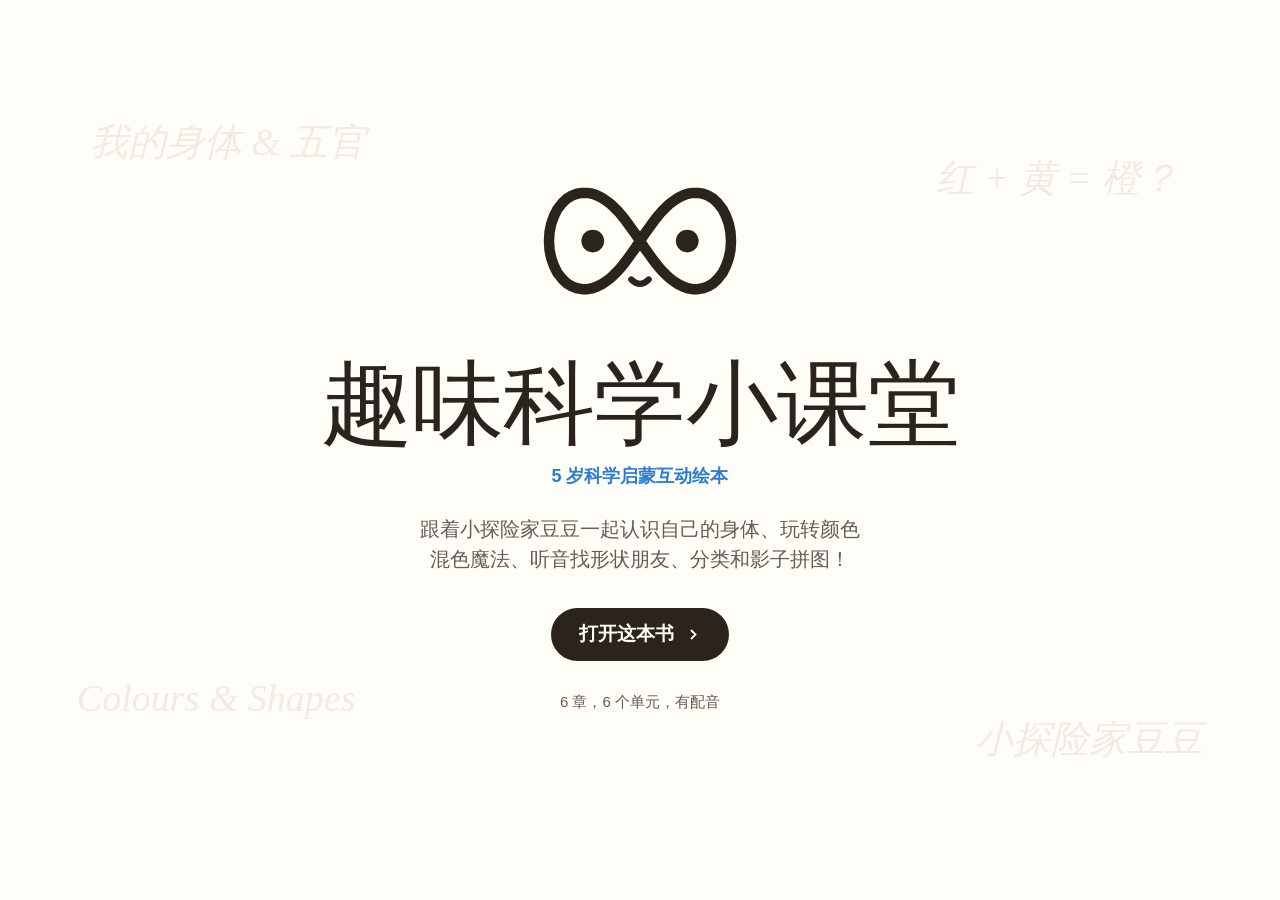
<file: index.html>
<!doctype html>
<html lang="zh">
<head>
<meta charset="utf-8">
<meta name="viewport" content="width=device-width, initial-scale=1">
<title>趣味科学小课堂 · 5岁科学启蒙互动绘本</title>
<meta name="description" content="5 岁儿童趣味科学启蒙互动动画绘本：跟着小探险家豆豆认识身体与五官、颜色混色魔法、立体与平面形状、物体分类与影子拼图。">
<link rel="icon" href="data:image/svg+xml,%3Csvg xmlns='http://www.w3.org/2000/svg' viewBox='0 0 64 64'%3E%3Crect width='64' height='64' rx='14' fill='%23ff5a5f'/%3E%3Ccircle cx='24' cy='26' r='10' fill='%23ffd93d'/%3E%3Cpolygon points='44,16 54,36 34,36' fill='%234cc9f0'/%3E%3Crect x='22' y='40' width='20' height='14' rx='4' fill='%236bcb77'/%3E%3C/svg%3E">
<link rel="stylesheet" href="lib/units.css">
<link rel="stylesheet" href="lib/contents.css">
<script src="lib/units.js"></script>
<script src="lib/contents.js"></script>
<script src="unit-art.js"></script>
<link rel="expect" href="#ch01" blocking="render">
<style>
:root {
  --ui: "PingFang SC", "Hiragino Sans GB", "HarmonyOS Sans SC", "MiSans", "Microsoft YaHei", "Noto Sans SC", sans-serif;
  --page: #fff6e5; --board: #fffdf7; --panel: #ffffff; --edge: #f0dec0;
  --chalk: #2b241d; --dim: #665c50; --faint: #a89d8e;
  --task: #ff5a5f; --quiz: #2d7dd2; --good: #2bb673;
  --top-bg: rgba(255, 253, 247, .92); --top-line: #f0dec0;
  --lift: rgba(90, 60, 20, .15); color-scheme: light;
}
body::before { background: none; }
</style>
</head>
<body>
<section id="cover">
  <div class="chalk" aria-hidden="true">
    <span style="left:7%;top:13%;--d:1.6">我的身体 &amp; 五官</span>
    <span style="right:8%;top:17%;--d:1.9">红 + 黄 = 橙？</span>
    <span style="left:6%;bottom:20%;--d:2.2">Colours &amp; Shapes</span>
    <span style="right:6%;bottom:15%;--d:2.5">小探险家豆豆</span>
  </div>
  <svg class="mascot draw" id="guide" width="210" height="147" aria-hidden="true"></svg>
  <h1>趣味科学小课堂</h1>
  <p class="kicker">5 岁科学启蒙互动绘本</p>
  <p class="lede">跟着小探险家豆豆一起认识自己的身体、玩转颜色混色魔法、听音找形状朋友、分类和影子拼图！</p>
  <div class="acts">
    <a class="btn go" href="#contents" data-t="open">开始探索<svg viewBox="0 0 16 16" aria-hidden="true"><path d="M6 2.5 11.5 8 6 13.5 4.6 12.1 8.7 8 4.6 3.9z"/></svg></a>
    <a class="btn quiet" id="resume" hidden></a>
  </div>
  <p class="meta" id="meta"></p>
</section>

<main id="contents">
  <header class="top">
    <a class="home" href="#book" aria-label="返回封面" data-t-label="toCover"><svg class="mascot" id="guideSmall" width="52" height="36" aria-hidden="true"></svg><strong>趣味科学小课堂</strong></a>
    <span class="prog" id="prog"></span>
  </header>
  <div id="units"></div>
  <p class="refs-more" id="refsMore" hidden><a href="#references"><b data-t="references">参考资料</b><span id="refsCount"></span><i data-t="viewAll">查看全部 →</i></a></p>
</main>

<main id="refpage" aria-labelledby="refsTitle">
  <header class="top">
    <a class="back" href="#contents" data-t="backToContents">← 目录</a>
    <span class="rp-book" id="rpBook"></span>
  </header>
  <section class="refs" id="references">
    <h1 id="refsTitle" tabindex="-1" data-t="references">参考资料</h1>
    <p class="lead" data-t="refsLead">课程中所引用的资料。</p>
    <ol id="refList"></ol>
  </section>
</main>

<script>
Contents.book({
  start: { unit: 1, chapter: 1 },
  units: [
    ['关于我 About Me', [['身体部位 · 五官 · 刷牙 · 眼睛 · 数一数', 5]]],
    ['我的家人 My Family', [['耳朵听声 · 皮肤安全 · 鼻子闻味 · 舌头四味 · 五感复习', 6]]],
    ['来做朋友吧！Let\'s Be Friends!', [['大和小 · 长和短测量 · 高和矮 · 比较复习', 4]]],
    ['我可爱的家 My Lovely House', [['硬和软 · 粗和滑 · 重和轻跷跷板 · 双特征', 4]]],
    ['去学校吧！Let\'s Go to School!', [['厚和薄 · 湿和干 · 热和冷 · 特征找一找', 5]]],
    ['游戏时间到！It\'s Playtime!', [['颜色 · 混色魔法 · 形状 · 分类 · 影子拼图', 4]]],
  ],
  hues: ['#ff5a5f', '#2d7dd2', '#2bb673', '#ffbe0b', '#9b59b6'],
});
</script>
</body>
</html>
</file>
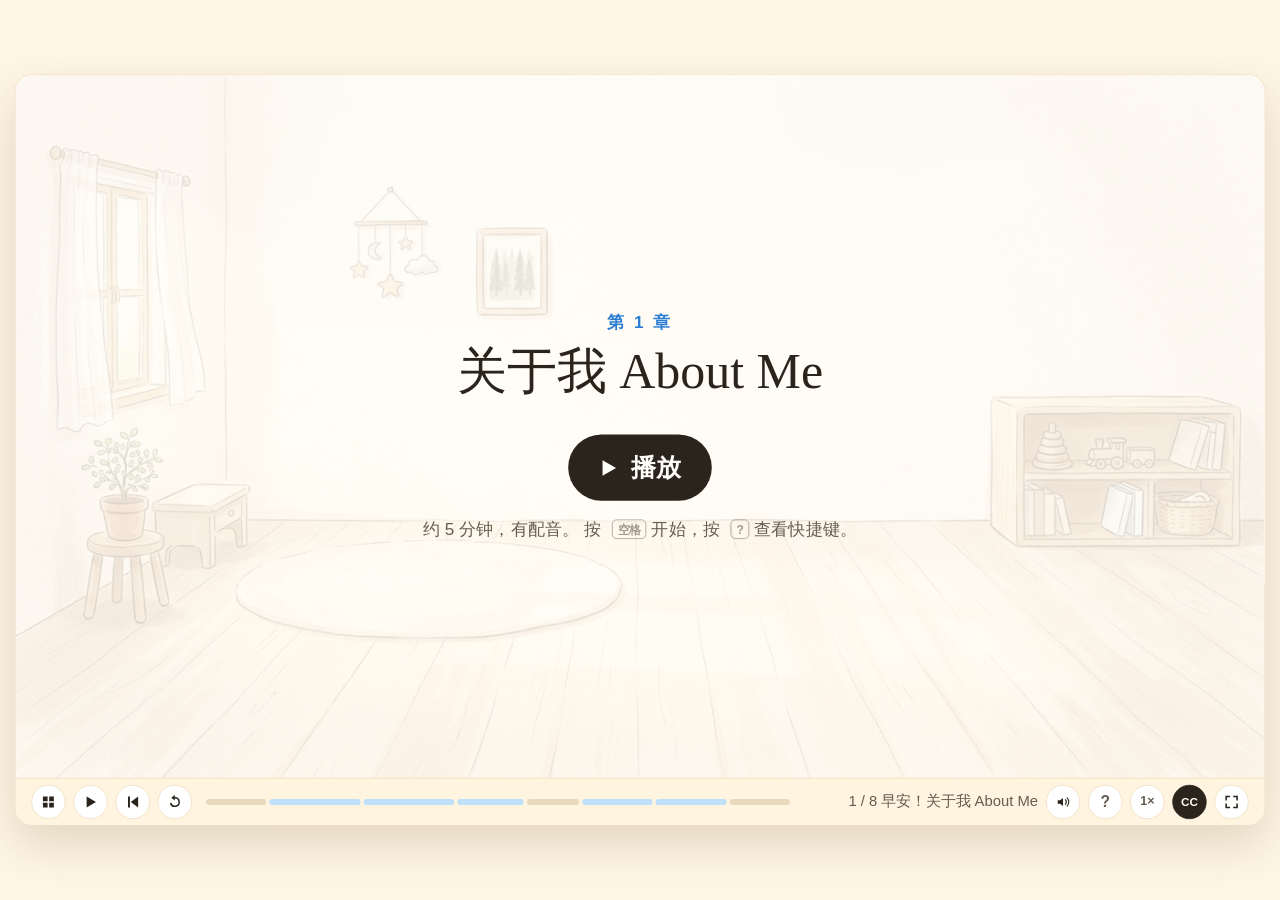
<file: ch01/index.html>
<!doctype html>
<html lang="zh">
<head>
<meta charset="utf-8">
<meta name="viewport" content="width=device-width, initial-scale=1">
<title>关于我 About Me · 趣味科学小课堂</title>
<link rel="stylesheet" href="../lib/engine.css">
<link rel="expect" href="#bar" blocking="render">
</head>
<body>
<script src="../lib/engine.js"></script>
<script src="../lib/doudou.js"></script>
<script src="audio/zh/timings.js"></script>
<script>
'use strict';
const CHAPTER = { number: 1, title: '关于我 About Me', minutes: 5, language: 'zh', film: true, questionKeys: false };
try { if (localStorage.getItem('captions') === null) setCaptions(true, false); } catch {}

/* ---------- Unit 1 绘本舞台助手（u1_ 前缀避免全局冲突） ---------- */
function u1_bg(p, imgName, veil = 0.2) {
  mk('image', { href: `../img/${imgName}`, x: 0, y: 0, width: 1600, height: 900, preserveAspectRatio: 'xMidYMid slice' }, p);
  if (veil > 0) mk('rect', { x: 0, y: 0, width: 1600, height: 900, fill: `rgba(255,253,247,${veil})` }, p);
}

function u1_txt(p, str, x, y, t0, { size = 30, fill = COL.chalk, anchor = 'start', weight = 700 } = {}) {
  const e = T(p, str, { x, y, size, fill, anchor, weight, o: 0 });
  if (t0 !== null) show(e, t0, 0.35);
  return e;
}

function u1_badge(p, label, x = 80, y = 62, fill = '#ff5a5f', t0 = 0.1) {
  const g = G(p, { x, y, o: 0 });
  const w = Math.max(160, label.length * 25 + 54);
  mk('rect', { x: 4, y: -24, width: w, height: 52, rx: 26, fill: 'rgba(60,40,10,0.14)' }, g);
  mk('rect', { x: 0, y: -28, width: w, height: 52, rx: 26, fill }, g);
  T(g, label, { x: w / 2, y: 7, size: 24, fill: '#ffffff', weight: 700, anchor: 'middle' });
  tw(g, { o: 1 }, t0, 0.3);
  return g;
}

function u1_card(p, x, y, w, h, { fill = 'rgba(255,253,247,0.93)', stroke = '#f0dec0', sw = 4, rx = 28 } = {}) {
  const g = G(p, { x, y });
  mk('rect', { x: 6, y: 10, width: w, height: h, rx, fill: 'rgba(80,50,20,0.1)' }, g);
  mk('rect', { x: 0, y: 0, width: w, height: h, rx, fill, stroke, 'stroke-width': sw }, g);
  return g;
}

const U1_SFX_CACHE = {};
function u1_playSfx(name, vol = 0.6) {
  try {
    const a = U1_SFX_CACHE[name] || (U1_SFX_CACHE[name] = new Audio(`audio/sfx/${name}.mp3`));
    a.currentTime = 0;
    a.volume = vol * +($('volume')?.value ?? 1);
    a.play().catch(() => {});
  } catch {}
}

function u1_numBadge(txt, col) {
  const sp = h('span', 'sc-swatch');
  sp.style.background = col;
  sp.style.color = '#ffffff';
  sp.style.fontWeight = '800';
  sp.style.fontSize = '18px';
  sp.style.display = 'inline-flex';
  sp.style.alignItems = 'center';
  sp.style.justifyContent = 'center';
  sp.textContent = txt;
  return sp;
}

/* 创建可点双语部位卡 + 指向线 */
function u1_makeTag(p, spec, tAt) {
  const { x, y, zh, en, col, tx, ty } = spec;
  const line = mk('line', {
    x1: x + (tx > x ? 116 : -116), y1: y,
    x2: tx, y2: ty,
    stroke: col, 'stroke-width': 3.5, 'stroke-dasharray': '7 6', 'stroke-linecap': 'round',
  }, p);
  put(line, { o: 0 });
  const dot = mk('circle', { cx: tx, cy: ty, r: 7.5, fill: col, stroke: '#ffffff', 'stroke-width': 2.5 }, p);
  put(dot, { o: 0 });
  const g = G(p, { x, y, o: 0, s: 0.8 });
  mk('rect', { x: -116, y: -36, width: 232, height: 74, rx: 22, fill: 'rgba(60,40,10,0.1)' }, g);
  mk('rect', { x: -120, y: -39, width: 236, height: 74, rx: 22, fill: 'rgba(255,253,247,0.96)', stroke: col, 'stroke-width': 3.5 }, g);
  mk('circle', { cx: -92, cy: -2, r: 10, fill: col }, g);
  T(g, zh, { x: -72, y: -6, size: 26, fill: '#2b241d', weight: 700, anchor: 'start' });
  T(g, en, { x: -72, y: 21, size: 19, fill: '#665c50', weight: 600, anchor: 'start' });
  tw(g, { o: 1, s: 1 }, tAt, 0.35, back);
  tw(line, { o: 0.85 }, tAt, 0.3);
  tw(dot, { o: 1 }, tAt, 0.3);
  return { g, line, dot };
}

/* 刷牙物品纯 SVG 图标 */
function u1_drawBrushItem(par, kind) {
  if (kind === 'toothbrush') {
    mk('g', { transform: 'rotate(-28)' }, par);
    const w = par.lastChild;
    mk('path', { d: 'M-8,44 L-5,-36 C-5,-44 5,-44 5,-36 L8,44 C8,50 -8,50 -8,44 Z', fill: '#38bdf8', stroke: '#2b241d', 'stroke-width': 3 }, w);
    mk('rect', { x: 3, y: -38, width: 22, height: 22, rx: 5, fill: '#ffffff', stroke: '#2b241d', 'stroke-width': 2.6 }, w);
    mk('path', { d: 'M8,-32 H21 M8,-26 H21 M8,-20 H21', stroke: '#90e0ef', 'stroke-width': 2.2, 'stroke-linecap': 'round' }, w);
  } else if (kind === 'toothpaste') {
    mk('g', { transform: 'rotate(-16)' }, par);
    const w = par.lastChild;
    mk('path', { d: 'M-18,-28 L18,-28 L13,34 L-13,34 Z', fill: '#ff7aa2', stroke: '#2b241d', 'stroke-width': 3, 'stroke-linejoin': 'round' }, w);
    mk('rect', { x: -20, y: -34, width: 40, height: 10, rx: 3, fill: '#ffffff', stroke: '#2b241d', 'stroke-width': 2.5 }, w);
    mk('rect', { x: -9, y: 34, width: 18, height: 14, rx: 4, fill: '#38bdf8', stroke: '#2b241d', 'stroke-width': 2.6 }, w);
    mk('path', { d: 'M-10,-4 H10 M-8,8 H8', stroke: '#ffffff', 'stroke-width': 4, 'stroke-linecap': 'round' }, w);
  } else if (kind === 'comb') {
    mk('g', { transform: 'rotate(-20)' }, par);
    const w = par.lastChild;
    mk('rect', { x: -34, y: -18, width: 68, height: 18, rx: 8, fill: '#ffd166', stroke: '#2b241d', 'stroke-width': 3 }, w);
    for (let cx = -28; cx <= 28; cx += 9) {
      mk('rect', { x: cx - 2, y: 0, width: 4, height: 24, rx: 2, fill: '#ffd166', stroke: '#2b241d', 'stroke-width': 2 }, w);
    }
  } else if (kind === 'soap') {
    mk('ellipse', { cx: 0, cy: 6, rx: 36, ry: 22, fill: '#a8e6cf', stroke: '#2b241d', 'stroke-width': 3 }, par);
    mk('ellipse', { cx: -10, cy: 0, rx: 14, ry: 6, transform: 'rotate(-18 -10 0)', fill: '#ffffff', opacity: 0.6 }, par);
    mk('circle', { cx: 22, cy: -16, r: 9, fill: '#e0fbfc', stroke: '#38bdf8', 'stroke-width': 2 }, par);
    mk('circle', { cx: 34, cy: -26, r: 5.5, fill: '#e0fbfc', stroke: '#38bdf8', 'stroke-width': 2 }, par);
  }
}

/* 眼睛能看到什么：小图标绘制 */
function u1_drawEyeConcept(par, kind) {
  if (kind === 'colours') {
    // 红苹果、黄星星、蓝气球
    mk('circle', { cx: -66, cy: 10, r: 28, fill: '#ff5a5f', stroke: '#2b241d', 'stroke-width': 2.8 }, par);
    mk('path', { d: 'M-66,-18 Q-62,-32 -52,-28', fill: 'none', stroke: '#4f772d', 'stroke-width': 4, 'stroke-linecap': 'round' }, par);
    mk('polygon', { points: '0,-24 9,-4 30,-4 13,9 19,29 0,17 -19,29 -13,9 -30,-4 -9,-4', fill: '#ffd60a', stroke: '#2b241d', 'stroke-width': 2.8, 'stroke-linejoin': 'round' }, par);
    mk('ellipse', { cx: 66, cy: 2, rx: 24, ry: 29, fill: '#38bdf8', stroke: '#2b241d', 'stroke-width': 2.8 }, par);
    mk('path', { d: 'M66,31 Q62,48 70,56', fill: 'none', stroke: '#5a3b2c', 'stroke-width': 2.6 }, par);
  } else if (kind === 'sizes') {
    // 大球 vs 小球 + 大熊轮廓 vs 小熊轮廓
    mk('circle', { cx: -48, cy: 0, r: 40, fill: '#ff9f1c', stroke: '#2b241d', 'stroke-width': 3 }, par);
    mk('path', { d: 'M-72,-14 Q-48,-28 -24,-14', fill: 'none', stroke: '#ffffff', 'stroke-width': 4, 'stroke-linecap': 'round', opacity: 0.7 }, par);
    T(par, '大 big', { x: -48, y: 58, size: 19, fill: '#2b241d', weight: 700, anchor: 'middle' });
    mk('circle', { cx: 52, cy: 18, r: 20, fill: '#2ec4b6', stroke: '#2b241d', 'stroke-width': 3 }, par);
    T(par, '小 small', { x: 52, y: 58, size: 19, fill: '#2b241d', weight: 700, anchor: 'middle' });
  } else if (kind === 'shapes') {
    mk('circle', { cx: -64, cy: 6, r: 26, fill: '#ff70a6', stroke: '#2b241d', 'stroke-width': 2.8 }, par);
    mk('rect', { x: -24, y: -18, width: 48, height: 48, rx: 6, fill: '#8ac926', stroke: '#2b241d', 'stroke-width': 2.8 }, par);
    mk('polygon', { points: '66,-22 38,28 94,28', fill: '#3a86ff', stroke: '#2b241d', 'stroke-width': 2.8, 'stroke-linejoin': 'round' }, par);
  }
}

/* ---------- 听音找一找配置 ---------- */
let u1BodyThings = [];
const U1_BODY_ASKS = [
  { word: '头', clip: 'q-head', again: 'r-head' },
  { word: '肩膀', clip: 'q-shoulder', again: 'r-shoulder' },
  { word: '手指', clip: 'q-finger', again: 'r-finger' },
  { word: '膝盖', clip: 'q-knee', again: 'r-knee' },
  { word: '脚趾', clip: 'q-toe', again: 'r-toe' },
];

let u1FaceThings = [];
const U1_FACE_ASKS = [
  { word: '眼睛', clip: 'q-eye', again: 'r-eye' },
  { word: '耳朵', clip: 'q-ear', again: 'r-ear' },
  { word: '鼻子', clip: 'q-nose', again: 'r-nose' },
  { word: '脸颊', clip: 'q-cheek', again: 'r-cheek' },
  { word: '牙齿', clip: 'q-teeth', again: 'r-teeth' },
];

/* ---------- 节拍时间线 BEATS ---------- */
const BEATS = [
  /* 1. 开场：早安！小探险家豆豆 */
  ['u1_intro', '早安！关于我 About Me', (m, D) => {
    const p = panel(0);
    u1_bg(p, 'bg_u1_bedroom.jpg', 0.16);
    sfx('u1_intro', 0.2, 'bell', 0.55);

    u1_badge(p, '单元 1 · 关于我 About Me', 84, 62, '#ff5a5f', 0.1);
    const titleBox = u1_card(p, 585, 130, 880, 240, { fill: 'rgba(255,255,255,0.94)', stroke: '#ffbe0b', sw: 5, rx: 36 });
    T(titleBox, '关于我 · About Me', { x: 440, y: 105, size: 64, fill: '#ff5a5f', weight: 700, anchor: 'middle' });
    T(titleBox, '跟着小探险家豆豆认识自己的身体和五官！', { x: 440, y: 178, size: 30, fill: '#2d7dd2', weight: 700, anchor: 'middle' });
    put(titleBox, { o: 0, s: 0.86 }); tw(titleBox, { o: 1, s: 1 }, 0.2, 0.5, back);

    const expWrap = G(p, { x: 350, y: 575, o: 0 });
    const exp = Doudou.create(expWrap, { x: 0, y: 0, s: 1.62, hat: false, scarf: false, barefoot: true, eyeColor: 'brown', expr: 'happy', armL: 26, armR: -120 });
    tw(expWrap, { o: 1, y: 525 }, 0.2, 0.6, out);

    const previewCards = [
      ['m_body', '我的身体 My body', '#ff5a5f', 775, 495, 'circle'],
      ['m_face', '我的脸 My face', '#f77f00', 1185, 495, 'star'],
      ['m_eyes', '神奇眼睛 My eyes', '#2d7dd2', 775, 650, 'eye'],
      ['m_go',   '红绿灯与数数', '#2bb673', 1185, 650, 'sq'],
    ];
    previewCards.forEach(([mkName, label, col, tx, ty, icon]) => {
      const b = G(p, { x: tx, y: ty, o: 0, s: 0.82 });
      mk('rect', { x: -175, y: -44, width: 350, height: 88, rx: 28, fill: '#ffffff', stroke: col, 'stroke-width': 4 }, b);
      if (icon === 'circle') mk('circle', { cx: -125, cy: 0, r: 16, fill: col }, b);
      else if (icon === 'star') mk('polygon', { points: '-125,-18 -119,-5 -106,-5 -116,4 -112,17 -125,9 -138,17 -134,4 -144,-5 -131,-5', fill: col }, b);
      else if (icon === 'eye') {
        mk('ellipse', { cx: -125, cy: 0, rx: 19, ry: 12, fill: '#ffffff', stroke: col, 'stroke-width': 3.5 }, b);
        mk('circle', { cx: -125, cy: 0, r: 6.5, fill: col }, b);
      } else {
        mk('rect', { x: -139, y: -14, width: 28, height: 28, rx: 6, fill: col }, b);
      }
      T(b, label, { x: 24, y: 10, size: 28, fill: col, weight: 700, anchor: 'middle' });
      const tAt = m(mkName);
      tw(b, { o: 1, s: 1 }, tAt, 0.36, back);
      sfx('u1_intro', tAt, 'pop', 0.45);
    });

    clockRun(t => {
      Doudou.animateIdle(exp, t, { armL: 26, armR: -120 + 18 * Math.sin(t * 6.5) });
    }, D, { tail: true });
  }, { lead: false }],

  /* 2. 我的身体 My body（10 部位标注 + findWords 听音点身体） */
  ['u1_body', '我的身体 My body', (m, D) => {
    const p = panel(0);
    u1_bg(p, 'bg_u1_bedroom.jpg', 0.22);
    u1_badge(p, '我的身体 My body', 84, 60, '#ff5a5f', 0.1);
    const bar = u1_card(p, 470, 32, 1020, 58, { fill: 'rgba(255,255,255,0.94)', stroke: '#ff5a5f', sw: 3, rx: 29 });
    T(bar, '听听小豆豆的提示，点一点身体部位（中文 + English）！', { x: 510, y: 38, size: 25, fill: '#2b241d', weight: 700, anchor: 'middle' });

    const expWrap = G(p, { x: 800, y: 510 });
    const exp = Doudou.create(expWrap, { x: 0, y: 0, s: 1.72, hat: false, scarf: false, barefoot: true, eyeColor: 'brown', expr: 'happy', armL: 34, armR: -34 });

    const bodySpecs = [
      { mk: 'b_head',     x: 215, y: 205, zh: '头',   en: 'head',     col: '#ff5a5f', tx: 750, ty: 318, clip: 'w-head',     part: 'head',     side: 'right' },
      { mk: 'b_shoulder', x: 215, y: 340, zh: '肩膀', en: 'shoulder', col: '#f77f00', tx: 742, ty: 468, clip: 'w-shoulder', part: 'shoulder', side: 'right' },
      { mk: 'b_arm',      x: 215, y: 475, zh: '手臂', en: 'arm',      col: '#2d7dd2', tx: 706, ty: 510, clip: 'w-arm',      part: 'arm',      side: 'right' },
      { mk: 'b_hand',     x: 215, y: 610, zh: '手',   en: 'hand',     col: '#9d4edd', tx: 676, ty: 558, clip: 'w-hand',     part: 'hand',     side: 'right' },
      { mk: 'b_leg',      x: 215, y: 745, zh: '腿',   en: 'leg',      col: '#2bb673', tx: 766, ty: 636, clip: 'w-leg',      part: 'leg',      side: 'right' },

      { mk: 'b_neck',     x: 1385, y: 205, zh: '颈项', en: 'neck',    col: '#e07a5f', tx: 816, ty: 452, clip: 'w-neck',     part: 'neck',     side: 'left' },
      { mk: 'b_finger',   x: 1385, y: 340, zh: '手指', en: 'finger',  col: '#ef476f', tx: 936, ty: 562, clip: 'w-finger',   part: 'finger',   side: 'left' },
      { mk: 'b_knee',     x: 1385, y: 475, zh: '膝盖', en: 'knee',    col: '#00a8e8', tx: 834, ty: 675, clip: 'w-knee',     part: 'knee',     side: 'left' },
      { mk: 'b_foot',     x: 1385, y: 610, zh: '脚',   en: 'foot',    col: '#7b2cbf', tx: 838, ty: 758, clip: 'w-foot',     part: 'foot',     side: 'left' },
      { mk: 'b_toe',      x: 1385, y: 745, zh: '脚趾', en: 'toe',     col: '#2a9d8f', tx: 862, ty: 778, clip: 'w-toe',      part: 'toe',      side: 'left' },
    ];

    const bodyMap = {};
    bodySpecs.forEach(sp => {
      const tAt = m(sp.mk);
      const { g } = u1_makeTag(p, sp, tAt);
      sfx('u1_body', tAt, 'pop', 0.42);
      bodyMap[sp.part] = g;
      g.addEventListener('pointerdown', () => {
        exp.highlightPart(sp.part, true);
        setTimeout(() => exp.highlightPart(sp.part, false), 900);
      });
    });
    u1BodyThings = [
      { g: bodyMap.head,     word: '头',   clip: 'w-head',     side: 'right' },
      { g: bodyMap.shoulder, word: '肩膀', clip: 'w-shoulder', side: 'right' },
      { g: bodyMap.arm,      word: '手臂', clip: 'w-arm',      side: 'right' },
      { g: bodyMap.hand,     word: '手',   clip: 'w-hand',     side: 'right' },
      { g: bodyMap.leg,      word: '腿',   clip: 'w-leg',      side: 'right' },
      { g: bodyMap.neck,     word: '颈项', clip: 'w-neck',     side: 'left' },
      { g: bodyMap.finger,   word: '手指', clip: 'w-finger',   side: 'left' },
      { g: bodyMap.knee,     word: '膝盖', clip: 'w-knee',     side: 'left' },
      { g: bodyMap.foot,     word: '脚',   clip: 'w-foot',     side: 'left' },
      { g: bodyMap.toe,      word: '脚趾', clip: 'w-toe',      side: 'left' },
    ];

    clockRun(t => {
      Doudou.animateIdle(exp, t, { armL: 34, armR: -34 });
    }, D, { tail: true });
  }, {
    lead: false,
    ask: done => findWords(u1BodyThings, U1_BODY_ASKS, done, { end: 'q-body-done', there: 'q-there', minBox: 110 }),
    video: false,
  }],

  /* 3. 我的脸 My face（圆镜特写 + 9 五官 findWords 互动） */
  ['u1_face', '我的脸 My face', (m, D) => {
    const p = panel(0);
    u1_bg(p, 'bg_u1_bathroom.jpg', 0.16);
    u1_badge(p, '我的脸 My face', 84, 60, '#f77f00', 0.1);
    const bar = u1_card(p, 470, 32, 1020, 58, { fill: 'rgba(255,255,255,0.94)', stroke: '#f77f00', sw: 3, rx: 29 });
    T(bar, '照一照小镜子，听声音点一点豆豆的五官！', { x: 510, y: 38, size: 25, fill: '#2b241d', weight: 700, anchor: 'middle' });

    const { inst: faceExp } = Doudou.createFacePortrait(p, {
      x: 800, y: 495, r: 235,
      bg: '#fff8ec', frameColor: '#f2cf8d', showFrame: true,
      hat: false, scarf: true, eyeColor: 'brown', expr: 'happy',
    });

    const faceSpecs = [
      { mk: 'f_hair',     x: 215, y: 205, zh: '头发', en: 'hair',     col: '#6b4029', tx: 721, ty: 376, clip: 'w-hair',     part: 'hair',     side: 'right' },
      { mk: 'f_forehead', x: 215, y: 340, zh: '额头', en: 'forehead', col: '#ff9f1c', tx: 765, ty: 419, clip: 'w-forehead', part: 'forehead', side: 'right' },
      { mk: 'f_eyebrow',  x: 215, y: 475, zh: '眉毛', en: 'eyebrow',  col: '#9d4edd', tx: 738, ty: 439, clip: 'w-eyebrow',  part: 'eyebrow',  side: 'right' },
      { mk: 'f_eye',      x: 215, y: 610, zh: '眼睛', en: 'eye',      col: '#2d7dd2', tx: 738, ty: 501, clip: 'w-eye',      part: 'eye',      side: 'right' },
      { mk: 'f_ear',      x: 215, y: 745, zh: '耳朵', en: 'ear',      col: '#e76f51', tx: 631, ty: 535, clip: 'w-ear',      part: 'ear',      side: 'right' },

      { mk: 'f_nose',     x: 1385, y: 245, zh: '鼻子', en: 'nose',    col: '#2bb673', tx: 800, ty: 532, clip: 'w-nose',     part: 'nose',     side: 'left' },
      { mk: 'f_cheek',    x: 1385, y: 405, zh: '脸颊', en: 'cheek',   col: '#ff5a5f', tx: 899, ty: 551, clip: 'w-cheek',    part: 'cheek',    side: 'left' },
      { mk: 'f_mouth',    x: 1385, y: 565, zh: '嘴',   en: 'mouth',   col: '#d62828', tx: 837, ty: 584, clip: 'w-mouth',    part: 'mouth',    side: 'left' },
      { mk: 'f_teeth',    x: 1385, y: 725, zh: '牙齿', en: 'teeth',   col: '#0096c7', tx: 800, ty: 591, clip: 'w-teeth',    part: 'mouth',    side: 'left' },
    ];

    const faceMap = {};
    faceSpecs.forEach(sp => {
      const tAt = m(sp.mk);
      const { g } = u1_makeTag(p, sp, tAt);
      sfx('u1_face', tAt, 'pop', 0.42);
      faceMap[sp.zh] = g;
      g.addEventListener('pointerdown', () => {
        if (sp.zh === '牙齿') faceExp.setExpr('teeth');
        faceExp.highlightPart(sp.part, true);
        setTimeout(() => faceExp.highlightPart(sp.part, false), 900);
      });
    });
    u1FaceThings = [
      { g: faceMap['头发'], word: '头发', clip: 'w-hair',     side: 'right' },
      { g: faceMap['额头'], word: '额头', clip: 'w-forehead', side: 'right' },
      { g: faceMap['眉毛'], word: '眉毛', clip: 'w-eyebrow',  side: 'right' },
      { g: faceMap['眼睛'], word: '眼睛', clip: 'w-eye',      side: 'right' },
      { g: faceMap['耳朵'], word: '耳朵', clip: 'w-ear',      side: 'right' },
      { g: faceMap['鼻子'], word: '鼻子', clip: 'w-nose',     side: 'left' },
      { g: faceMap['脸颊'], word: '脸颊', clip: 'w-cheek',    side: 'left' },
      { g: faceMap['嘴'],   word: '嘴',   clip: 'w-mouth',    side: 'left' },
      { g: faceMap['牙齿'], word: '牙齿', clip: 'w-teeth',    side: 'left' },
    ];

    const tTeeth = m('f_teeth');
    clockRun(t => {
      Doudou.animateIdle(faceExp, t, { armL: 6, armR: -6 });
      if (t >= tTeeth) faceExp.setExpr('teeth');
    }, D, { tail: true });
  }, {
    lead: false,
    ask: done => findWords(u1FaceThings, U1_FACE_ASKS, done, { end: 'q-face-done', there: 'q-there', minBox: 110 }),
    video: false,
  }],

  /* 4. 刷牙小卫士（4 选 2 拖拽/轻点给豆豆刷牙起泡泡） */
  ['u1_brush', '刷牙小卫士 Brush Teeth', (m, D) => {
    const p = panel(0);
    u1_bg(p, 'bg_u1_bathroom.jpg', 0.14);
    u1_badge(p, '综合互动 · 刷牙小卫士', 84, 60, '#00a8e8', 0.1);

    const board = u1_card(p, 80, 115, 800, 720, { fill: 'rgba(255,253,247,0.95)', stroke: '#90e0ef', sw: 5, rx: 32 });
    T(board, '把刷牙用的两样物品拖给豆豆，或轻点它们！', { x: 400, y: 46, size: 26, fill: '#2b241d', weight: 700, anchor: 'middle' });
    mk('path', { d: 'M36 530 H764', stroke: '#d8ecf2', 'stroke-width': 3, 'stroke-dasharray': '10 8' }, board);
    mk('rect', { x: 260, y: 120, width: 280, height: 325, rx: 140, fill: '#f2fbff', stroke: '#38bdf8', 'stroke-width': 3.5, 'stroke-dasharray': '10 8' }, board);

    const expWrap = G(p, { x: 480, y: 390 });
    const exp = Doudou.create(expWrap, { x: 0, y: 0, s: 1.32, hat: false, scarf: false, eyeColor: 'brown', expr: 'teeth', armL: 16, armR: -16 });

    const tray = G(p, { x: 0, y: 0, o: 0 });
    S.brushTray = tray;
    const previewSpecs = [
      ['toothbrush', 180, 715, '牙刷 toothbrush', '#0284c7'],
      ['comb',       380, 715, '梳子 comb',       '#b45309'],
      ['toothpaste', 580, 715, '牙膏 toothpaste', '#db2777'],
      ['soap',       780, 715, '香皂 soap',       '#0f766e'],
    ];
    previewSpecs.forEach(([kind, px, py, lbl, lcol]) => {
      const g = G(tray, { x: px, y: py });
      mk('rect', { x: -78, y: -56, width: 156, height: 120, rx: 22, fill: '#ffffff', stroke: '#e2e8f0', 'stroke-width': 3 }, g);
      u1_drawBrushItem(g, kind);
      T(g, lbl, { x: 0, y: 84, size: 20, fill: lcol, weight: 700, anchor: 'middle' });
    });
    show(tray, m('br_items', 0), 0.4);
    S.brushDoudou = exp;

    clockRun(t => {
      Doudou.animateIdle(exp, t, { armL: 16, armR: -16 });
    }, D, { tail: true });
    void board;
  }, {
    lead: false,
    hold: 1.6,
    ask: done => quiz({ x: 915, y: 175, w: 605, cls: 'side' }, [{
      id: 'u1-q-brush',
      prompt: ['圈出刷牙时会用到的两样物品 · 拖给豆豆或轻点它们！'],
      build: (body, api) => {
        if (S.brushTray) S.brushTray.style.display = 'none';
        const L = qlayer();
        const progEl = h('div', 'sc-progress', '已找到 0 / 2 样刷牙好帮手 · 拖给豆豆或轻点物品');
        body.append(progEl);

        const stage = $('stage');
        const pt = e => {
          const r = stage.getBoundingClientRect();
          return [(e.clientX - r.left) * SW / r.width, (e.clientY - r.top) * SH / r.height];
        };

        const SLOTS = {
          left:  { x: 345, y: 380, filled: false },
          right: { x: 615, y: 380, filled: false },
        };

        const itemDefs = [
          { id: 'toothbrush', label: '牙刷 toothbrush', col: '#0284c7', home: [180, 715], slot: 'left',  correct: true,  hint: '' },
          { id: 'comb',       label: '梳子 comb',       col: '#b45309', home: [380, 715], slot: null,    correct: false, hint: '梳子是用来梳头发的哦，不能用来刷牙齿！' },
          { id: 'toothpaste', label: '牙膏 toothpaste', col: '#db2777', home: [580, 715], slot: 'right', correct: true,  hint: '' },
          { id: 'soap',       label: '香皂 soap',       col: '#0f766e', home: [780, 715], slot: null,    correct: false, hint: '香皂是用来洗手洗澡的，吃进嘴巴会吐泡泡啦！' },
        ];

        let locked = false, foundCount = 0;
        const nodes = [];

        const celebrate = () => {
          progEl.textContent = '已找到 2 / 2 样 · 牙齿刷得白白亮亮！';
          const fxG = G(L, { x: 480, y: 350, o: 0, s: 0.6 });
          const bubbles = [[-90, -40, 14], [95, -30, 12], [-70, 45, 10], [80, 48, 13], [0, -85, 11]];
          bubbles.forEach(([bx, by, br]) => {
            mk('circle', { cx: bx, cy: by, r: br, fill: '#e0f7ff', stroke: '#38bdf8', 'stroke-width': 2.5 }, fxG);
            mk('circle', { cx: bx - br * 0.3, cy: by - br * 0.3, r: br * 0.25, fill: '#ffffff' }, fxG);
          });
          mk('polygon', { points: '-120,-85 -114,-73 -102,-73 -111,-66 -108,-54 -120,-61 -132,-54 -129,-66 -138,-73 -126,-73', fill: '#ffd60a' }, fxG);
          mk('polygon', { points: '122,-80 128,-68 140,-68 131,-61 134,-49 122,-56 110,-49 113,-61 104,-68 116,-68', fill: '#ffd60a' }, fxG);
          fx(fxG, { o: 1, s: 1.05 }, 0.05, 0.4, back);
          u1_playSfx('splash', 0.55);
          u1_playSfx('applause', 0.55);
          if (S.brushDoudou) S.brushDoudou.setExpr('teeth');
          api.grade(true, '太棒了！刷牙需要牙刷（toothbrush）和牙膏（toothpaste），每天早晚刷牙牙齿才健康！');
        };

        const placeCorrect = item => {
          if (item.placed) return;
          item.placed = true;
          const sl = SLOTS[item.slot];
          sl.filled = true;
          foundCount++;
          fx(item.g, { x: sl.x, y: sl.y, s: 1.08 }, 0, 0.3, back);
          u1_playSfx('chime', 0.6);
          if (foundCount === 2) celebrate();
          else progEl.textContent = '已找到 1 / 2 样 · 再找出另一样刷牙工具吧！';
        };

        const tryPlace = (item, x, y, tapMode = false) => {
          if (locked || item.placed) return;
          const inDropZone = tapMode || (x >= 200 && x <= 760 && y >= 180 && y <= 575);
          if (!inDropZone) {
            fx(item.g, { x: item.home[0], y: item.home[1] }, 0, 0.25, out);
            return;
          }
          if (!item.correct) {
            u1_playSfx('boing', 0.55);
            fx(item.g, { x: item.home[0], y: item.home[1] }, 0, 0.28, out);
            shakeFx(item.g);
            if (S.brushDoudou) {
              S.brushDoudou.setExpr('curious');
              setTimeout(() => S.brushDoudou?.setExpr('teeth'), 1200);
            }
            api.grade(false, item.hint);
            return;
          }
          placeCorrect(item);
        };

        itemDefs.forEach(def => {
          const g = G(L, { x: def.home[0], y: def.home[1] });
          g.classList.add('sc-drag');
          g.setAttribute('tabindex', '0');
          g.setAttribute('role', 'button');
          g.setAttribute('aria-label', def.label);
          mk('rect', { x: -78, y: -56, width: 156, height: 120, rx: 22, fill: '#ffffff', stroke: def.col, 'stroke-width': 3 }, g);
          u1_drawBrushItem(g, def.id);
          T(g, def.label, { x: 0, y: 84, size: 20, fill: def.col, weight: 700, anchor: 'middle' });
          const item = { ...def, g, placed: false };
          nodes.push(item);

          let drag = null;
          g.addEventListener('pointerdown', e => {
            if (locked || item.placed) return;
            e.preventDefault();
            const p0 = pt(e);
            drag = { dx: p0[0] - st(g).x, dy: p0[1] - st(g).y, sx: p0[0], sy: p0[1], moved: false };
            L.append(g);
            g.setPointerCapture(e.pointerId);
          });
          g.addEventListener('pointermove', e => {
            if (!drag) return;
            const p0 = pt(e);
            if (Math.hypot(p0[0] - drag.sx, p0[1] - drag.sy) > 8) drag.moved = true;
            if (drag.moved) put(g, { x: p0[0] - drag.dx, y: p0[1] - drag.dy });
          });
          const endDrag = () => {
            if (!drag) return;
            const moved = drag.moved;
            drag = null;
            tryPlace(item, st(g).x, st(g).y, !moved);
          };
          g.addEventListener('pointerup', endDrag);
          g.addEventListener('lostpointercapture', endDrag);
          keyAct(g, () => tryPlace(item, def.home[0], def.home[1], true));
        });

        return {
          hint: [kbd('1–4'), ' 选择物品 · 或直接拖到豆豆嘴边'],
          reveal() {
            nodes.filter(n => n.correct && !n.placed).forEach(placeCorrect);
            return '刷牙会用到牙刷（toothbrush）和牙膏（toothpaste）！';
          },
          lock() { locked = true; nodes.forEach(n => { n.g.style.cursor = 'default'; }); },
          key(e) {
            const idx = +e.key - 1;
            if (idx >= 0 && idx < nodes.length) {
              const it = nodes[idx];
              tryPlace(it, it.home[0], it.home[1], true);
              return true;
            }
            return false;
          },
        };
      },
    }], done, '刷牙小卫士'),
  }],

  /* 5. 神奇的眼睛 My eyes（瞳色变化 + 颜色/大小/形状观察） */
  ['u1_eyes', '神奇的眼睛 My eyes', (m, D) => {
    const p = panel(0);
    u1_bg(p, 'bg_u1_park.jpg', 0.22);
    u1_badge(p, '我的眼睛 My eyes', 84, 60, '#2d7dd2', 0.1);

    // 上半区：不同人的眼睛颜色
    const topCard = u1_card(p, 90, 114, 1420, 326, { fill: 'rgba(255,253,247,0.93)', stroke: '#90cdf4', sw: 4 });
    T(topCard, '我有两只眼睛，人的眼睛有不同的颜色 · Different eye colours', { x: 710, y: 46, size: 28, fill: '#1b5fa8', weight: 700, anchor: 'middle' });

    const eyeAvatars = [
      ['e_brown', 'brown', '棕色 Brown', '#7c4828', 290],
      ['e_blue',  'blue',  '蓝色 Blue',  '#2d7dd2', 710],
      ['e_green', 'green', '绿色 Green', '#2bb673', 1130],
    ];
    const portraits = [];
    eyeAvatars.forEach(([mkName, preset, label, col, ax], idx) => {
      const wrap = G(topCard, { x: ax, y: 175, o: 0, s: 0.78 });
      const { inst } = Doudou.createFacePortrait(wrap, {
        x: 0, y: 0, r: 88, bg: '#fff5e4', frameColor: '#f2cf8d', showFrame: true,
        hat: false, scarf: true, eyeColor: preset, expr: 'happy',
      });
      T(wrap, label, { x: 0, y: 124, size: 25, fill: col, weight: 700, anchor: 'middle' });
      const tAt = m(mkName);
      tw(wrap, { o: 1, s: 1 }, tAt, 0.4, back);
      sfx('u1_eyes', tAt, 'pop', 0.45);
      portraits.push({ inst, ph: idx * 0.9 });
    });

    // 下半区：我能够看到……
    const botCard = u1_card(p, 90, 466, 1420, 368, { fill: 'rgba(255,253,247,0.93)', stroke: '#ffd166', sw: 4 });
    T(botCard, '我能够看到…… I can see...', { x: 710, y: 46, size: 28, fill: '#b87400', weight: 700, anchor: 'middle' });

    const seeCards = [
      ['e_col',   'colours', '不同的颜色', 'different colours', '#ff5a5f', 250],
      ['e_size',  'sizes',   '不同的大小', 'different sizes',   '#f77f00', 710],
      ['e_shape', 'shapes',  '不同的形状', 'different shapes',  '#2bb673', 1170],
    ];
    seeCards.forEach(([mkName, kind, zh, en, col, cx]) => {
      const cg = G(botCard, { x: cx, y: 205, o: 0, s: 0.8 });
      mk('rect', { x: -200, y: -128, width: 400, height: 262, rx: 24, fill: '#ffffff', stroke: col, 'stroke-width': 3.5 }, cg);
      const art = G(cg, { x: 0, y: -38 });
      u1_drawEyeConcept(art, kind);
      T(cg, zh, { x: 0, y: 74, size: 29, fill: '#2b241d', weight: 700, anchor: 'middle' });
      T(cg, en, { x: 0, y: 108, size: 22, fill: '#665c50', weight: 600, anchor: 'middle' });
      const tAt = m(mkName);
      tw(cg, { o: 1, s: 1 }, tAt, 0.42, back);
      sfx('u1_eyes', tAt, 'chime', 0.45);
    });

    clockRun(t => {
      portraits.forEach(({ inst, ph }) => Doudou.animateIdle(inst, t + ph, { armL: 6, armR: -6 }));
    }, D, { tail: true });
  }, { lead: false }],

  /* 6. 红绿灯大挑战（拖拉/轻点安装红、黄、绿灯泡，绿灯小车出发！） */
  ['u1_traffic', '红绿灯大挑战 Traffic Light', (m, D) => {
    const p = panel(0);
    u1_bg(p, 'bg_u1_park.jpg', 0.14);
    u1_badge(p, '观察挑战 · 红绿灯三种颜色', 84, 60, '#2bb673', 0.1);

    const board = u1_card(p, 80, 115, 800, 720, { fill: 'rgba(255,253,247,0.95)', stroke: '#a8e6cf', sw: 5, rx: 32 });
    T(board, '把正确的红、黄、绿灯泡拖进红绿灯！', { x: 400, y: 46, size: 27, fill: '#2b241d', weight: 700, anchor: 'middle' });
    mk('path', { d: 'M36 530 H764', stroke: '#dfeadc', 'stroke-width': 3, 'stroke-dasharray': '10 8' }, board);

    // 路边小汽车与斑马线
    mk('rect', { x: 36, y: 448, width: 728, height: 64, rx: 14, fill: '#64748b' }, board);
    for (let sx = 70; sx < 700; sx += 95) {
      mk('rect', { x: sx, y: 475, width: 48, height: 10, rx: 4, fill: '#f8fafc' }, board);
    }

    // 豆豆拿放大镜站在左边
    const expWrap = G(p, { x: 205, y: 395 });
    const exp = Doudou.create(expWrap, { x: 0, y: 0, s: 1.04, hat: true, scarf: true, prop: 'magnifier', propSide: 'L', eyeColor: 'brown', expr: 'happy', armL: 24, armR: -14 });
    S.trafficDoudou = exp;

    // 卡通红绿灯柱（舞台坐标：灯壳 x=400, y=180..495）
    mk('rect', { x: 386, y: 470, width: 28, height: 105, rx: 8, fill: '#475569', stroke: '#2b241d', 'stroke-width': 3 }, p);
    mk('rect', { x: 344, y: 185, width: 112, height: 295, rx: 32, fill: '#334155', stroke: '#2b241d', 'stroke-width': 4 }, p);
    // 三个虚线空灯座
    mk('circle', { cx: 400, cy: 245, r: 34, fill: '#1e293b', stroke: '#ff5a5f', 'stroke-width': 3.5, 'stroke-dasharray': '8 6' }, p);
    mk('circle', { cx: 400, cy: 332, r: 34, fill: '#1e293b', stroke: '#ffd60a', 'stroke-width': 3.5, 'stroke-dasharray': '8 6' }, p);
    mk('circle', { cx: 400, cy: 419, r: 34, fill: '#1e293b', stroke: '#2bb673', 'stroke-width': 3.5, 'stroke-dasharray': '8 6' }, p);

    // 可爱卡通小汽车（等待绿灯亮起驶过）
    const car = G(p, { x: 650, y: 540 });
    mk('path', { d: 'M-82,12 C-82,-12 -64,-18 -46,-18 L-28,-46 C-22,-54 22,-54 28,-46 L46,-18 C66,-18 82,-10 82,12 L82,26 C82,34 74,36 66,36 L-66,36 C-74,36 -82,34 -82,26 Z', fill: '#38bdf8', stroke: '#2b241d', 'stroke-width': 3.5, 'stroke-linejoin': 'round' }, car);
    mk('path', { d: 'M-22,-40 L22,-40 L34,-18 L-34,-18 Z', fill: '#e0f7ff', stroke: '#2b241d', 'stroke-width': 2.6, 'stroke-linejoin': 'round' }, car);
    mk('circle', { cx: -46, cy: 36, r: 17, fill: '#334155', stroke: '#2b241d', 'stroke-width': 3 }, car);
    mk('circle', { cx: -46, cy: 36, r: 7, fill: '#e2e8f0' }, car);
    mk('circle', { cx: 46, cy: 36, r: 17, fill: '#334155', stroke: '#2b241d', 'stroke-width': 3 }, car);
    mk('circle', { cx: 46, cy: 36, r: 7, fill: '#e2e8f0' }, car);
    S.trafficCar = car;

    const tray = G(p, { x: 0, y: 0, o: 0 });
    S.trafficTray = tray;
    const bulbPreview = [
      ['红色红灯', '#ff5a5f', 190, 725],
      ['紫色干扰', '#9d4edd', 390, 725],
      ['黄色黄灯', '#ffd60a', 580, 725],
      ['绿色绿灯', '#2bb673', 770, 725],
    ];
    bulbPreview.forEach(([lbl, hex, bx, by]) => {
      const g = G(tray, { x: bx, y: by });
      mk('circle', { cx: 0, cy: 0, r: 34, fill: hex, stroke: '#2b241d', 'stroke-width': 3.5 }, g);
      mk('ellipse', { cx: -10, cy: -12, rx: 10, ry: 5, transform: 'rotate(-28 -10 -12)', fill: '#ffffff', opacity: 0.6 }, g);
      T(g, lbl, { x: 0, y: 62, size: 20, fill: '#2b241d', weight: 700, anchor: 'middle' });
    });
    show(tray, m('tr_go', 0), 0.35);

    clockRun(t => {
      Doudou.animateIdle(exp, t, { armL: 24, armR: -14 });
    }, D, { tail: true });
  }, {
    lead: false,
    hold: 1.6,
    ask: done => quiz({ x: 915, y: 175, w: 605, cls: 'side' }, [{
      id: 'u1-q-traffic',
      prompt: ['把红、黄、绿三种颜色的灯泡装进红绿灯吧！'],
      build: (body, api) => {
        if (S.trafficTray) S.trafficTray.style.display = 'none';
        const L = qlayer();
        const progEl = h('div', 'sc-progress', '已点亮 0 / 3 盏灯 · 拖进红绿灯或轻点灯泡');
        body.append(progEl);

        const stage = $('stage');
        const pt = e => {
          const r = stage.getBoundingClientRect();
          return [(e.clientX - r.left) * SW / r.width, (e.clientY - r.top) * SH / r.height];
        };

        const SLOTS = {
          red:    { x: 400, y: 245, filled: false },
          yellow: { x: 400, y: 332, filled: false },
          green:  { x: 400, y: 419, filled: false },
        };

        const bulbs = [
          { id: 'red',    label: '红灯 red',    hex: '#ff5a5f', home: [190, 725], slot: 'red',    hint: '' },
          { id: 'purple', label: '紫灯 purple', hex: '#9d4edd', home: [390, 725], slot: null,     hint: '红绿灯里没有紫色哦！找找红、黄、绿三种颜色吧。' },
          { id: 'yellow', label: '黄灯 yellow', hex: '#ffd60a', home: [580, 725], slot: 'yellow', hint: '' },
          { id: 'green',  label: '绿灯 green',  hex: '#2bb673', home: [770, 725], slot: 'green',  hint: '' },
        ];

        let locked = false, count = 0;
        const nodes = [];

        const finishLights = () => {
          progEl.textContent = '红灯停、黄灯等、绿灯亮啦 · 小汽车安全出发！';
          u1_playSfx('bell', 0.55);
          u1_playSfx('applause', 0.5);
          if (S.trafficDoudou) S.trafficDoudou.setExpr('amazed');
          if (S.trafficCar) fx(S.trafficCar, { x: 760 }, 0.15, 0.9, out);
          api.grade(true, '答对了！红绿灯有红色（red）、黄色（yellow）和绿色（green）三种颜色，绿灯亮起可以安全走啦！');
        };

        const snapBulb = item => {
          if (item.placed) return;
          item.placed = true;
          const sl = SLOTS[item.slot];
          sl.filled = true;
          count++;
          put(item.lbl, { o: 0 });
          fx(item.g, { x: sl.x, y: sl.y, s: 1 }, 0, 0.28, back);
          u1_playSfx('chime', 0.6);
          if (count === 3) finishLights();
          else progEl.textContent = `已点亮 ${count} / 3 盏灯 · 继续安装下一盏！`;
        };

        const tryPlace = (item, x, y, tapMode = false) => {
          if (locked || item.placed) return;
          const inBox = tapMode || (x >= 280 && x <= 560 && y >= 150 && y <= 520);
          if (!inBox) {
            fx(item.g, { x: item.home[0], y: item.home[1] }, 0, 0.25, out);
            return;
          }
          if (!item.slot) {
            u1_playSfx('boing', 0.55);
            fx(item.g, { x: item.home[0], y: item.home[1] }, 0, 0.28, out);
            shakeFx(item.g);
            api.grade(false, item.hint);
            return;
          }
          snapBulb(item);
        };

        bulbs.forEach(def => {
          const g = G(L, { x: def.home[0], y: def.home[1] });
          g.classList.add('sc-drag');
          g.setAttribute('tabindex', '0');
          g.setAttribute('role', 'button');
          g.setAttribute('aria-label', def.label);
          mk('circle', { cx: 0, cy: 0, r: 34, fill: def.hex, stroke: '#2b241d', 'stroke-width': 3.5 }, g);
          mk('ellipse', { cx: -10, cy: -12, rx: 10, ry: 5, transform: 'rotate(-28 -10 -12)', fill: '#ffffff', opacity: 0.65 }, g);
          const lbl = T(g, def.label, { x: 0, y: 62, size: 20, fill: '#2b241d', weight: 700, anchor: 'middle' });
          const item = { ...def, g, lbl, placed: false };
          nodes.push(item);

          let drag = null;
          g.addEventListener('pointerdown', e => {
            if (locked || item.placed) return;
            e.preventDefault();
            const p0 = pt(e);
            drag = { dx: p0[0] - st(g).x, dy: p0[1] - st(g).y, sx: p0[0], sy: p0[1], moved: false };
            L.append(g);
            g.setPointerCapture(e.pointerId);
          });
          g.addEventListener('pointermove', e => {
            if (!drag) return;
            const p0 = pt(e);
            if (Math.hypot(p0[0] - drag.sx, p0[1] - drag.sy) > 8) drag.moved = true;
            if (drag.moved) put(g, { x: p0[0] - drag.dx, y: p0[1] - drag.dy });
          });
          const endDrag = () => {
            if (!drag) return;
            const moved = drag.moved;
            drag = null;
            tryPlace(item, st(g).x, st(g).y, !moved);
          };
          g.addEventListener('pointerup', endDrag);
          g.addEventListener('lostpointercapture', endDrag);
          keyAct(g, () => tryPlace(item, def.home[0], def.home[1], true));
        });

        return {
          hint: [kbd('1–4'), ' 放置灯泡 · 或拖进红绿灯'],
          reveal() {
            nodes.filter(n => n.slot && !n.placed).forEach(snapBulb);
            return '红绿灯的三种颜色是红色、黄色和绿色！';
          },
          lock() { locked = true; nodes.forEach(n => { n.g.style.cursor = 'default'; }); },
          key(e) {
            const idx = +e.key - 1;
            if (idx >= 0 && idx < nodes.length) {
              const it = nodes[idx];
              tryPlace(it, it.home[0], it.home[1], true);
              return true;
            }
            return false;
          },
        };
      },
    }], done, '红绿灯挑战'),
  }],

  /* 7. 复习挑战：数一数我的身体（触摸选择数字星星填入卡片） */
  ['u1_count', '复习！数一数身体部位', (m, D) => {
    const p = panel(0);
    u1_bg(p, 'bg_u1_bedroom.jpg', 0.2);
    u1_badge(p, '复习挑战 · 数一数我的身体', 84, 60, '#9d4edd', 0.1);

    const expWrap = G(p, { x: 250, y: 525 });
    const exp = Doudou.create(expWrap, { x: 0, y: 0, s: 1.5, hat: false, scarf: false, barefoot: true, eyeColor: 'brown', expr: 'happy', armL: 28, armR: -28 });
    S.countDoudou = exp;

    const specs = [
      ['我有', '只手 · hands',    '2', '#ff5a5f', 'hand'],
      ['我有', '条腿 · legs',     '2', '#2d7dd2', 'leg'],
      ['我有', '张嘴 · mouth',    '1', '#f77f00', 'mouth'],
      ['我有', '只眼睛 · eyes',   '2', '#2bb673', 'eye'],
    ];

    S.countRows = [];
    specs.forEach(([preTxt, postTxt, ans, col], i) => {
      const cy = 155 + i * 168;
      const card = u1_card(p, 445, cy, 430, 140, { fill: 'rgba(255,253,247,0.95)', stroke: '#e8d8bd', sw: 3.5, rx: 24 });
      T(card, preTxt, { x: 36, y: 82, size: 34, fill: '#2b241d', weight: 700 });
      const box = mk('rect', { x: 118, y: 34, width: 72, height: 72, rx: 18, fill: '#f4f7fb', stroke: col, 'stroke-width': 3.5, 'stroke-dasharray': '7 5' }, card);
      const qMark = T(card, '?', { x: 154, y: 84, size: 38, fill: col, weight: 800, anchor: 'middle' });
      const ansText = T(card, ans, { x: 154, y: 86, size: 44, fill: '#ffffff', weight: 800, anchor: 'middle', o: 0 });
      T(card, postTxt, { x: 208, y: 82, size: 28, fill: '#2b241d', weight: 700 });
      S.countRows.push({ box, qMark, ansText, col });
      put(card, { o: 0, y: cy + 20 });
      tw(card, { o: 1, y: cy }, m('cnt_go', i * 0.3), 0.35, out);
    });

    clockRun(t => {
      Doudou.animateIdle(exp, t, { armL: 28, armR: -28 });
    }, D, { tail: true });
  }, {
    lead: false,
    hold: 1.5,
    ask: done => {
      const fillCount = (idx, partName) => {
        const r = S.countRows?.[idx];
        if (r) {
          r.box.setAttribute('fill', r.col);
          r.box.removeAttribute('stroke-dasharray');
          fx(r.qMark, { o: 0 }, 0, 0.18);
          fx(r.ansText, { o: 1 }, 0.05, 0.25, back);
          u1_playSfx('chime', 0.6);
        }
        if (S.countDoudou) {
          S.countDoudou.highlightPart(partName, true);
          setTimeout(() => S.countDoudou?.highlightPart(partName, false), 1100);
        }
      };
      return quiz({ x: 915, y: 175, w: 605, cls: 'side' }, [
        {
          id: 'u1-cnt-hand',
          prompt: ['数一数豆豆有几只手（hands）？'],
          build: choice(
            [
              [u1_numBadge('1', '#ff9f1c'), '1 只手'],
              [u1_numBadge('2', '#ff5a5f'), '2 只手'],
              [u1_numBadge('3', '#2d7dd2'), '3 只手'],
            ],
            1,
            '答对了！左手和右手加起来，一共有 2 只手！',
            ['再数一数左边和右边，两只手都能拿东西哦！', null, '只有左手和右手，没有 3 只手哦。'],
            () => fillCount(0, 'hand')
          ),
        },
        {
          id: 'u1-cnt-leg',
          prompt: ['数一数豆豆有几条腿（legs）？'],
          build: choice(
            [
              [u1_numBadge('2', '#2d7dd2'), '2 条腿'],
              [u1_numBadge('1', '#ff9f1c'), '1 条腿'],
              [u1_numBadge('3', '#9d4edd'), '3 条腿'],
            ],
            0,
            '真棒！我们有 2 条腿，可以走路和蹦蹦跳！',
            [null, '一条腿站着会摔倒哦，数数左右两条腿！', '小探险家有 2 条腿，不是 3 条哦。'],
            () => fillCount(1, 'leg')
          ),
        },
        {
          id: 'u1-cnt-mouth',
          prompt: ['数一数豆豆有几张嘴（mouth）？'],
          build: choice(
            [
              [u1_numBadge('2', '#2d7dd2'), '2 张嘴'],
              [u1_numBadge('1', '#f77f00'), '1 张嘴'],
              [u1_numBadge('3', '#ff5a5f'), '3 张嘴'],
            ],
            1,
            '太聪明了！我们只有 1 张嘴，用来说话、唱歌和吃东西！',
            ['再照照镜子看一看，脸上只有 1 张嘴巴哦！', null, '只有 1 张嘴巴哦！'],
            () => fillCount(2, 'mouth')
          ),
        },
        {
          id: 'u1-cnt-eye',
          prompt: ['数一数豆豆有几只眼睛（eyes）？'],
          build: choice(
            [
              [u1_numBadge('1', '#f77f00'), '1 只眼睛'],
              [u1_numBadge('3', '#9d4edd'), '3 只眼睛'],
              [u1_numBadge('2', '#2bb673'), '2 只眼睛'],
            ],
            2,
            '全对啦！我有 2 只亮晶晶的眼睛，用来看五彩缤纷的世界！',
            ['左边一只、右边一只，加起来是 2 只眼睛哦！', '没有 3 只眼睛，是左眼和右眼一共 2 只！', null],
            () => fillCount(3, 'eye')
          ),
        },
      ], done, '数数身体部位');
    },
  }],

  /* 8. 身体小侦探通关总结 */
  ['u1_outro', '通关成功 · 身体小侦探！', (m, D) => {
    const p = panel(0);
    u1_bg(p, 'bg_u1_park.jpg', 0.18);
    sfx('u1_outro', 0.15, 'applause', 0.45);
    sfx('u1_outro', 0.25, 'chime', 0.5);

    u1_badge(p, '单元 1 通关 · 身体小侦探！', 84, 62, '#2bb673', 0.1);
    const expWrap = G(p, { x: 330, y: 515 });
    const exp = Doudou.create(expWrap, { x: 0, y: 0, s: 1.54, hat: true, scarf: true, prop: 'badge', propSide: 'R', eyeColor: 'brown', expr: 'happy', armL: 24, armR: -78 });

    const wins = [
      ['o1', '认识身体 10 部位 & 脸部 9 五官', '#ff5a5f', 0, 'dot'],
      ['o2', '早晚用牙刷和牙膏保护牙齿', '#00a8e8', 1, 'star'],
      ['o3', '用眼睛看颜色、大小、形状和红绿灯', '#2d7dd2', 2, 'tri'],
      ['o4', '数一数：2 只手 · 2 条腿 · 1 张嘴 · 2 只眼', '#2bb673', 3, 'sq'],
    ];
    wins.forEach(([mkName, txt, col, idx, icon]) => {
      const card = G(p, { x: 640, y: 205 + idx * 145, o: 0, s: 0.88 });
      mk('rect', { x: 0, y: -48, width: 820, height: 108, rx: 28, fill: 'rgba(255,255,255,0.95)', stroke: col, 'stroke-width': 4 }, card);
      if (icon === 'dot') mk('circle', { cx: 48, cy: 6, r: 16, fill: col }, card);
      else if (icon === 'star') mk('polygon', { points: '48,-12 54,0 66,0 56,8 60,20 48,13 36,20 40,8 30,0 42,0', fill: col }, card);
      else if (icon === 'tri') mk('polygon', { points: '48,-12 32,18 64,18', fill: col }, card);
      else mk('rect', { x: 34, y: -8, width: 28, height: 28, rx: 5, fill: col }, card);
      T(card, txt, { x: 86, y: 16, size: 32, fill: '#2b241d', weight: 700 });
      tw(card, { o: 1, s: 1 }, m(mkName), 0.35, back);
    });

    clockRun(t => {
      put(expWrap, { y: 515 - Math.abs(12 * Math.sin(t * 4)) });
      Doudou.animateIdle(exp, t, { armL: 24, armR: -78 + 14 * Math.sin(t * 6.5) });
    }, D, { tail: true });
  }, { lead: false }],
].map(([id, title, run, extra]) => ({ id, title, run, ...extra }));

/* ---------- 欢快儿童背景配乐（人声下自动压低 -16 dB） ---------- */
window.MUSIC_LEVELS = { under: -16, open: -8 };
music('audio/bgm/about_me.mp3', ['u1_intro', 'u1_body', 'u1_face', 'u1_brush', 'u1_eyes', 'u1_traffic', 'u1_count', 'u1_outro'], 0.34);

boot();
</script>
</body>
</html>
</file>
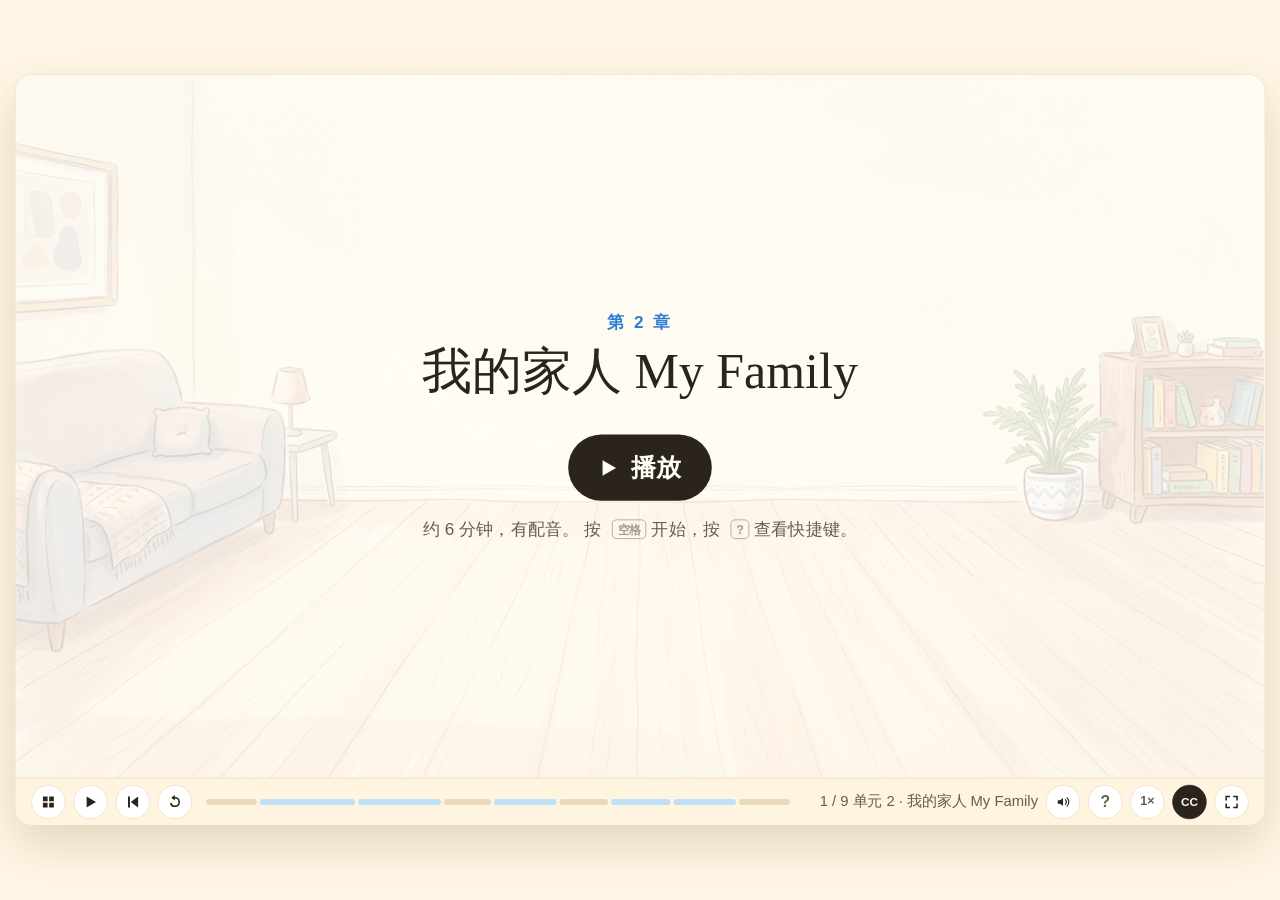
<file: ch02/index.html>
<!doctype html>
<html lang="zh">
<head>
<meta charset="utf-8">
<meta name="viewport" content="width=device-width, initial-scale=1">
<title>我的家人 My Family · 趣味科学小课堂</title>
<link rel="stylesheet" href="../lib/engine.css">
<link rel="expect" href="#bar" blocking="render">
</head>
<body>
<script src="../lib/engine.js"></script>
<script src="../lib/doudou.js"></script>
<script src="audio/zh/timings.js"></script>
<script>
'use strict';
const CHAPTER = { number: 2, title: '我的家人 My Family', minutes: 6, language: 'zh', film: true, questionKeys: false };
try { if (localStorage.getItem('captions') === null) setCaptions(true, false); } catch {}

/* ---------- Unit 2 绘本舞台助手（u2_ 前缀避免全局冲突） ---------- */
function u2_bg(p, imgName, veil = 0.2) {
  mk('image', { href: `../img/${imgName}`, x: 0, y: 0, width: 1600, height: 900, preserveAspectRatio: 'xMidYMid slice' }, p);
  if (veil > 0) mk('rect', { x: 0, y: 0, width: 1600, height: 900, fill: `rgba(255,253,247,${veil})` }, p);
}

function u2_badge(p, label, x = 80, y = 60, fill = '#ff5a5f', t0 = 0.1) {
  const g = G(p, { x, y, o: 0 });
  const w = Math.max(160, label.length * 25 + 54);
  mk('rect', { x: 4, y: -24, width: w, height: 52, rx: 26, fill: 'rgba(60,40,10,0.14)' }, g);
  mk('rect', { x: 0, y: -28, width: w, height: 52, rx: 26, fill }, g);
  T(g, label, { x: w / 2, y: 7, size: 24, fill: '#ffffff', weight: 700, anchor: 'middle' });
  tw(g, { o: 1 }, t0, 0.3);
  return g;
}

function u2_card(p, x, y, w, h, { fill = 'rgba(255,253,247,0.93)', stroke = '#f0dec0', sw = 4, rx = 28 } = {}) {
  const g = G(p, { x, y });
  mk('rect', { x: 6, y: 10, width: w, height: h, rx, fill: 'rgba(80,50,20,0.1)' }, g);
  mk('rect', { x: 0, y: 0, width: w, height: h, rx, fill, stroke, 'stroke-width': sw }, g);
  return g;
}

const U2_AUDIO_CACHE = {};
function u2_playSfx(name, vol = 0.6) {
  try {
    const a = U2_AUDIO_CACHE['sfx-' + name] || (U2_AUDIO_CACHE['sfx-' + name] = new Audio(`audio/sfx/${name}.mp3`));
    a.currentTime = 0;
    a.volume = vol * +($('volume')?.value ?? 1);
    a.play().catch(() => {});
  } catch {}
}

function u2_playClip(name, vol = 0.92) {
  try {
    for (const [k, au] of Object.entries(U2_AUDIO_CACHE)) {
      if (k.startsWith('zh-')) { au.pause(); au.currentTime = 0; }
    }
    const a = U2_AUDIO_CACHE['zh-' + name] || (U2_AUDIO_CACHE['zh-' + name] = new Audio(`audio/zh/${name}.mp3`));
    a.currentTime = 0;
    a.volume = vol * +($('volume')?.value ?? 1);
    a.play().catch(() => {});
  } catch {}
}

function u2_swatch(hex) {
  const sp = h('span', 'sc-swatch');
  sp.style.background = hex;
  return sp;
}

/* ---------- 声音图标（纯 SVG） ---------- */
function u2_drawSoundArt(par, kind) {
  if (kind === 'drip') {
    mk('path', { d: 'M0,-42 C-24,-12 -28,16 -20,30 C-12,42 12,42 20,30 C28,16 24,-12 0,-42 Z', fill: '#38bdf8', stroke: '#2b241d', 'stroke-width': 3 }, par);
    mk('path', { d: 'M-9,6 C-11,16 -8,24 -2,27', fill: 'none', stroke: '#ffffff', 'stroke-width': 4, 'stroke-linecap': 'round' }, par);
    mk('ellipse', { cx: 0, cy: 42, rx: 32, ry: 7, fill: 'none', stroke: '#0284c7', 'stroke-width': 2.5 }, par);
  } else if (kind === 'tick') {
    mk('circle', { cx: -24, cy: -34, r: 10, fill: '#ffd166', stroke: '#2b241d', 'stroke-width': 2.5 }, par);
    mk('circle', { cx: 24, cy: -34, r: 10, fill: '#ffd166', stroke: '#2b241d', 'stroke-width': 2.5 }, par);
    mk('circle', { cx: 0, cy: 0, r: 36, fill: '#fff8dc', stroke: '#2b241d', 'stroke-width': 3 }, par);
    mk('circle', { cx: 0, cy: 0, r: 28, fill: '#ffffff', stroke: '#f59e0b', 'stroke-width': 2.5 }, par);
    mk('path', { d: 'M0,0 V-16 M0,0 L12,8', fill: 'none', stroke: '#2b241d', 'stroke-width': 3.5, 'stroke-linecap': 'round' }, par);
    mk('circle', { cx: 0, cy: 0, r: 3.5, fill: '#ff5a5f' }, par);
  } else if (kind === 'woof') {
    // 汪汪叫小狗
    mk('ellipse', { cx: -26, cy: -8, rx: 12, ry: 22, transform: 'rotate(20 -26 -8)', fill: '#b45309', stroke: '#2b241d', 'stroke-width': 2.6 }, par);
    mk('ellipse', { cx: 26, cy: -8, rx: 12, ry: 22, transform: 'rotate(-20 26 -8)', fill: '#b45309', stroke: '#2b241d', 'stroke-width': 2.6 }, par);
    mk('circle', { cx: 0, cy: 0, r: 30, fill: '#f6bd60', stroke: '#2b241d', 'stroke-width': 3 }, par);
    mk('circle', { cx: -10, cy: -6, r: 4, fill: '#2b241d' }, par);
    mk('circle', { cx: 10, cy: -6, r: 4, fill: '#2b241d' }, par);
    mk('ellipse', { cx: 0, cy: 5, rx: 7, ry: 5, fill: '#2b241d' }, par);
    mk('ellipse', { cx: 0, cy: 19, rx: 8, ry: 9, fill: '#ff5a5f', stroke: '#2b241d', 'stroke-width': 2.2 }, par);
    mk('path', { d: 'M36,-14 L48,-22 M39,0 L54,0 M36,14 L48,22', stroke: '#ff5a5f', 'stroke-width': 3.5, 'stroke-linecap': 'round' }, par);
  } else if (kind === 'waa') {
    // 大声哭闹的喇叭声波
    mk('path', { d: 'M-34,-12 L-10,-12 L18,-32 V32 L-10,12 L-34,12 Z', fill: '#ff70a6', stroke: '#2b241d', 'stroke-width': 3, 'stroke-linejoin': 'round' }, par);
    mk('rect', { x: -26, y: 12, width: 10, height: 22, rx: 4, fill: '#334155', stroke: '#2b241d', 'stroke-width': 2.4 }, par);
    mk('path', { d: 'M28,-16 Q38,0 28,16 M38,-26 Q54,0 38,26', fill: 'none', stroke: '#ff5a5f', 'stroke-width': 4, 'stroke-linecap': 'round' }, par);
  }
}

/* ---------- 皮肤触摸物品（纯 SVG） ---------- */
function u2_drawSkinItem(par, kind) {
  if (kind === 'teddy') {
    mk('circle', { cx: -24, cy: -26, r: 12, fill: '#c68b59', stroke: '#2b241d', 'stroke-width': 2.8 }, par);
    mk('circle', { cx: 24, cy: -26, r: 12, fill: '#c68b59', stroke: '#2b241d', 'stroke-width': 2.8 }, par);
    mk('circle', { cx: -24, cy: -26, r: 6, fill: '#f3d5b5' }, par);
    mk('circle', { cx: 24, cy: -26, r: 6, fill: '#f3d5b5' }, par);
    mk('circle', { cx: 0, cy: 0, r: 34, fill: '#d49a6a', stroke: '#2b241d', 'stroke-width': 3 }, par);
    mk('ellipse', { cx: 0, cy: 10, rx: 16, ry: 12, fill: '#f7e1c6' }, par);
    mk('circle', { cx: -11, cy: -6, r: 4, fill: '#2b241d' }, par);
    mk('circle', { cx: 11, cy: -6, r: 4, fill: '#2b241d' }, par);
    mk('ellipse', { cx: 0, cy: 6, rx: 6, ry: 4, fill: '#5a3b2c' }, par);
    mk('path', { d: 'M-7,15 Q0,21 7,15', fill: 'none', stroke: '#5a3b2c', 'stroke-width': 2.5, 'stroke-linecap': 'round' }, par);
  } else if (kind === 'cactus') {
    mk('path', { d: 'M-22,16 H22 L16,42 H-16 Z', fill: '#e07a5f', stroke: '#2b241d', 'stroke-width': 2.8, 'stroke-linejoin': 'round' }, par);
    mk('rect', { x: -26, y: 12, width: 52, height: 10, rx: 4, fill: '#f4a261', stroke: '#2b241d', 'stroke-width': 2.5 }, par);
    mk('path', { d: 'M-14,12 V-26 C-14,-38 14,-38 14,-26 V12 Z', fill: '#40916c', stroke: '#2b241d', 'stroke-width': 2.8 }, par);
    mk('path', { d: 'M-14,-2 C-28,-2 -30,-18 -20,-18 C-14,-18 -14,-10 -14,-10', fill: '#52b788', stroke: '#2b241d', 'stroke-width': 2.6 }, par);
    mk('path', { d: 'M14,-8 C28,-8 30,-24 20,-24 C14,-24 14,-16 14,-16', fill: '#52b788', stroke: '#2b241d', 'stroke-width': 2.6 }, par);
    // 尖刺
    mk('path', { d: 'M-16,-24 L-23,-27 M16,-20 L23,-23 M0,-36 V-44 M-14,-8 L-21,-10 M14,2 L21,0', stroke: '#2b241d', 'stroke-width': 2.4, 'stroke-linecap': 'round' }, par);
  } else if (kind === 'pillow') {
    mk('path', { d: 'M-36,-22 Q0,-30 36,-22 Q44,0 36,22 Q0,30 -36,22 Q-44,0 -36,-22 Z', fill: '#cdb4db', stroke: '#2b241d', 'stroke-width': 3 }, par);
    mk('path', { d: 'M-26,-12 Q0,-18 26,-12', fill: 'none', stroke: '#ffffff', 'stroke-width': 4, 'stroke-linecap': 'round', opacity: 0.65 }, par);
    mk('circle', { cx: -8, cy: 2, r: 3.5, fill: '#5a3b2c' }, par);
    mk('circle', { cx: 8, cy: 2, r: 3.5, fill: '#5a3b2c' }, par);
    mk('path', { d: 'M-5,8 Q0,13 5,8', fill: 'none', stroke: '#5a3b2c', 'stroke-width': 2.4, 'stroke-linecap': 'round' }, par);
  } else if (kind === 'kettle') {
    mk('path', { d: 'M-24,36 L-18,-10 H18 L24,36 Z', fill: '#ff5a5f', stroke: '#2b241d', 'stroke-width': 3, 'stroke-linejoin': 'round' }, par);
    mk('path', { d: 'M18,2 L36,-10 L34,12 L20,16', fill: '#ff8589', stroke: '#2b241d', 'stroke-width': 2.6, 'stroke-linejoin': 'round' }, par);
    mk('path', { d: 'M-16,-10 C-22,-34 22,-34 16,-10', fill: 'none', stroke: '#334155', 'stroke-width': 6, 'stroke-linecap': 'round' }, par);
    // 滚烫蒸汽
    mk('path', { d: 'M36,-16 Q42,-28 34,-38 M44,-14 Q50,-26 42,-36', fill: 'none', stroke: '#94a3b8', 'stroke-width': 3, 'stroke-linecap': 'round' }, par);
  }
}

/* ---------- 味道食物（纯 SVG） ---------- */
function u2_drawTasteFood(par, kind) {
  if (kind === 'sweet') {
    // 粉红棒棒糖
    mk('rect', { x: -4, y: 12, width: 8, height: 42, rx: 4, fill: '#ffffff', stroke: '#2b241d', 'stroke-width': 2.6 }, par);
    mk('circle', { cx: 0, cy: -16, r: 34, fill: '#ff7aa2', stroke: '#2b241d', 'stroke-width': 3 }, par);
    mk('path', { d: 'M0,-16 C8,-16 12,-24 6,-30 C-4,-38 -20,-28 -18,-14 C-16,4 8,10 20,-2', fill: 'none', stroke: '#ffffff', 'stroke-width': 4.5, 'stroke-linecap': 'round' }, par);
  } else if (kind === 'sour') {
    // 黄柠檬片
    mk('ellipse', { cx: 0, cy: -8, rx: 40, ry: 32, fill: '#ffd60a', stroke: '#2b241d', 'stroke-width': 3 }, par);
    mk('ellipse', { cx: 0, cy: -8, rx: 30, ry: 23, fill: '#fff3b0', stroke: '#f59e0b', 'stroke-width': 2 }, par);
    mk('path', { d: 'M-26,-8 H26 M0,-29 V13 M-18,-22 L18,6 M18,-22 L-18,6', stroke: '#f59e0b', 'stroke-width': 2.2 }, par);
    mk('path', { d: 'M36,16 C32,24 38,30 42,26 C46,22 40,18 36,16 Z', fill: '#ffd60a', stroke: '#2b241d', 'stroke-width': 1.8 }, par);
  } else if (kind === 'salty') {
    // 海盐脆饼干
    mk('rect', { x: -34, y: -38, width: 68, height: 68, rx: 14, fill: '#f4a261', stroke: '#2b241d', 'stroke-width': 3 }, par);
    mk('rect', { x: -24, y: -28, width: 48, height: 48, rx: 8, fill: '#f9c784' }, par);
    [[-12,-14],[12,-14],[0,0],[-12,12],[12,12]].forEach(([sx, sy]) => {
      mk('circle', { cx: sx, cy: sy, r: 3.5, fill: '#ffffff', stroke: '#b45309', 'stroke-width': 1.5 }, par);
    });
  } else if (kind === 'bitter') {
    // 翠绿苦瓜片
    mk('path', { d: 'M-34,-8 C-38,-28 -18,-40 0,-36 C18,-40 38,-28 34,-8 C38,14 20,28 0,24 C-20,28 -38,14 -34,-8 Z', fill: '#40916c', stroke: '#2b241d', 'stroke-width': 3 }, par);
    mk('ellipse', { cx: 0, cy: -6, rx: 20, ry: 14, fill: '#b7e4c7', stroke: '#2d6a4f', 'stroke-width': 2 }, par);
    mk('circle', { cx: -8, cy: -8, r: 3.2, fill: '#d97706' }, par);
    mk('circle', { cx: 8, cy: -8, r: 3.2, fill: '#d97706' }, par);
    mk('circle', { cx: 0, cy: -1, r: 3.2, fill: '#d97706' }, par);
  }
}

/* ---------- 听味道找一找配置（显式字面量保证 lint 零警告） ---------- */
let u2TasteThings = [];
const U2_TASTE_ASKS = [
  { word: '甜', clip: 'q-sweet', again: 'r-sweet' },
  { word: '酸', clip: 'q-sour', again: 'r-sour' },
  { word: '咸', clip: 'q-salty', again: 'r-salty' },
  { word: '苦', clip: 'q-bitter', again: 'r-bitter' },
];

/* ---------- 节拍时间线 BEATS ---------- */
const BEATS = [
  /* 1. 开场：欢迎来到豆豆的家 */
  ['u2_intro', '单元 2 · 我的家人 My Family', (m, D) => {
    const p = panel(0);
    u2_bg(p, 'bg_u2_livingroom.jpg', 0.16);
    sfx('u2_intro', 0.2, 'bell', 0.55);

    u2_badge(p, '单元 2 · 我的家人 My Family', 84, 62, '#ff5a5f', 0.1);
    const titleBox = u2_card(p, 585, 130, 880, 240, { fill: 'rgba(255,255,255,0.94)', stroke: '#ffbe0b', sw: 5, rx: 36 });
    T(titleBox, '我的家人 · My Family', { x: 440, y: 105, size: 62, fill: '#ff5a5f', weight: 700, anchor: 'middle' });
    T(titleBox, '跟着豆豆在家探索耳朵、皮肤、鼻子与舌头的超能力！', { x: 440, y: 178, size: 28, fill: '#2d7dd2', weight: 700, anchor: 'middle' });
    put(titleBox, { o: 0, s: 0.86 }); tw(titleBox, { o: 1, s: 1 }, 0.2, 0.5, back);

    const expWrap = G(p, { x: 350, y: 575, o: 0 });
    const exp = Doudou.create(expWrap, { x: 0, y: 0, s: 1.6, hat: false, scarf: true, barefoot: false, eyeColor: 'brown', expr: 'happy', armL: 26, armR: -120 });
    tw(expWrap, { o: 1, y: 520 }, 0.2, 0.6, out);

    const previewCards = [
      ['m_ear',    '我的耳朵 My ears',   '#2d7dd2', 775,  495],
      ['m_skin',   '我的皮肤 My skin',   '#2bb673', 1185, 495],
      ['m_nose',   '我的鼻子 My nose',   '#f77f00', 775,  650],
      ['m_tongue', '我的舌头 My tongue', '#ff5a5f', 1185, 650],
    ];
    previewCards.forEach(([mkName, label, col, tx, ty], idx) => {
      const b = G(p, { x: tx, y: ty, o: 0, s: 0.82 });
      mk('rect', { x: -175, y: -44, width: 350, height: 88, rx: 28, fill: '#ffffff', stroke: col, 'stroke-width': 4 }, b);
      mk('circle', { cx: -125, cy: 0, r: 16, fill: col }, b);
      T(b, idx + 1, { x: -125, y: 7, size: 20, fill: '#ffffff', weight: 800, anchor: 'middle' });
      T(b, label, { x: 24, y: 10, size: 27, fill: col, weight: 700, anchor: 'middle' });
      const tAt = m(mkName);
      tw(b, { o: 1, s: 1 }, tAt, 0.36, back);
      sfx('u2_intro', tAt, 'pop', 0.45);
    });

    clockRun(t => {
      Doudou.animateIdle(exp, t, { armL: 26, armR: -120 + 18 * Math.sin(t * 6.5) });
    }, D, { tail: true });
  }, { lead: false }],

  /* 2. 我的耳朵 My ears（手语科普 + 听声音找柔和声） */
  ['u2_ears', '我的耳朵 My ears', (m, D) => {
    const p = panel(0);
    u2_bg(p, 'bg_u2_livingroom.jpg', 0.16);
    u2_badge(p, '我的耳朵 My ears', 84, 60, '#2d7dd2', 0.1);

    const board = u2_card(p, 80, 112, 800, 726, { fill: 'rgba(255,253,247,0.95)', stroke: '#90cdf4', sw: 5, rx: 32 });
    T(board, '把 2 个【柔和的声音 soft】拖给豆豆，或轻点听一听！', { x: 400, y: 44, size: 24, fill: '#2b241d', weight: 700, anchor: 'middle' });

    // 手语科普条
    const signBar = G(board, { x: 400, y: 92, o: 0 });
    mk('rect', { x: -355, y: -26, width: 710, height: 52, rx: 22, fill: '#eef6ff', stroke: '#93c5fd', 'stroke-width': 2.5 }, signBar);
    T(signBar, '小贴士：听不见声音的朋友会用手语交流 · Sign language', { x: 0, y: 8, size: 21, fill: '#1d4ed8', weight: 700, anchor: 'middle' });
    tw(signBar, { o: 1 }, m('e_sign'), 0.35);

    mk('rect', { x: 250, y: 136, width: 300, height: 325, rx: 145, fill: '#f2fbff', stroke: '#38bdf8', 'stroke-width': 3.5, 'stroke-dasharray': '10 8' }, board);
    mk('path', { d: 'M36 520 H764', stroke: '#dbeafe', 'stroke-width': 3, 'stroke-dasharray': '10 8' }, board);

    const expWrap = G(p, { x: 480, y: 405 });
    const exp = Doudou.create(expWrap, { x: 0, y: 0, s: 1.18, hat: false, scarf: true, eyeColor: 'brown', expr: 'happy', armL: 20, armR: -20 });
    S.earDoudou = exp;

    const tray = G(p, { x: 0, y: 0, o: 0 });
    S.earTray = tray;
    const specs = [
      ['drip', 180, 710, '水滴 Drip!',  '#0284c7', 's_drip'],
      ['woof', 380, 710, '小狗 Woof!',  '#d97706', 's_woof'],
      ['tick', 580, 710, '闹钟 Tick!',  '#059669', 's_tick'],
      ['waa',  780, 710, '哭闹 Waa!',   '#e11d48', 's_waa'],
    ];
    specs.forEach(([kind, sx, sy, lbl, col, mkName]) => {
      const g = G(tray, { x: sx, y: sy, o: 0, s: 0.78 });
      mk('rect', { x: -78, y: -56, width: 156, height: 120, rx: 22, fill: '#ffffff', stroke: col, 'stroke-width': 3 }, g);
      u2_drawSoundArt(g, kind);
      T(g, lbl, { x: 0, y: 84, size: 20, fill: col, weight: 700, anchor: 'middle' });
      tw(g, { o: 1, s: 1 }, m(mkName), 0.35, back);
    });
    put(tray, { o: 1 });

    clockRun(t => {
      Doudou.animateIdle(exp, t, { armL: 20, armR: -20 });
    }, D, { tail: true });
    void board;
  }, {
    lead: false,
    hold: 1.6,
    ask: done => quiz({ x: 915, y: 175, w: 605, cls: 'side' }, [{
      id: 'u2-q-ears',
      prompt: ['找出 2 个轻轻的【柔和声音 soft】送给小耳朵听一听！'],
      build: (body, api) => {
        if (S.earTray) S.earTray.style.display = 'none';
        const L = qlayer();
        const progEl = h('div', 'sc-progress', '已找到 0 / 2 个柔和声音 · 轻点卡片还能听声音哦');
        body.append(progEl);

        const stage = $('stage');
        const pt = e => {
          const r = stage.getBoundingClientRect();
          return [(e.clientX - r.left) * SW / r.width, (e.clientY - r.top) * SH / r.height];
        };

        const SLOTS = {
          left:  { x: 335, y: 385, filled: false },
          right: { x: 625, y: 385, filled: false },
        };

        const defs = [
          { id: 'drip', clip: 'w-drip', label: '水滴 Drip!', col: '#0284c7', home: [180, 710], slot: 'left',  soft: true,  hint: '' },
          { id: 'woof', clip: 'w-woof', label: '小狗 Woof!', col: '#d97706', home: [380, 710], slot: null,    soft: false, hint: '小狗汪汪叫声音很大，是响亮的噪声（loud）哦！' },
          { id: 'tick', clip: 'w-tick', label: '闹钟 Tick!', col: '#059669', home: [580, 710], slot: 'right', soft: true,  hint: '' },
          { id: 'waa',  clip: 'w-waa',  label: '哭闹 Waa!',  col: '#e11d48', home: [780, 710], slot: null,    soft: false, hint: '大声哭闹声震耳欲聋，属于噪声（loud）！找轻轻的声音吧。' },
        ];

        let locked = false, count = 0;
        const nodes = [];

        const finishEars = () => {
          progEl.textContent = '已找到 2 / 2 个柔和声音 · 小耳朵听着真舒服！';
          u2_playSfx('applause', 0.55);
          if (S.earDoudou) S.earDoudou.setExpr('happy');
          api.grade(true, '答对了！水滴声和闹钟声都是轻轻的柔和声音（soft），而小狗狂吠和大声哭闹是噪声（loud）！');
        };

        const snapSoft = item => {
          if (item.placed) return;
          item.placed = true;
          const sl = SLOTS[item.slot];
          sl.filled = true;
          count++;
          fx(item.g, { x: sl.x, y: sl.y, s: 1.04 }, 0, 0.3, back);
          u2_playSfx('chime', 0.6);
          if (count === 2) finishEars();
          else progEl.textContent = '已找到 1 / 2 个柔和声音 · 再找出另一个柔和的声音！';
        };

        const tryPlace = (item, x, y, tapMode = false) => {
          if (locked || item.placed) return;
          u2_playClip(item.clip, 0.9);
          const inBox = tapMode || (x >= 200 && x <= 760 && y >= 180 && y <= 575);
          if (!inBox) {
            fx(item.g, { x: item.home[0], y: item.home[1] }, 0, 0.25, out);
            return;
          }
          if (!item.soft) {
            u2_playSfx('boing', 0.55);
            fx(item.g, { x: item.home[0], y: item.home[1] }, 0, 0.28, out);
            shakeFx(item.g);
            if (S.earDoudou) {
              S.earDoudou.setExpr('amazed');
              setTimeout(() => S.earDoudou?.setExpr('happy'), 1200);
            }
            api.grade(false, item.hint);
            return;
          }
          snapSoft(item);
        };

        defs.forEach(def => {
          const g = G(L, { x: def.home[0], y: def.home[1] });
          g.classList.add('sc-drag');
          g.setAttribute('tabindex', '0');
          g.setAttribute('role', 'button');
          g.setAttribute('aria-label', def.label);
          mk('rect', { x: -78, y: -56, width: 156, height: 120, rx: 22, fill: '#ffffff', stroke: def.col, 'stroke-width': 3 }, g);
          u2_drawSoundArt(g, def.id);
          T(g, def.label, { x: 0, y: 84, size: 20, fill: def.col, weight: 700, anchor: 'middle' });
          const item = { ...def, g, placed: false };
          nodes.push(item);

          let drag = null;
          g.addEventListener('pointerdown', e => {
            if (locked || item.placed) return;
            e.preventDefault();
            const p0 = pt(e);
            drag = { dx: p0[0] - st(g).x, dy: p0[1] - st(g).y, sx: p0[0], sy: p0[1], moved: false };
            L.append(g);
            g.setPointerCapture(e.pointerId);
          });
          g.addEventListener('pointermove', e => {
            if (!drag) return;
            const p0 = pt(e);
            if (Math.hypot(p0[0] - drag.sx, p0[1] - drag.sy) > 8) drag.moved = true;
            if (drag.moved) put(g, { x: p0[0] - drag.dx, y: p0[1] - drag.dy });
          });
          const endDrag = () => {
            if (!drag) return;
            const moved = drag.moved;
            drag = null;
            tryPlace(item, st(g).x, st(g).y, !moved);
          };
          g.addEventListener('pointerup', endDrag);
          g.addEventListener('lostpointercapture', endDrag);
          keyAct(g, () => tryPlace(item, def.home[0], def.home[1], true));
        });

        return {
          hint: [kbd('1–4'), ' 选出柔和声音 · 或拖给豆豆'],
          reveal() {
            nodes.filter(n => n.soft && !n.placed).forEach(snapSoft);
            return '水滴声（Drip）和闹钟声（Tick）都是柔和的声音（soft）！';
          },
          lock() { locked = true; nodes.forEach(n => { n.g.style.cursor = 'default'; }); },
          key(e) {
            const idx = +e.key - 1;
            if (idx >= 0 && idx < nodes.length) {
              const it = nodes[idx];
              tryPlace(it, it.home[0], it.home[1], true);
              return true;
            }
            return false;
          },
        };
      },
    }], done, '柔和声音挑战'),
  }],

  /* 3. 我的皮肤 My skin（安全可摸 vs 危险不可摸 4 选 2 拖拉互动） */
  ['u2_skin_safe', '我的皮肤 My skin · 安全小手', (m, D) => {
    const p = panel(0);
    u2_bg(p, 'bg_u2_livingroom.jpg', 0.16);
    u2_badge(p, '我的皮肤 My skin', 84, 60, '#2bb673', 0.1);

    const board = u2_card(p, 80, 112, 800, 726, { fill: 'rgba(255,253,247,0.95)', stroke: '#a8e6cf', sw: 5, rx: 32 });
    T(board, '找出 2 样【安全可触摸】的东西送给豆豆，避开危险！', { x: 400, y: 44, size: 24, fill: '#2b241d', weight: 700, anchor: 'middle' });

    const tipBar = G(board, { x: 400, y: 92, o: 0 });
    mk('rect', { x: -355, y: -26, width: 710, height: 52, rx: 22, fill: '#ecfdf5', stroke: '#6ee7b7', 'stroke-width': 2.5 }, tipBar);
    T(tipBar, '小游戏：可以让家人朋友在你的手心写字母猜一猜哦！', { x: 0, y: 8, size: 21, fill: '#047857', weight: 700, anchor: 'middle' });
    tw(tipBar, { o: 1 }, m('sk_trace'), 0.35);

    mk('rect', { x: 250, y: 136, width: 300, height: 325, rx: 145, fill: '#f0fdf4', stroke: '#2bb673', 'stroke-width': 3.5, 'stroke-dasharray': '10 8' }, board);
    mk('path', { d: 'M36 520 H764', stroke: '#d1fae5', 'stroke-width': 3, 'stroke-dasharray': '10 8' }, board);

    const expWrap = G(p, { x: 480, y: 405 });
    const exp = Doudou.create(expWrap, { x: 0, y: 0, s: 1.18, hat: false, scarf: false, eyeColor: 'brown', expr: 'happy', armL: 24, armR: -24 });
    S.skinDoudou = exp;

    const tray = G(p, { x: 0, y: 0, o: 0 });
    S.skinTray = tray;
    const specs = [
      ['teddy',  180, 710, '毛绒熊 Bear',   '#92400e'],
      ['cactus', 380, 710, '仙人掌 Cactus', '#15803d'],
      ['pillow', 580, 710, '软枕头 Pillow', '#7e22ce'],
      ['kettle', 780, 710, '热水壶 Kettle', '#dc2626'],
    ];
    specs.forEach(([kind, sx, sy, lbl, col]) => {
      const g = G(tray, { x: sx, y: sy });
      mk('rect', { x: -78, y: -56, width: 156, height: 120, rx: 22, fill: '#ffffff', stroke: col, 'stroke-width': 3 }, g);
      u2_drawSkinItem(g, kind);
      T(g, lbl, { x: 0, y: 84, size: 20, fill: col, weight: 700, anchor: 'middle' });
    });
    show(tray, m('sk_items'), 0.35);

    clockRun(t => {
      Doudou.animateIdle(exp, t, { armL: 24, armR: -24 });
    }, D, { tail: true });
    void board;
  }, {
    lead: false,
    hold: 1.6,
    ask: done => quiz({ x: 915, y: 175, w: 605, cls: 'side' }, [{
      id: 'u2-q-skin',
      prompt: ['哪两样东西【安全、可以触摸】，哪两样有危险？拖动或轻点安全物品！'],
      build: (body, api) => {
        if (S.skinTray) S.skinTray.style.display = 'none';
        const L = qlayer();
        const progEl = h('div', 'sc-progress', '已找到 0 / 2 样安全物品 · 拖给豆豆或轻点物品');
        body.append(progEl);

        const stage = $('stage');
        const pt = e => {
          const r = stage.getBoundingClientRect();
          return [(e.clientX - r.left) * SW / r.width, (e.clientY - r.top) * SH / r.height];
        };

        const SLOTS = {
          left:  { x: 335, y: 385, filled: false },
          right: { x: 625, y: 385, filled: false },
        };

        const defs = [
          { id: 'teddy',  label: '毛绒熊 Bear',   col: '#92400e', home: [180, 710], slot: 'left',  safe: true,  hint: '' },
          { id: 'cactus', label: '仙人掌 Cactus', col: '#15803d', home: [380, 710], slot: null,    safe: false, hint: '哎哟！仙人掌长满尖尖的刺，摸了会扎疼小手，危险不可触摸！' },
          { id: 'pillow', label: '软枕头 Pillow', col: '#7e22ce', home: [580, 710], slot: 'right', safe: true,  hint: '' },
          { id: 'kettle', label: '热水壶 Kettle', col: '#dc2626', home: [780, 710], slot: null,    safe: false, hint: '好烫好烫！正在冒热气的水壶会烫伤皮肤，千万不能乱摸！' },
        ];

        let locked = false, count = 0;
        const nodes = [];

        const finishSafe = () => {
          progEl.textContent = '已找到 2 / 2 样安全物品 · 小手保护得真棒！';
          u2_playSfx('applause', 0.55);
          if (S.skinDoudou) S.skinDoudou.setExpr('happy');
          api.grade(true, '太聪明了！毛绒小熊和软枕头安全可触摸（safe to touch），仙人掌和热水壶有危险不可以摸！');
        };

        const snapSafe = item => {
          if (item.placed) return;
          item.placed = true;
          const sl = SLOTS[item.slot];
          sl.filled = true;
          count++;
          fx(item.g, { x: sl.x, y: sl.y, s: 1.04 }, 0, 0.3, back);
          u2_playSfx('chime', 0.6);
          if (count === 2) finishSafe();
          else progEl.textContent = '已找到 1 / 2 样安全物品 · 再找另一样安全物品！';
        };

        const tryPlace = (item, x, y, tapMode = false) => {
          if (locked || item.placed) return;
          const inBox = tapMode || (x >= 200 && x <= 760 && y >= 180 && y <= 575);
          if (!inBox) {
            fx(item.g, { x: item.home[0], y: item.home[1] }, 0, 0.25, out);
            return;
          }
          if (!item.safe) {
            u2_playSfx('boing', 0.55);
            fx(item.g, { x: item.home[0], y: item.home[1] }, 0, 0.28, out);
            shakeFx(item.g);
            if (S.skinDoudou) {
              S.skinDoudou.setExpr('amazed');
              setTimeout(() => S.skinDoudou?.setExpr('happy'), 1200);
            }
            api.grade(false, item.hint);
            return;
          }
          snapSafe(item);
        };

        defs.forEach(def => {
          const g = G(L, { x: def.home[0], y: def.home[1] });
          g.classList.add('sc-drag');
          g.setAttribute('tabindex', '0');
          g.setAttribute('role', 'button');
          g.setAttribute('aria-label', def.label);
          mk('rect', { x: -78, y: -56, width: 156, height: 120, rx: 22, fill: '#ffffff', stroke: def.col, 'stroke-width': 3 }, g);
          u2_drawSkinItem(g, def.id);
          T(g, def.label, { x: 0, y: 84, size: 20, fill: def.col, weight: 700, anchor: 'middle' });
          const item = { ...def, g, placed: false };
          nodes.push(item);

          let drag = null;
          g.addEventListener('pointerdown', e => {
            if (locked || item.placed) return;
            e.preventDefault();
            const p0 = pt(e);
            drag = { dx: p0[0] - st(g).x, dy: p0[1] - st(g).y, sx: p0[0], sy: p0[1], moved: false };
            L.append(g);
            g.setPointerCapture(e.pointerId);
          });
          g.addEventListener('pointermove', e => {
            if (!drag) return;
            const p0 = pt(e);
            if (Math.hypot(p0[0] - drag.sx, p0[1] - drag.sy) > 8) drag.moved = true;
            if (drag.moved) put(g, { x: p0[0] - drag.dx, y: p0[1] - drag.dy });
          });
          const endDrag = () => {
            if (!drag) return;
            const moved = drag.moved;
            drag = null;
            tryPlace(item, st(g).x, st(g).y, !moved);
          };
          g.addEventListener('pointerup', endDrag);
          g.addEventListener('lostpointercapture', endDrag);
          keyAct(g, () => tryPlace(item, def.home[0], def.home[1], true));
        });

        return {
          hint: [kbd('1–4'), ' 选择安全物品 · 或拖给豆豆'],
          reveal() {
            nodes.filter(n => n.safe && !n.placed).forEach(snapSafe);
            return '毛绒熊和软枕头安全可触摸，仙人掌和热水壶有危险不可以摸！';
          },
          lock() { locked = true; nodes.forEach(n => { n.g.style.cursor = 'default'; }); },
          key(e) {
            const idx = +e.key - 1;
            if (idx >= 0 && idx < nodes.length) {
              const it = nodes[idx];
              tryPlace(it, it.home[0], it.home[1], true);
              return true;
            }
            return false;
          },
        };
      },
    }], done, '安全触摸小能手'),
  }],

  /* 4. 我的鼻子 My nose（香味、臭味与危险烟雾） */
  ['u2_nose', '我的鼻子 My nose', (m, D) => {
    const p = panel(0);
    u2_bg(p, 'bg_u2_kitchen.jpg', 0.2);
    u2_badge(p, '我的鼻子 My nose', 84, 60, '#f77f00', 0.1);
    const bar = u2_card(p, 440, 32, 1060, 58, { fill: 'rgba(255,255,255,0.94)', stroke: '#f77f00', sw: 3, rx: 29 });
    T(bar, '我有一个鼻子，我用鼻子闻气味 · I smell with my nose.', { x: 530, y: 38, size: 25, fill: '#2b241d', weight: 700, anchor: 'middle' });

    const cols = [
      { mk: 'n_nice',   x: 100, col: '#2bb673', title: '发出香味', en: 'Smell nice',         expr: 'happy',  desc: '鲜花和刚出炉的蛋糕真香！' },
      { mk: 'n_bad',    x: 580, col: '#f77f00', title: '发出臭味', en: 'Do not smell nice', expr: 'yuck',   desc: '穿脏的臭袜子和垃圾桶好臭！' },
      { mk: 'n_danger', x: 1060, col: '#ff5a5f', title: '危险气味！', en: 'Warn of danger', expr: 'amazed', desc: '闻到焦糊浓烟快远离并告诉大人！' },
    ];

    const portraits = [];
    cols.forEach((c, i) => {
      const card = u2_card(p, c.x, 128, 440, 706, { fill: 'rgba(255,253,247,0.95)', stroke: c.col, sw: 4.5, rx: 30 });
      mk('rect', { x: 30, y: 26, width: 380, height: 68, rx: 20, fill: c.col }, card);
      T(card, `${c.title} · ${c.en}`, { x: 220, y: 69, size: 24, fill: '#ffffff', weight: 700, anchor: 'middle' });

      const { inst } = Doudou.createFacePortrait(card, {
        x: 220, y: 235, r: 104, bg: '#fff5e4', frameColor: c.col, showFrame: true,
        hat: false, scarf: false, eyeColor: 'brown', expr: c.expr,
      });
      portraits.push({ inst, ph: i * 0.8 });

      const art = G(card, { x: 220, y: 490 });
      if (c.mk === 'n_nice') {
        // 粉红鲜花 + 香气波纹
        for (let a = 0; a < 5; a++) {
          const rad = a * 72 * Math.PI / 180;
          mk('circle', { cx: Math.cos(rad) * 28, cy: Math.sin(rad) * 28 - 10, r: 22, fill: '#ff7aa2', stroke: '#2b241d', 'stroke-width': 2.5 }, art);
        }
        mk('circle', { cx: 0, cy: -10, r: 16, fill: '#ffd60a', stroke: '#2b241d', 'stroke-width': 2.5 }, art);
        mk('path', { d: 'M0,28 V76', stroke: '#2bb673', 'stroke-width': 8, 'stroke-linecap': 'round' }, art);
        mk('path', { d: 'M-48,-52 Q-38,-72 -48,-90 M48,-52 Q58,-72 48,-90', fill: 'none', stroke: '#ff7aa2', 'stroke-width': 3.5, 'stroke-linecap': 'round' }, art);
      } else if (c.mk === 'n_bad') {
        // 臭袜子 + 绿色波纹
        mk('path', { d: 'M-26,-56 H14 V10 C14,34 44,34 46,56 C48,74 16,76 -6,66 C-22,58 -26,38 -26,18 Z', fill: '#a8dadc', stroke: '#2b241d', 'stroke-width': 3, 'stroke-linejoin': 'round' }, art);
        mk('path', { d: 'M-26,-36 H14 M-26,-16 H14', stroke: '#f77f00', 'stroke-width': 7 }, art);
        mk('path', { d: 'M-46,-28 Q-58,-52 -42,-74 M52,-10 Q64,-36 48,-60', fill: 'none', stroke: '#84a93c', 'stroke-width': 4, 'stroke-linecap': 'round' }, art);
      } else {
        // 烧焦浓烟锅 + 三角警示标
        mk('rect', { x: -64, y: 20, width: 128, height: 42, rx: 12, fill: '#334155', stroke: '#2b241d', 'stroke-width': 3 }, art);
        mk('rect', { x: 64, y: 28, width: 42, height: 12, rx: 6, fill: '#1e293b', stroke: '#2b241d', 'stroke-width': 2.5 }, art);
        mk('path', { d: 'M-26,10 C-44,-14 -14,-34 -30,-56 M10,12 C-8,-18 26,-38 8,-62', fill: 'none', stroke: '#64748b', 'stroke-width': 7, 'stroke-linecap': 'round' }, art);
        mk('polygon', { points: '0,-98 -28,-48 28,-48', fill: '#ff5a5f', stroke: '#2b241d', 'stroke-width': 3, 'stroke-linejoin': 'round' }, art);
        T(art, '!', { x: 0, y: -56, size: 28, fill: '#ffffff', weight: 900, anchor: 'middle' });
      }
      T(card, c.desc, { x: 220, y: 655, size: 22, fill: '#2b241d', weight: 700, anchor: 'middle' });

      put(card, { o: 0, s: 0.86 });
      const tAt = m(c.mk);
      tw(card, { o: 1, s: 1 }, tAt, 0.42, back);
      sfx('u2_nose', tAt, c.mk === 'n_danger' ? 'bell' : 'pop', 0.48);
    });

    clockRun(t => {
      portraits.forEach(({ inst, ph }) => Doudou.animateIdle(inst, t + ph, { armL: 6, armR: -6 }));
    }, D, { tail: true });
  }, { lead: false }],

  /* 5. 闻气味小侦探（哪个豆豆能闻到花香 + 气味安全问答） */
  ['u2_smell_quiz', '闻气味小侦探 Smell Quiz', (m, D) => {
    const p = panel(0);
    u2_bg(p, 'bg_u2_kitchen.jpg', 0.18);
    u2_badge(p, '鼻子小侦探 · 谁能闻到香味？', 84, 60, '#f77f00', 0.1);

    const cardA = u2_card(p, 85, 145, 385, 635, { fill: 'rgba(255,253,247,0.95)', stroke: '#94a3b8', sw: 4.5, rx: 30 });
    T(cardA, '图 A · 捂住鼻子', { x: 192, y: 54, size: 28, fill: '#475569', weight: 800, anchor: 'middle' });
    const { wrap: wrapA, inst: instA } = Doudou.createFacePortrait(cardA, {
      x: 192, y: 245, r: 122, bg: '#f8fafc', frameColor: '#94a3b8', showFrame: true,
      hat: false, scarf: false, eyeColor: 'brown', expr: 'curious',
    });
    // 从右下方伸上来的小手臂 + 拇指与食指捏住鼻子（裁剪在圆镜内、位于边框之下）
    const pinchLayer = wrapA.querySelector('[clip-path]') || wrapA;
    const pinchArm = G(pinchLayer, { x: 0, y: 0 });
    // 奶油色短袖边 + 弯曲前臂
    mk('path', {
      d: 'M52,126 C40,94 28,68 18,48 L36,42 C48,64 62,90 76,120 Z',
      fill: 'url(#dd-skin)', stroke: '#5a3b2c', 'stroke-width': 2.8, 'stroke-linejoin': 'round',
    }, pinchArm);
    mk('path', {
      d: 'M46,124 C56,112 68,108 78,116 L72,130 L48,132 Z',
      fill: 'url(#dd-shirt)', stroke: '#5a3b2c', 'stroke-width': 2.6, 'stroke-linejoin': 'round',
    }, pinchArm);
    // 手掌与蜷曲的无名指/小指/中指 + 拇指和食指捏住鼻尖 (0, 19)
    mk('path', {
      d: 'M12,48 C6,42 5,32 10,27 C15,23 22,26 26,31 C33,31 38,36 37,43 C39,47 36,53 29,55 C21,57 14,54 12,48 Z',
      fill: 'url(#dd-skin)', stroke: '#5a3b2c', 'stroke-width': 2.8, 'stroke-linejoin': 'round',
    }, pinchArm);
    // 左侧拇指从左下方捏向鼻尖
    mk('path', {
      d: 'M10,36 C-4,35 -12,26 -10,18 C-8,12 0,13 3,20 C6,26 12,28 16,30',
      fill: 'url(#dd-skin)', stroke: '#5a3b2c', 'stroke-width': 2.8, 'stroke-linecap': 'round', 'stroke-linejoin': 'round',
    }, pinchArm);
    // 右侧食指从右方捏向鼻尖，与拇指夹住鼻子
    mk('path', {
      d: 'M20,30 C16,20 12,13 5,15 C0,17 1,24 8,28 C12,30 16,33 19,36',
      fill: 'url(#dd-skin)', stroke: '#5a3b2c', 'stroke-width': 2.8, 'stroke-linecap': 'round', 'stroke-linejoin': 'round',
    }, pinchArm);
    // 蜷曲的三根手指轮廓弧线
    mk('path', {
      d: 'M21,36 C25,35 29,38 27,43 M25,43 C29,42 32,46 29,50',
      fill: 'none', stroke: '#c98863', 'stroke-width': 2, 'stroke-linecap': 'round',
    }, pinchArm);
    // 捏鼻子的微压动作线
    mk('path', {
      d: 'M-15,15 Q-18,20 -15,25 M16,13 Q19,18 16,23',
      fill: 'none', stroke: '#e07a5f', 'stroke-width': 2.2, 'stroke-linecap': 'round',
    }, pinchArm);
    // 下方花朵
    for (let a = 0; a < 5; a++) {
      const r = a * 72 * Math.PI / 180;
      mk('circle', { cx: 192 + Math.cos(r) * 20, cy: 485 + Math.sin(r) * 20, r: 16, fill: '#ff7aa2', stroke: '#2b241d', 'stroke-width': 2.4 }, cardA);
    }
    mk('circle', { cx: 192, cy: 485, r: 12, fill: '#ffd60a', stroke: '#2b241d', 'stroke-width': 2.4 }, cardA);
    T(cardA, '捏着鼻子闻不到', { x: 192, y: 575, size: 23, fill: '#64748b', weight: 700, anchor: 'middle' });

    const cardB = u2_card(p, 495, 145, 385, 635, { fill: 'rgba(255,253,247,0.95)', stroke: '#2bb673', sw: 4.5, rx: 30 });
    T(cardB, '图 B · 深呼吸闻花香', { x: 192, y: 54, size: 28, fill: '#15803d', weight: 800, anchor: 'middle' });
    const { inst: instB } = Doudou.createFacePortrait(cardB, {
      x: 192, y: 245, r: 122, bg: '#fff8ec', frameColor: '#2bb673', showFrame: true,
      hat: false, scarf: false, eyeColor: 'brown', expr: 'happy',
    });
    for (let a = 0; a < 5; a++) {
      const r = a * 72 * Math.PI / 180;
      mk('circle', { cx: 192 + Math.cos(r) * 20, cy: 485 + Math.sin(r) * 20, r: 16, fill: '#ff7aa2', stroke: '#2b241d', 'stroke-width': 2.4 }, cardB);
    }
    mk('circle', { cx: 192, cy: 485, r: 12, fill: '#ffd60a', stroke: '#2b241d', 'stroke-width': 2.4 }, cardB);
    mk('path', { d: 'M172,442 Q160,400 176,365 M212,442 Q224,400 208,365', fill: 'none', stroke: '#ff7aa2', 'stroke-width': 3.5, 'stroke-linecap': 'round' }, cardB);
    T(cardB, '空气把香味带进鼻子', { x: 192, y: 575, size: 23, fill: '#15803d', weight: 700, anchor: 'middle' });

    const winGlow = mk('rect', { x: 489, y: 139, width: 397, height: 647, rx: 34, fill: 'none', stroke: '#ffd60a', 'stroke-width': 8 }, p);
    put(winGlow, { o: 0 });
    S.smellWinGlow = winGlow;

    put(cardA, { o: 0, s: 0.9 }); tw(cardA, { o: 1, s: 1 }, m('sq_go'), 0.35, back);
    put(cardB, { o: 0, s: 0.9 }); tw(cardB, { o: 1, s: 1 }, m('sq_go', 0.25), 0.35, back);

    clockRun(t => {
      Doudou.animateIdle(instA, t, { armL: 6, armR: -6 });
      Doudou.animateIdle(instB, t + 0.6, { armL: 6, armR: -6 });
    }, D, { tail: true });
  }, {
    lead: false,
    hold: 1.5,
    ask: done => quiz({ x: 915, y: 175, w: 605, cls: 'side' }, [
      {
        id: 'u2-smell-who',
        prompt: ['哪一个小朋友能闻到花朵的香味呢？'],
        build: choice(
          [
            [u2_swatch('#94a3b8'), '图 A · 捂住鼻子的小豆豆'],
            [u2_swatch('#2bb673'), '图 B · 没有捂鼻子的小豆豆'],
          ],
          1,
          '答对了！没有捂住鼻子时，花朵的香味会顺着空气进到鼻子里！',
          ['把鼻子紧紧捂住，空气进不去就闻不到香味啦！', null],
          () => {
            if (S.smellWinGlow) fx(S.smellWinGlow, { o: 1 }, 0, 0.35, back);
            u2_playSfx('chime', 0.6);
          }
        ),
      },
      {
        id: 'u2-smell-danger',
        prompt: ['下面哪种气味是在提醒我们“有危险”？'],
        build: choice(
          [
            [u2_swatch('#ff7aa2'), '香香的鲜花味'],
            [u2_swatch('#475569'), '烧焦冒黑烟的气味'],
            [u2_swatch('#ffd166'), '烤面包的香味'],
          ],
          1,
          '真棒！闻到烧焦冒烟的气味说明可能着火或东西烧糊了，要赶紧远离并告诉大人！',
          ['鲜花的香味是安全的，黑烟烧焦味才代表危险哦！', null, '面包的香味说明美食烤好啦，不危险哦。']
        ),
      },
      {
        id: 'u2-smell-nice',
        prompt: ['下面哪一样东西会发出好闻的香味（smell nice）？'],
        build: choice(
          [
            [u2_swatch('#84a93c'), '穿脏的臭袜子'],
            [u2_swatch('#ff5a5f'), '盛开的红玫瑰'],
            [u2_swatch('#64748b'), '装满垃圾的桶'],
          ],
          1,
          '太棒了！盛开的红玫瑰会发出香香的气味（smell nice）！',
          ['臭袜子发出的是臭味哦！', null, '垃圾桶发出的是臭味哦！']
        ),
      },
    ], done, '闻气味小侦探'),
  }],

  /* 6. 我的舌头 My tongue（甜酸咸苦 + 豆豆表情实时变脸秀） */
  ['u2_tongue', '我的舌头 My tongue', (m, D) => {
    const p = panel(0);
    u2_bg(p, 'bg_u2_kitchen.jpg', 0.2);
    u2_badge(p, '我的舌头 My tongue', 84, 60, '#ff5a5f', 0.1);
    const bar = u2_card(p, 440, 32, 1060, 58, { fill: 'rgba(255,255,255,0.94)', stroke: '#ff5a5f', sw: 3, rx: 29 });
    T(bar, '我有一个舌头，我用舌头尝味道 · I taste with my tongue.', { x: 530, y: 38, size: 25, fill: '#2b241d', weight: 700, anchor: 'middle' });

    const expWrap = G(p, { x: 315, y: 535 });
    const exp = Doudou.create(expWrap, { x: 0, y: 0, s: 1.62, hat: false, scarf: false, eyeColor: 'brown', expr: 'happy', armL: 24, armR: -24 });

    const tastes = [
      { mk: 't_sweet',  kind: 'sweet',  zh: '甜', en: 'sweet',  col: '#ff5a5f', gx: 825,  gy: 300 },
      { mk: 't_sour',   kind: 'sour',   zh: '酸', en: 'sour',   col: '#f59e0b', gx: 1275, gy: 300 },
      { mk: 't_salty',  kind: 'salty',  zh: '咸', en: 'salty',  col: '#2d7dd2', gx: 825,  gy: 635 },
      { mk: 't_bitter', kind: 'bitter', zh: '苦', en: 'bitter', col: '#2bb673', gx: 1275, gy: 635 },
    ];

    tastes.forEach(ts => {
      const cg = G(p, { x: ts.gx, y: ts.gy, o: 0, s: 0.8 });
      mk('rect', { x: -195, y: -138, width: 390, height: 280, rx: 28, fill: 'rgba(255,255,255,0.95)', stroke: ts.col, 'stroke-width': 4 }, cg);
      const art = G(cg, { x: -82, y: 4 });
      u2_drawTasteFood(art, ts.kind);
      T(cg, ts.zh, { x: 82, y: -12, size: 54, fill: ts.col, weight: 800, anchor: 'middle' });
      T(cg, ts.en, { x: 82, y: 40, size: 30, fill: '#665c50', weight: 700, anchor: 'middle' });
      const tAt = m(ts.mk);
      tw(cg, { o: 1, s: 1 }, tAt, 0.4, back);
      sfx('u2_tongue', tAt, 'pop', 0.45);
    });

    const tSour = m('t_sour'), tSalty = m('t_salty'), tBitter = m('t_bitter');
    clockRun(t => {
      Doudou.animateIdle(exp, t, { armL: 24, armR: -24 });
      if (t >= tBitter) exp.setExpr('yuck');
      else if (t >= tSalty) exp.setExpr('amazed');
      else if (t >= tSour) exp.setExpr('sour');
      else exp.setExpr('happy');
    }, D, { tail: true });
  }, { lead: false }],

  /* 7. 互动游戏：听味道找食物（findWords + 实时变表情） */
  ['u2_taste_game', '游戏 · 听味道找食物', (m, D) => {
    const p = panel(0);
    u2_bg(p, 'bg_u2_kitchen.jpg', 0.14);
    u2_badge(p, '互动游戏 · 听味道找食物', 84, 60, '#f77f00', 0.1);
    const bar = u2_card(p, 470, 32, 1020, 58, { fill: 'rgba(255,255,255,0.94)', stroke: '#f77f00', sw: 3, rx: 29 });
    T(bar, '听听小豆豆想尝什么味道，点一点对应的食物吧！', { x: 510, y: 38, size: 25, fill: '#2b241d', weight: 700, anchor: 'middle' });

    const { inst: tasteFace } = Doudou.createFacePortrait(p, {
      x: 800, y: 295, r: 155, bg: '#fff8ec', frameColor: '#f2cf8d', showFrame: true,
      hat: false, scarf: true, eyeColor: 'brown', expr: 'happy',
    });

    const foodSpecs = [
      { id: 'sweet',  zh: '甜', en: 'sweet',  col: '#ff5a5f', fx: 245,  expr: 'happy' },
      { id: 'sour',   zh: '酸', en: 'sour',   col: '#f59e0b', fx: 615,  expr: 'sour' },
      { id: 'salty',  zh: '咸', en: 'salty',  col: '#2d7dd2', fx: 985,  expr: 'amazed' },
      { id: 'bitter', zh: '苦', en: 'bitter', col: '#2bb673', fx: 1355, expr: 'yuck' },
    ];

    const foodMap = {};
    foodSpecs.forEach(fs => {
      const g = G(p, { x: fs.fx, y: 665 });
      mk('rect', { x: -145, y: -125, width: 290, height: 245, rx: 28, fill: 'rgba(255,255,255,0.95)', stroke: fs.col, 'stroke-width': 4 }, g);
      const art = G(g, { x: 0, y: -25 });
      u2_drawTasteFood(art, fs.id);
      T(g, `${fs.zh} · ${fs.en}`, { x: 0, y: 92, size: 28, fill: fs.col, weight: 800, anchor: 'middle' });
      foodMap[fs.id] = g;
      g.addEventListener('pointerdown', () => {
        tasteFace.setExpr(fs.expr);
      });
    });

    u2TasteThings = [
      { g: foodMap.sweet,  word: '甜', clip: 'w-sweet',  side: 'above' },
      { g: foodMap.sour,   word: '酸', clip: 'w-sour',   side: 'above' },
      { g: foodMap.salty,  word: '咸', clip: 'w-salty',  side: 'above' },
      { g: foodMap.bitter, word: '苦', clip: 'w-bitter', side: 'above' },
    ];

    clockRun(t => {
      Doudou.animateIdle(tasteFace, t, { armL: 6, armR: -6 });
    }, D, { tail: true });
  }, {
    lead: false,
    ask: done => findWords(u2TasteThings, U2_TASTE_ASKS, done, { end: 'q-taste-done', there: 'q-there', minBox: 120 }),
    video: false,
  }],

  /* 8. 五感复习挑战（你用哪个身体部位来……） */
  ['u2_revise', '复习！五感部位连一连', (m, D) => {
    const p = panel(0);
    u2_bg(p, 'bg_u2_livingroom.jpg', 0.2);
    u2_badge(p, '复习挑战 · 五感小管家', 84, 60, '#9d4edd', 0.1);

    const expWrap = G(p, { x: 250, y: 525 });
    const exp = Doudou.create(expWrap, { x: 0, y: 0, s: 1.5, hat: false, scarf: true, eyeColor: 'brown', expr: 'happy', armL: 26, armR: -26 });
    S.reviseDoudou = exp;

    const specs = [
      ['闻气味 · to smell', '鼻子', '#f77f00'],
      ['听声音 · to hear',  '耳朵', '#2d7dd2'],
      ['尝味道 · to taste', '舌头', '#ff5a5f'],
      ['摸一摸 · to feel',  '皮肤', '#2bb673'],
    ];

    S.reviseRows = [];
    specs.forEach(([qTxt, ansTxt, col], i) => {
      const cy = 155 + i * 168;
      const card = u2_card(p, 445, cy, 430, 140, { fill: 'rgba(255,253,247,0.95)', stroke: '#e8d8bd', sw: 3.5, rx: 24 });
      T(card, qTxt, { x: 30, y: 78, size: 26, fill: '#2b241d', weight: 700 });
      const box = mk('rect', { x: 282, y: 34, width: 120, height: 72, rx: 18, fill: '#f4f7fb', stroke: col, 'stroke-width': 3.5, 'stroke-dasharray': '7 5' }, card);
      const qMark = T(card, '?', { x: 342, y: 84, size: 38, fill: col, weight: 800, anchor: 'middle' });
      const ansText = T(card, ansTxt, { x: 342, y: 82, size: 30, fill: '#ffffff', weight: 800, anchor: 'middle', o: 0 });
      S.reviseRows.push({ box, qMark, ansText, col });
      put(card, { o: 0, y: cy + 20 });
      tw(card, { o: 1, y: cy }, m('rv_go', i * 0.25), 0.35, out);
    });

    clockRun(t => {
      Doudou.animateIdle(exp, t, { armL: 26, armR: -26 });
    }, D, { tail: true });
  }, {
    lead: false,
    hold: 1.5,
    ask: done => {
      const revealOrgan = (idx, partName) => {
        const r = S.reviseRows?.[idx];
        if (r) {
          r.box.setAttribute('fill', r.col);
          r.box.removeAttribute('stroke-dasharray');
          fx(r.qMark, { o: 0 }, 0, 0.18);
          fx(r.ansText, { o: 1 }, 0.05, 0.25, back);
          u2_playSfx('chime', 0.6);
        }
        if (S.reviseDoudou) {
          S.reviseDoudou.highlightPart(partName, true);
          setTimeout(() => S.reviseDoudou?.highlightPart(partName, false), 1100);
        }
      };
      return quiz({ x: 915, y: 175, w: 605, cls: 'side' }, [
        {
          id: 'u2-rv-smell',
          prompt: ['你用哪个身体部位来【闻气味 to smell】？'],
          build: choice(
            [
              [u2_swatch('#2d7dd2'), '耳朵 ears'],
              [u2_swatch('#f77f00'), '鼻子 nose'],
              [u2_swatch('#ff5a5f'), '舌头 tongue'],
            ],
            1,
            '答对了！我们用鼻子（nose）来闻香味、臭味和危险气味！',
            ['耳朵是用来听声音的哦！', null, '舌头是用来尝味道的哦！'],
            () => revealOrgan(0, 'nose')
          ),
        },
        {
          id: 'u2-rv-hear',
          prompt: ['你用哪个身体部位来【听声音 to hear】？'],
          build: choice(
            [
              [u2_swatch('#2d7dd2'), '耳朵 ears'],
              [u2_swatch('#2bb673'), '皮肤 skin'],
              [u2_swatch('#f77f00'), '鼻子 nose'],
            ],
            0,
            '真棒！我们用两只耳朵（ears）来听柔和声和噪声！',
            [null, '皮肤是用来触摸感受的哦！', '鼻子是用来闻气味的哦！'],
            () => revealOrgan(1, 'ear')
          ),
        },
        {
          id: 'u2-rv-taste',
          prompt: ['你用哪个身体部位来【尝味道 to taste】？'],
          build: choice(
            [
              [u2_swatch('#2bb673'), '皮肤/手 skin'],
              [u2_swatch('#2d7dd2'), '耳朵 ears'],
              [u2_swatch('#ff5a5f'), '舌头 tongue'],
            ],
            2,
            '太聪明了！我们用舌头（tongue）来尝甜、酸、咸、苦！',
            ['皮肤能感觉冷热软硬，不能尝甜酸哦！', '耳朵是听声音的哦！', null],
            () => revealOrgan(2, 'mouth')
          ),
        },
        {
          id: 'u2-rv-feel',
          prompt: ['你用哪个身体部位来【摸一摸、感受安全】？'],
          build: choice(
            [
              [u2_swatch('#2bb673'), '皮肤和手 skin'],
              [u2_swatch('#f77f00'), '鼻子 nose'],
              [u2_swatch('#ff5a5f'), '舌头 tongue'],
            ],
            0,
            '全对啦！我们用皮肤和手（skin & hands）触摸和感受物体，避开危险！',
            [null, '鼻子是用来闻气味的哦！', '危险的东西千万不能用舌头舔哦！'],
            () => revealOrgan(3, 'hand')
          ),
        },
      ], done, '五感复习挑战');
    },
  }],

  /* 9. 五感小达人通关总结 */
  ['u2_outro', '通关成功 · 五感小达人！', (m, D) => {
    const p = panel(0);
    u2_bg(p, 'bg_u2_livingroom.jpg', 0.18);
    sfx('u2_outro', 0.15, 'applause', 0.45);
    sfx('u2_outro', 0.25, 'chime', 0.5);

    u2_badge(p, '单元 2 通关 · 五感小达人！', 84, 62, '#2bb673', 0.1);
    const expWrap = G(p, { x: 330, y: 515 });
    const exp = Doudou.create(expWrap, { x: 0, y: 0, s: 1.54, hat: true, scarf: true, prop: 'badge', propSide: 'R', eyeColor: 'brown', expr: 'happy', armL: 24, armR: -78 });

    const wins = [
      ['o1', '耳朵：分辨柔和的声音与吵闹声', '#2d7dd2', 0, 'dot'],
      ['o2', '皮肤：感受物品，远离尖刺和烫水', '#2bb673', 1, 'star'],
      ['o3', '鼻子：分辨香味、臭味与危险浓烟', '#f77f00', 2, 'tri'],
      ['o4', '舌头：尝出甜、酸、咸、苦四种味道', '#ff5a5f', 3, 'sq'],
    ];
    wins.forEach(([mkName, txt, col, idx, icon]) => {
      const card = G(p, { x: 640, y: 205 + idx * 145, o: 0, s: 0.88 });
      mk('rect', { x: 0, y: -48, width: 820, height: 108, rx: 28, fill: 'rgba(255,255,255,0.95)', stroke: col, 'stroke-width': 4 }, card);
      if (icon === 'dot') mk('circle', { cx: 48, cy: 6, r: 16, fill: col }, card);
      else if (icon === 'star') mk('polygon', { points: '48,-12 54,0 66,0 56,8 60,20 48,13 36,20 40,8 30,0 42,0', fill: col }, card);
      else if (icon === 'tri') mk('polygon', { points: '48,-12 32,18 64,18', fill: col }, card);
      else mk('rect', { x: 34, y: -8, width: 28, height: 28, rx: 5, fill: col }, card);
      T(card, txt, { x: 86, y: 16, size: 32, fill: '#2b241d', weight: 700 });
      tw(card, { o: 1, s: 1 }, m(mkName), 0.35, back);
    });

    clockRun(t => {
      put(expWrap, { y: 515 - Math.abs(12 * Math.sin(t * 4)) });
      Doudou.animateIdle(exp, t, { armL: 24, armR: -78 + 14 * Math.sin(t * 6.5) });
    }, D, { tail: true });
  }, { lead: false }],
].map(([id, title, run, extra]) => ({ id, title, run, ...extra }));

/* ---------- 欢快温馨家庭配乐（人声下自动压低 -16 dB） ---------- */
window.MUSIC_LEVELS = { under: -16, open: -8 };
music('audio/bgm/my_family.mp3', ['u2_intro', 'u2_ears', 'u2_skin_safe', 'u2_nose', 'u2_smell_quiz', 'u2_tongue', 'u2_taste_game', 'u2_revise', 'u2_outro'], 0.34);

boot();
</script>
</body>
</html>
</file>
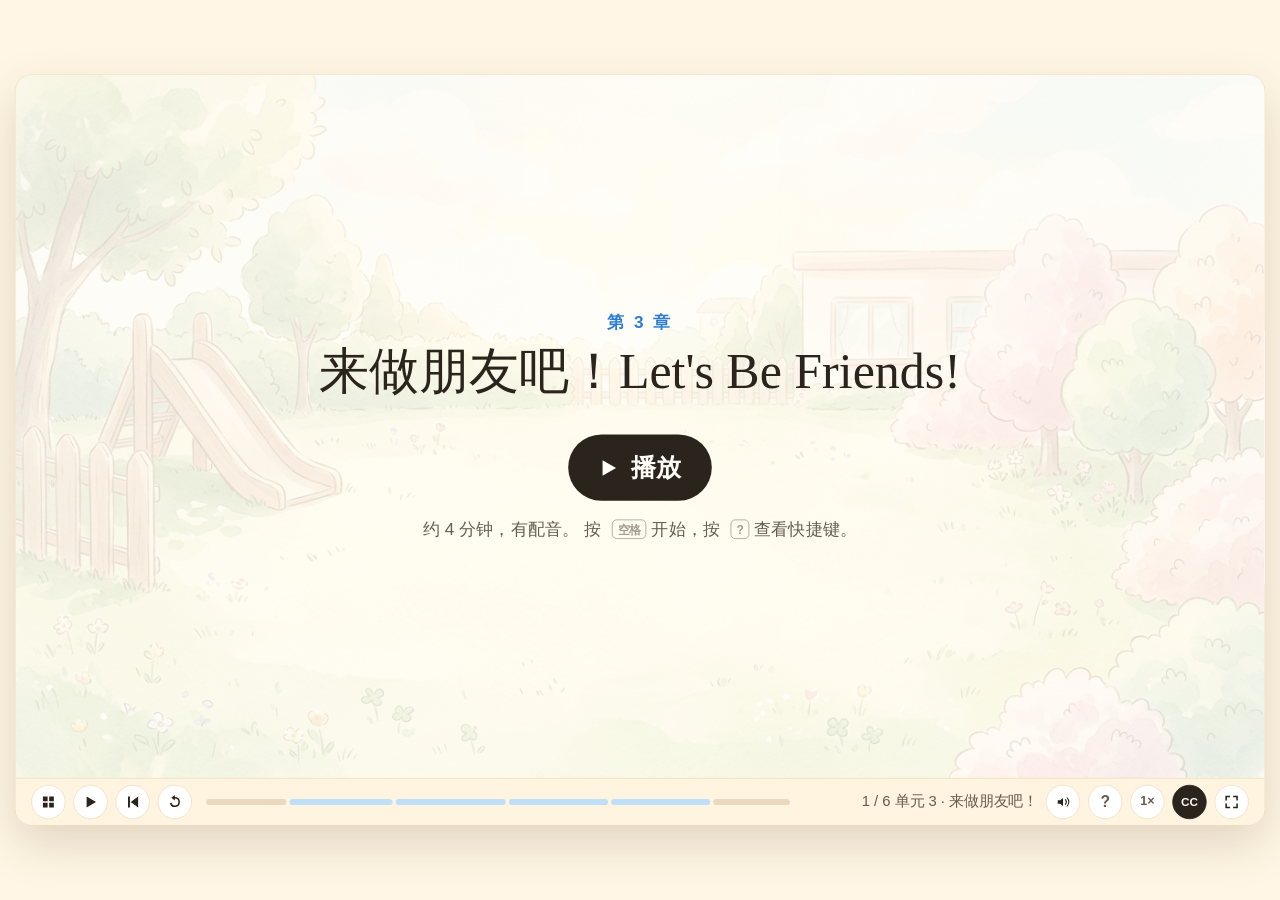
<file: ch03/index.html>
<!doctype html>
<html lang="zh">
<head>
<meta charset="utf-8">
<meta name="viewport" content="width=device-width, initial-scale=1">
<title>来做朋友吧！Let's Be Friends! · 趣味科学小课堂</title>
<link rel="stylesheet" href="../lib/engine.css">
<link rel="expect" href="#bar" blocking="render">
</head>
<body>
<script src="../lib/engine.js"></script>
<script src="../lib/doudou.js"></script>
<script src="audio/zh/timings.js"></script>
<script>
'use strict';
const CHAPTER = { number: 3, title: '来做朋友吧！Let\'s Be Friends!', minutes: 4, language: 'zh', film: true, questionKeys: false };
try { if (localStorage.getItem('captions') === null) setCaptions(true, false); } catch {}

/* ---------- Unit 3 绘本舞台助手（u3_ 前缀） ---------- */
function u3_bg(p, imgName, veil = 0.2) {
  mk('image', { href: `../img/${imgName}`, x: 0, y: 0, width: 1600, height: 900, preserveAspectRatio: 'xMidYMid slice' }, p);
  if (veil > 0) mk('rect', { x: 0, y: 0, width: 1600, height: 900, fill: `rgba(255,253,247,${veil})` }, p);
}

function u3_badge(p, label, x = 80, y = 60, fill = '#2bb673', t0 = 0.1) {
  const g = G(p, { x, y, o: 0 });
  const w = Math.max(160, label.length * 25 + 54);
  mk('rect', { x: 4, y: -24, width: w, height: 52, rx: 26, fill: 'rgba(60,40,10,0.14)' }, g);
  mk('rect', { x: 0, y: -28, width: w, height: 52, rx: 26, fill }, g);
  T(g, label, { x: w / 2, y: 7, size: 24, fill: '#ffffff', weight: 700, anchor: 'middle' });
  tw(g, { o: 1 }, t0, 0.3);
  return g;
}

function u3_card(p, x, y, w, h, { fill = 'rgba(255,253,247,0.93)', stroke = '#f0dec0', sw = 4, rx = 28 } = {}) {
  const g = G(p, { x, y });
  mk('rect', { x: 6, y: 10, width: w, height: h, rx, fill: 'rgba(80,50,20,0.1)' }, g);
  mk('rect', { x: 0, y: 0, width: w, height: h, rx, fill, stroke, 'stroke-width': sw }, g);
  return g;
}

const U3_SFX_CACHE = {};
function u3_playSfx(name, vol = 0.6) {
  try {
    const a = U3_SFX_CACHE[name] || (U3_SFX_CACHE[name] = new Audio(`audio/sfx/${name}.mp3`));
    a.currentTime = 0;
    a.volume = vol * +($('volume')?.value ?? 1);
    a.play().catch(() => {});
  } catch {}
}

function u3_swatch(hex, txt = '') {
  const sp = h('span', 'sc-swatch');
  sp.style.background = hex;
  if (txt) {
    sp.style.color = '#ffffff';
    sp.style.fontWeight = '800';
    sp.style.fontSize = '17px';
    sp.style.display = 'inline-flex';
    sp.style.alignItems = 'center';
    sp.style.justifyContent = 'center';
    sp.textContent = txt;
  }
  return sp;
}

/* 大小物品绘制（纯 SVG） */
function u3_drawSizeToy(par, kind) {
  if (kind === 'big_ball') {
    mk('circle', { cx: 0, cy: 0, r: 46, fill: '#ff5a5f', stroke: '#2b241d', 'stroke-width': 3 }, par);
    mk('path', { d: 'M-34,-28 Q0,4 34,-28 M-36,24 Q0,-4 36,24', fill: 'none', stroke: '#ffd60a', 'stroke-width': 8, 'stroke-linecap': 'round' }, par);
    mk('circle', { cx: 0, cy: 0, r: 46, fill: 'none', stroke: '#2b241d', 'stroke-width': 3 }, par);
  } else if (kind === 'small_cherry') {
    mk('path', { d: 'M-6,4 Q0,-22 10,-28 M12,6 Q14,-18 10,-28', fill: 'none', stroke: '#40916c', 'stroke-width': 3.5, 'stroke-linecap': 'round' }, par);
    mk('circle', { cx: -8, cy: 14, r: 12, fill: '#e63946', stroke: '#2b241d', 'stroke-width': 2.6 }, par);
    mk('circle', { cx: 12, cy: 16, r: 12, fill: '#e63946', stroke: '#2b241d', 'stroke-width': 2.6 }, par);
  } else if (kind === 'big_gift') {
    mk('rect', { x: -42, y: -34, width: 84, height: 74, rx: 10, fill: '#38bdf8', stroke: '#2b241d', 'stroke-width': 3 }, par);
    mk('rect', { x: -46, y: -40, width: 92, height: 18, rx: 6, fill: '#0284c7', stroke: '#2b241d', 'stroke-width': 3 }, par);
    mk('rect', { x: -8, y: -40, width: 16, height: 80, fill: '#ffd60a', stroke: '#2b241d', 'stroke-width': 2.4 }, par);
  } else if (kind === 'small_block') {
    mk('rect', { x: -18, y: -14, width: 36, height: 36, rx: 6, fill: '#8ac926', stroke: '#2b241d', 'stroke-width': 2.8 }, par);
    mk('circle', { cx: 0, cy: 4, r: 6, fill: '#ffffff', opacity: 0.7 }, par);
  }
}

/* 回形针绘制 */
function u3_drawClip(par, x, y, col = '#2d7dd2') {
  const g = G(par, { x, y });
  mk('path', {
    d: 'M-44,-4 H38 C52,-4 52,16 38,16 H-34 C-46,16 -46,0 -34,0 H26 C34,0 34,10 26,10 H-24',
    fill: 'none', stroke: col, 'stroke-width': 5.5, 'stroke-linecap': 'round', 'stroke-linejoin': 'round',
  }, g);
  return g;
}

/* 复习场景 6 张插画 */
function u3_drawReviseItem(par, kind) {
  if (kind === 'long_rope') {
    mk('path', { d: 'M-95,12 Q-45,-20 0,12 Q45,42 95,8', fill: 'none', stroke: '#ff5a5f', 'stroke-width': 12, 'stroke-linecap': 'round' }, par);
    mk('circle', { cx: -95, cy: 12, r: 8, fill: '#b91c1c' }, par);
    mk('circle', { cx: 95, cy: 8, r: 8, fill: '#b91c1c' }, par);
  } else if (kind === 'short_rope') {
    mk('path', { d: 'M-36,10 Q0,-8 36,10', fill: 'none', stroke: '#f77f00', 'stroke-width': 12, 'stroke-linecap': 'round' }, par);
  } else if (kind === 'tall_tree') {
    mk('rect', { x: -12, y: -6, width: 24, height: 74, rx: 6, fill: '#8d5524', stroke: '#2b241d', 'stroke-width': 2.8 }, par);
    mk('circle', { cx: 0, cy: -36, r: 42, fill: '#52b788', stroke: '#2b241d', 'stroke-width': 3 }, par);
    mk('circle', { cx: -28, cy: -16, r: 26, fill: '#40916c', stroke: '#2b241d', 'stroke-width': 2.8 }, par);
    mk('circle', { cx: 28, cy: -16, r: 26, fill: '#40916c', stroke: '#2b241d', 'stroke-width': 2.8 }, par);
  } else if (kind === 'short_bush') {
    mk('ellipse', { cx: 0, cy: 36, rx: 48, ry: 26, fill: '#74c69d', stroke: '#2b241d', 'stroke-width': 2.8 }, par);
    mk('circle', { cx: -18, cy: 34, r: 5, fill: '#ff7aa2' }, par);
    mk('circle', { cx: 12, cy: 26, r: 5, fill: '#ffd60a' }, par);
    mk('circle', { cx: 24, cy: 40, r: 5, fill: '#ff7aa2' }, par);
  } else if (kind === 'big_melon') {
    mk('ellipse', { cx: 0, cy: 4, rx: 58, ry: 48, fill: '#2bb673', stroke: '#2b241d', 'stroke-width': 3.2 }, par);
    mk('path', { d: 'M-24,-40 Q-10,4 -24,48 M0,-44 Q14,4 0,52 M24,-40 Q36,4 24,48', fill: 'none', stroke: '#1b4332', 'stroke-width': 5, 'stroke-linecap': 'round' }, par);
  } else if (kind === 'small_berry') {
    mk('path', { d: 'M0,-12 C-16,-12 -18,8 -8,20 C-2,28 2,28 8,20 C18,8 16,-12 0,-12 Z', fill: '#ff4d6d', stroke: '#2b241d', 'stroke-width': 2.8 }, par);
    mk('path', { d: 'M-10,-12 Q0,-22 10,-12', fill: '#40916c', stroke: '#2b241d', 'stroke-width': 2.4 }, par);
  }
}

/* ---------- 听音找一找配置 ---------- */
let u3ReviseThings = [];
const U3_REVISE_ASKS = [
  { word: '长绳子', clip: 'q-long', again: 'r-long' },
  { word: '矮灌木', clip: 'q-short-bush', again: 'r-short-bush' },
  { word: '大西瓜', clip: 'q-big-melon', again: 'r-big-melon' },
];

const BEATS = [
  /* 1. 开场 */
  ['u3_intro', '单元 3 · 来做朋友吧！', (m, D) => {
    const p = panel(0);
    u3_bg(p, 'bg_u3_playground.jpg', 0.16);
    sfx('u3_intro', 0.2, 'bell', 0.55);

    u3_badge(p, '单元 3 · 来做朋友吧！Let\'s Be Friends!', 84, 62, '#2bb673', 0.1);
    const titleBox = u3_card(p, 585, 130, 880, 240, { fill: 'rgba(255,255,255,0.94)', stroke: '#ffbe0b', sw: 5, rx: 36 });
    T(titleBox, '来做朋友吧！', { x: 440, y: 105, size: 64, fill: '#2bb673', weight: 700, anchor: 'middle' });
    T(titleBox, 'Let\'s Be Friends! · 比比大小、长短和高矮', { x: 440, y: 178, size: 29, fill: '#2d7dd2', weight: 700, anchor: 'middle' });
    put(titleBox, { o: 0, s: 0.86 }); tw(titleBox, { o: 1, s: 1 }, 0.2, 0.5, back);

    const expWrap = G(p, { x: 350, y: 575, o: 0 });
    const exp = Doudou.create(expWrap, { x: 0, y: 0, s: 1.58, hat: true, scarf: true, prop: 'magnifier', propSide: 'L', eyeColor: 'brown', expr: 'happy', armL: 28, armR: -115 });
    tw(expWrap, { o: 1, y: 520 }, 0.2, 0.6, out);

    const cards = [
      ['m_bs', '大和小 Big & small',   '#ff5a5f', 775,  505],
      ['m_ls', '长和短 Long & short', '#2d7dd2', 1185, 505],
      ['m_ts', '高和矮 Tall & short', '#f77f00', 980,  645],
    ];
    cards.forEach(([mkName, label, col, tx, ty], idx) => {
      const b = G(p, { x: tx, y: ty, o: 0, s: 0.82 });
      mk('rect', { x: -185, y: -44, width: 370, height: 88, rx: 28, fill: '#ffffff', stroke: col, 'stroke-width': 4 }, b);
      mk('circle', { cx: -135, cy: 0, r: 16, fill: col }, b);
      T(b, idx + 1, { x: -135, y: 7, size: 20, fill: '#ffffff', weight: 800, anchor: 'middle' });
      T(b, label, { x: 18, y: 10, size: 26, fill: col, weight: 700, anchor: 'middle' });
      const tAt = m(mkName);
      tw(b, { o: 1, s: 1 }, tAt, 0.36, back);
      sfx('u3_intro', tAt, 'pop', 0.45);
    });

    clockRun(t => {
      Doudou.animateIdle(exp, t, { armL: 28, armR: -115 + 16 * Math.sin(t * 6.5) });
    }, D, { tail: true });
  }, { lead: false }],

  /* 2. 大和小 Big and small（4 选 2 拖拉大玩具进箱子） */
  ['u3_big_small', '大和小 Big and small', (m, D) => {
    const p = panel(0);
    u3_bg(p, 'bg_u3_playground.jpg', 0.16);
    u3_badge(p, '大和小 Big and small', 84, 60, '#ff5a5f', 0.1);

    const board = u3_card(p, 80, 112, 800, 726, { fill: 'rgba(255,253,247,0.95)', stroke: '#ffd166', sw: 5, rx: 32 });
    T(board, '把 2 个【大 Big (B)】的玩具拖进金色大箱子，或轻点它们！', { x: 400, y: 46, size: 23, fill: '#2b241d', weight: 700, anchor: 'middle' });

    const expWrap = G(p, { x: 215, y: 390 });
    const exp = Doudou.create(expWrap, { x: 0, y: 0, s: 1.08, hat: true, scarf: true, eyeColor: 'brown', expr: 'happy', armL: 22, armR: -18 });
    S.bsDoudou = exp;

    // 金色大玩具箱目标区
    mk('rect', { x: 270, y: 120, width: 470, height: 340, rx: 28, fill: '#fffbeb', stroke: '#f59e0b', 'stroke-width': 4, 'stroke-dasharray': '10 8' }, board);
    T(board, '大玩具箱 · Big (B)', { x: 505, y: 162, size: 26, fill: '#b45309', weight: 800, anchor: 'middle' });
    mk('path', { d: 'M36 520 H764', stroke: '#fde68a', 'stroke-width': 3, 'stroke-dasharray': '10 8' }, board);

    const tray = G(p, { x: 0, y: 0, o: 0 });
    S.bsTray = tray;
    const preview = [
      ['big_ball',     180, 710, '大皮球 Big',    '#ff5a5f'],
      ['small_cherry', 380, 710, '小樱桃 Small',  '#e11d48'],
      ['big_gift',     580, 710, '大礼盒 Big',    '#0284c7'],
      ['small_block',  780, 710, '小积木 Small',  '#65a30d'],
    ];
    preview.forEach(([kind, px, py, lbl, col]) => {
      const g = G(tray, { x: px, y: py });
      mk('rect', { x: -78, y: -58, width: 156, height: 124, rx: 22, fill: '#ffffff', stroke: col, 'stroke-width': 3 }, g);
      u3_drawSizeToy(g, kind);
      T(g, lbl, { x: 0, y: 86, size: 20, fill: col, weight: 700, anchor: 'middle' });
    });
    show(tray, m('bs_go'), 0.35);

    clockRun(t => {
      Doudou.animateIdle(exp, t, { armL: 22, armR: -18 });
    }, D, { tail: true });
    void board;
  }, {
    lead: false,
    hold: 1.5,
    ask: done => quiz({ x: 915, y: 175, w: 605, cls: 'side' }, [{
      id: 'u3-q-big',
      prompt: ['哪个大（Big - B）？哪个小（Small - S）？找出两个大物品！'],
      build: (body, api) => {
        if (S.bsTray) S.bsTray.style.display = 'none';
        const L = qlayer();
        const progEl = h('div', 'sc-progress', '已装入 0 / 2 个大玩具 · 拖进大箱子或轻点物品');
        body.append(progEl);

        const stage = $('stage');
        const pt = e => {
          const r = stage.getBoundingClientRect();
          return [(e.clientX - r.left) * SW / r.width, (e.clientY - r.top) * SH / r.height];
        };

        const SLOTS = {
          left:  { x: 475, y: 380, filled: false },
          right: { x: 695, y: 380, filled: false },
        };

        const defs = [
          { id: 'big_ball',     label: '大皮球 Big',    col: '#ff5a5f', home: [180, 710], slot: 'left',  isBig: true,  hint: '' },
          { id: 'small_cherry', label: '小樱桃 Small',  col: '#e11d48', home: [380, 710], slot: null,    isBig: false, hint: '小樱桃小小的，是小 Small（S）哦！找找大大的玩具吧。' },
          { id: 'big_gift',     label: '大礼盒 Big',    col: '#0284c7', home: [580, 710], slot: 'right', isBig: true,  hint: '' },
          { id: 'small_block',  label: '小积木 Small',  col: '#65a30d', home: [780, 710], slot: null,    isBig: false, hint: '绿色小积木小小的，是 Small（S）！找找大的 Big（B）吧。' },
        ];

        let locked = false, count = 0;
        const nodes = [];

        const finishBig = () => {
          progEl.textContent = '已装入 2 / 2 个大玩具 · 大和小分清啦！';
          u3_playSfx('applause', 0.55);
          if (S.bsDoudou) S.bsDoudou.setExpr('amazed');
          api.grade(true, '太棒了！大皮球和大礼盒是大的（Big - B），小樱桃和小积木是小的（Small - S）！');
        };

        const snapBig = item => {
          if (item.placed) return;
          item.placed = true;
          const sl = SLOTS[item.slot];
          sl.filled = true;
          count++;
          fx(item.g, { x: sl.x, y: sl.y, s: 1.05 }, 0, 0.3, back);
          u3_playSfx('chime', 0.6);
          if (count === 2) finishBig();
          else progEl.textContent = '已装入 1 / 2 个大玩具 · 再找出另一个大玩具！';
        };

        const tryPlace = (item, x, y, tapMode = false) => {
          if (locked || item.placed) return;
          const inBox = tapMode || (x >= 320 && x <= 840 && y >= 200 && y <= 580);
          if (!inBox) {
            fx(item.g, { x: item.home[0], y: item.home[1] }, 0, 0.25, out);
            return;
          }
          if (!item.isBig) {
            u3_playSfx('boing', 0.55);
            fx(item.g, { x: item.home[0], y: item.home[1] }, 0, 0.28, out);
            shakeFx(item.g);
            api.grade(false, item.hint);
            return;
          }
          snapBig(item);
        };

        defs.forEach(def => {
          const g = G(L, { x: def.home[0], y: def.home[1] });
          g.classList.add('sc-drag');
          g.setAttribute('tabindex', '0');
          g.setAttribute('role', 'button');
          g.setAttribute('aria-label', def.label);
          mk('rect', { x: -78, y: -58, width: 156, height: 124, rx: 22, fill: '#ffffff', stroke: def.col, 'stroke-width': 3 }, g);
          u3_drawSizeToy(g, def.id);
          T(g, def.label, { x: 0, y: 86, size: 20, fill: def.col, weight: 700, anchor: 'middle' });
          const item = { ...def, g, placed: false };
          nodes.push(item);

          let drag = null;
          g.addEventListener('pointerdown', e => {
            if (locked || item.placed) return;
            e.preventDefault();
            const p0 = pt(e);
            drag = { dx: p0[0] - st(g).x, dy: p0[1] - st(g).y, sx: p0[0], sy: p0[1], moved: false };
            L.append(g);
            g.setPointerCapture(e.pointerId);
          });
          g.addEventListener('pointermove', e => {
            if (!drag) return;
            const p0 = pt(e);
            if (Math.hypot(p0[0] - drag.sx, p0[1] - drag.sy) > 8) drag.moved = true;
            if (drag.moved) put(g, { x: p0[0] - drag.dx, y: p0[1] - drag.dy });
          });
          const endDrag = () => {
            if (!drag) return;
            const moved = drag.moved;
            drag = null;
            tryPlace(item, st(g).x, st(g).y, !moved);
          };
          g.addEventListener('pointerup', endDrag);
          g.addEventListener('lostpointercapture', endDrag);
          keyAct(g, () => tryPlace(item, def.home[0], def.home[1], true));
        });

        return {
          hint: [kbd('1–4'), ' 选大物品 · 或拖进大玩具箱'],
          reveal() {
            nodes.filter(n => n.isBig && !n.placed).forEach(snapBig);
            return '大皮球和大礼盒是 Big（B），小樱桃和小积木是 Small（S）！';
          },
          lock() { locked = true; nodes.forEach(n => { n.g.style.cursor = 'default'; }); },
          key(e) {
            const idx = +e.key - 1;
            if (idx >= 0 && idx < nodes.length) {
              const it = nodes[idx];
              tryPlace(it, it.home[0], it.home[1], true);
              return true;
            }
            return false;
          },
        };
      },
    }], done, '大和小分类'),
  }],

  /* 3. 长和短 Long and short（铅笔比较 + 回形针量绳子） */
  ['u3_long_short', '长和短 Long and short', (m) => {
    const p = panel(0);
    u3_bg(p, 'bg_u3_playground.jpg', 0.2);
    u3_badge(p, '长和短 Long and short', 84, 60, '#2d7dd2', 0.1);

    // 上方卡：长铅笔 vs 短铅笔
    const topCard = u3_card(p, 80, 114, 795, 290, { fill: 'rgba(255,253,247,0.95)', stroke: '#93c5fd', sw: 4 });
    T(topCard, '比一比铅笔的长和短 · Compare long & short', { x: 398, y: 44, size: 25, fill: '#1d4ed8', weight: 800, anchor: 'middle' });

    const gLong = G(topCard, { x: 100, y: 120, o: 0 });
    mk('rect', { x: 0, y: -14, width: 420, height: 28, rx: 6, fill: '#ffd166', stroke: '#2b241d', 'stroke-width': 2.8 }, gLong);
    mk('polygon', { points: '420,-14 456,0 420,14', fill: '#fde68a', stroke: '#2b241d', 'stroke-width': 2.8, 'stroke-linejoin': 'round' }, gLong);
    mk('polygon', { points: '442,-5 456,0 442,5', fill: '#2b241d' }, gLong);
    mk('rect', { x: -24, y: -14, width: 28, height: 28, rx: 5, fill: '#ff7aa2', stroke: '#2b241d', 'stroke-width': 2.8 }, gLong);
    T(gLong, '长 long', { x: 525, y: 10, size: 28, fill: '#ff5a5f', weight: 800 });
    tw(gLong, { o: 1 }, m('ls_cmp'), 0.35);

    const gShort = G(topCard, { x: 100, y: 215, o: 0 });
    mk('rect', { x: 0, y: -14, width: 170, height: 28, rx: 6, fill: '#6ee7b7', stroke: '#2b241d', 'stroke-width': 2.8 }, gShort);
    mk('polygon', { points: '170,-14 206,0 170,14', fill: '#fde68a', stroke: '#2b241d', 'stroke-width': 2.8, 'stroke-linejoin': 'round' }, gShort);
    mk('polygon', { points: '192,-5 206,0 192,5', fill: '#2b241d' }, gShort);
    mk('rect', { x: -24, y: -14, width: 28, height: 28, rx: 5, fill: '#ff7aa2', stroke: '#2b241d', 'stroke-width': 2.8 }, gShort);
    T(gShort, '短 short', { x: 275, y: 10, size: 28, fill: '#059669', weight: 800 });
    tw(gShort, { o: 1 }, m('ls_cmp', 0.4), 0.35);

    // 下方卡：绳子 + 5 个回形针测量
    const botCard = u3_card(p, 80, 428, 795, 410, { fill: 'rgba(255,253,247,0.95)', stroke: '#f0dec0', sw: 4 });
    T(botCard, '这根绳子有多长？用回形针量一量！', { x: 398, y: 48, size: 26, fill: '#2b241d', weight: 800, anchor: 'middle' });

    const ropeG = G(botCard, { x: 400, y: 135, o: 0 });
    mk('line', { x1: -265, y1: -36, x2: -265, y2: 100, stroke: '#94a3b8', 'stroke-width': 2.5, 'stroke-dasharray': '5 5' }, ropeG);
    mk('line', { x1: 265, y1: -36, x2: 265, y2: 100, stroke: '#94a3b8', 'stroke-width': 2.5, 'stroke-dasharray': '5 5' }, ropeG);
    mk('path', { d: 'M-265,0 Q-180,-10 -90,0 Q0,10 90,0 Q180,-10 265,0', fill: 'none', stroke: '#d97706', 'stroke-width': 16, 'stroke-linecap': 'round' }, ropeG);
    tw(ropeG, { o: 1 }, m('ls_clip'), 0.35);

    S.clipIcons = [];
    for (let i = 0; i < 5; i++) {
      const cg = u3_drawClip(botCard, 188 + i * 106, 218, '#38bdf8');
      put(cg, { o: 0, s: 0.7 });
      tw(cg, { o: 1, s: 1 }, m('ls_clip', 0.3 + i * 0.2), 0.3, back);
      S.clipIcons.push(cg);
    }

    T(botCard, '这根绳子有', { x: 145, y: 332, size: 28, fill: '#2b241d', weight: 700 });
    const ansBox = mk('rect', { x: 325, y: 286, width: 78, height: 64, rx: 16, fill: '#eef6ff', stroke: '#2d7dd2', 'stroke-width': 3.5, 'stroke-dasharray': '7 5' }, botCard);
    const qMk = T(botCard, '?', { x: 364, y: 332, size: 36, fill: '#2d7dd2', weight: 800, anchor: 'middle' });
    const ansNum = T(botCard, '5', { x: 364, y: 334, size: 42, fill: '#ffffff', weight: 800, anchor: 'middle', o: 0 });
    T(botCard, '个回形针长。', { x: 422, y: 332, size: 28, fill: '#2b241d', weight: 700 });
    S.ropeAns = { ansBox, qMk, ansNum };
  }, {
    lead: false,
    hold: 1.5,
    ask: done => quiz({ x: 915, y: 175, w: 605, cls: 'side' }, [
      {
        id: 'u3-q-clips',
        prompt: ['数一数，这根绳子有几个回形针（paper clips）那么长？'],
        build: choice(
          [
            [u3_swatch('#f59e0b', '3'), '3 个回形针'],
            [u3_swatch('#2d7dd2', '5'), '5 个回形针'],
            [u3_swatch('#ff5a5f', '7'), '7 个回形针'],
          ],
          1,
          '数得真准！1、2、3、4、5，这根绳子有 5 个回形针那么长！',
          ['再从左到右点着数一遍，不止 3 个哦！', null, '没有 7 个这么多，再来数一数吧！'],
          () => {
            if (S.ropeAns) {
              S.ropeAns.ansBox.setAttribute('fill', '#2d7dd2');
              S.ropeAns.ansBox.removeAttribute('stroke-dasharray');
              fx(S.ropeAns.qMk, { o: 0 }, 0, 0.2);
              fx(S.ropeAns.ansNum, { o: 1 }, 0.05, 0.28, back);
            }
            u3_playSfx('chime', 0.6);
          }
        ),
      },
      {
        id: 'u3-q-pencil',
        prompt: ['上面哪一支铅笔是【长 long】的？'],
        build: choice(
          [
            [u3_swatch('#ffd166'), '黄色铅笔 · long'],
            [u3_swatch('#6ee7b7'), '绿色铅笔 · short'],
          ],
          0,
          '答对了！黄色铅笔长长的（long），绿色铅笔短短的（short）！',
          [null, '绿色铅笔比较短，是 short 哦！']
        ),
      },
    ], done, '长和短测量'),
  }],

  /* 4. 高和矮 Tall and short（动物对比 + 圈出高椅子） */
  ['u3_tall_short', '高和矮 Tall and short', (m) => {
    const p = panel(0);
    u3_bg(p, 'bg_u3_playground.jpg', 0.2);
    u3_badge(p, '高和矮 Tall and short', 84, 60, '#f77f00', 0.1);

    const card = u3_card(p, 80, 114, 795, 724, { fill: 'rgba(255,253,247,0.95)', stroke: '#f0dec0', sw: 4 });
    T(card, '比一比谁高（tall）、谁矮（short）！', { x: 398, y: 48, size: 27, fill: '#2b241d', weight: 800, anchor: 'middle' });
    mk('path', { d: 'M40 430 H755', stroke: '#ead9bc', 'stroke-width': 3, 'stroke-dasharray': '10 8' }, card);

    // 上区：高长颈鹿 vs 矮小兔
    const gir = G(card, { x: 230, y: 310, o: 0 });
    mk('rect', { x: -16, y: -140, width: 32, height: 150, rx: 10, fill: '#ffd166', stroke: '#2b241d', 'stroke-width': 2.8 }, gir);
    mk('ellipse', { cx: 0, cy: 20, rx: 42, ry: 28, fill: '#ffd166', stroke: '#2b241d', 'stroke-width': 2.8 }, gir);
    mk('rect', { x: -24, y: 36, width: 14, height: 48, rx: 6, fill: '#ffd166', stroke: '#2b241d', 'stroke-width': 2.6 }, gir);
    mk('rect', { x: 10, y: 36, width: 14, height: 48, rx: 6, fill: '#ffd166', stroke: '#2b241d', 'stroke-width': 2.6 }, gir);
    mk('ellipse', { cx: 10, cy: -152, rx: 28, ry: 20, fill: '#ffd166', stroke: '#2b241d', 'stroke-width': 2.8 }, gir);
    mk('circle', { cx: 18, cy: -156, r: 4, fill: '#2b241d' }, gir);
    mk('circle', { cx: -2, cy: -80, r: 9, fill: '#d97706' }, gir);
    mk('circle', { cx: 4, cy: -40, r: 8, fill: '#d97706' }, gir);
    T(gir, '长颈鹿 · 高 tall', { x: 0, y: 112, size: 22, fill: '#b45309', weight: 800, anchor: 'middle' });
    tw(gir, { o: 1 }, m('ts_go'), 0.35);

    const bun = G(card, { x: 565, y: 325, o: 0 });
    mk('ellipse', { cx: -10, cy: -22, rx: 8, ry: 24, fill: '#ffffff', stroke: '#2b241d', 'stroke-width': 2.6 }, bun);
    mk('ellipse', { cx: 10, cy: -22, rx: 8, ry: 24, fill: '#ffffff', stroke: '#2b241d', 'stroke-width': 2.6 }, bun);
    mk('circle', { cx: 0, cy: 14, r: 24, fill: '#ffffff', stroke: '#2b241d', 'stroke-width': 2.8 }, bun);
    mk('circle', { cx: -8, cy: 10, r: 3.5, fill: '#2b241d' }, bun);
    mk('circle', { cx: 8, cy: 10, r: 3.5, fill: '#2b241d' }, bun);
    mk('ellipse', { cx: 0, cy: 48, rx: 24, ry: 22, fill: '#ffffff', stroke: '#2b241d', 'stroke-width': 2.8 }, bun);
    T(bun, '小兔子 · 矮 short', { x: 0, y: 97, size: 22, fill: '#db2777', weight: 800, anchor: 'middle' });
    tw(bun, { o: 1 }, m('ts_go', 0.25), 0.35);

    // 下区：高椅子 vs 矮椅子
    const chTall = G(card, { x: 230, y: 580 });
    mk('rect', { x: -44, y: -115, width: 16, height: 185, rx: 6, fill: '#38bdf8', stroke: '#2b241d', 'stroke-width': 2.8 }, chTall);
    mk('rect', { x: 28, y: -115, width: 16, height: 185, rx: 6, fill: '#38bdf8', stroke: '#2b241d', 'stroke-width': 2.8 }, chTall);
    mk('rect', { x: -44, y: -115, width: 88, height: 34, rx: 8, fill: '#0284c7', stroke: '#2b241d', 'stroke-width': 2.8 }, chTall);
    mk('rect', { x: -50, y: -12, width: 100, height: 18, rx: 6, fill: '#0284c7', stroke: '#2b241d', 'stroke-width': 2.8 }, chTall);
    T(chTall, '蓝色椅子', { x: 0, y: 105, size: 22, fill: '#0284c7', weight: 800, anchor: 'middle' });

    const chShort = G(card, { x: 565, y: 580 });
    mk('rect', { x: -42, y: 20, width: 16, height: 50, rx: 6, fill: '#f59e0b', stroke: '#2b241d', 'stroke-width': 2.8 }, chShort);
    mk('rect', { x: 26, y: 20, width: 16, height: 50, rx: 6, fill: '#f59e0b', stroke: '#2b241d', 'stroke-width': 2.8 }, chShort);
    mk('rect', { x: -48, y: 10, width: 96, height: 18, rx: 6, fill: '#d97706', stroke: '#2b241d', 'stroke-width': 2.8 }, chShort);
    T(chShort, '黄色椅子', { x: 0, y: 105, size: 22, fill: '#b45309', weight: 800, anchor: 'middle' });

    const ring = mk('circle', { cx: 230, cy: 565, r: 112, fill: 'none', stroke: '#2bb673', 'stroke-width': 8 }, card);
    put(ring, { o: 0 });
    S.tallRing = ring;
  }, {
    lead: false,
    hold: 1.5,
    ask: done => quiz({ x: 915, y: 175, w: 605, cls: 'side' }, [
      {
        id: 'u3-q-chair',
        prompt: ['下面哪一把椅子是【高 tall】的？'],
        build: choice(
          [
            [u3_swatch('#0284c7'), '蓝色椅子 · tall'],
            [u3_swatch('#f59e0b'), '黄色椅子 · short'],
          ],
          0,
          '答对了！蓝色椅子高高的（tall），黄色椅子矮矮的（short）！',
          [null, '黄色椅子比较矮，是 short 哦！'],
          () => {
            if (S.tallRing) fx(S.tallRing, { o: 1 }, 0, 0.35, back);
            u3_playSfx('chime', 0.6);
          }
        ),
      },
      {
        id: 'u3-q-animal',
        prompt: ['长颈鹿和小兔子比，哪一个小动物是【矮 short】的？'],
        build: choice(
          [
            [u3_swatch('#ffd166'), '长颈鹿 · tall'],
            [u3_swatch('#ff7aa2'), '小兔子 · short'],
          ],
          1,
          '真棒！小兔子矮矮的（short），长颈鹿高高的（tall）！',
          ['长颈鹿脖子长长高高的，是 tall 哦！', null]
        ),
      },
    ], done, '高和矮挑战'),
  }],

  /* 5. 复习游戏：听音找一找（findWords） */
  ['u3_revise', '复习游戏 · 听音找一找', (m) => {
    const p = panel(0);
    u3_bg(p, 'bg_u3_playground.jpg', 0.14);
    u3_badge(p, '复习游戏 · 听音找一找', 84, 60, '#2bb673', 0.1);
    const bar = u3_card(p, 470, 32, 1020, 58, { fill: 'rgba(255,255,255,0.94)', stroke: '#2bb673', sw: 3, rx: 29 });
    T(bar, '听听小豆豆的话，点一点正确的大小、长短、高矮朋友！', { x: 510, y: 38, size: 25, fill: '#2b241d', weight: 700, anchor: 'middle' });

    const specs = [
      { id: 'long_rope',   x: 310,  y: 280, lbl: '长绳子 long',    col: '#ff5a5f', side: 'below' },
      { id: 'short_rope',  x: 800,  y: 280, lbl: '短绳子 short',   col: '#f77f00', side: 'below' },
      { id: 'tall_tree',   x: 1290, y: 280, lbl: '高大树 tall',    col: '#2bb673', side: 'below' },
      { id: 'short_bush',  x: 310,  y: 635, lbl: '矮灌木 short',   col: '#059669', side: 'above' },
      { id: 'big_melon',   x: 800,  y: 635, lbl: '大西瓜 big',     col: '#16a34a', side: 'above' },
      { id: 'small_berry', x: 1290, y: 635, lbl: '小草莓 small',   col: '#e11d48', side: 'above' },
    ];

    const map = {};
    specs.forEach(sp => {
      const g = G(p, { x: sp.x, y: sp.y });
      mk('rect', { x: -165, y: -125, width: 330, height: 245, rx: 28, fill: 'rgba(255,255,255,0.95)', stroke: sp.col, 'stroke-width': 4 }, g);
      const art = G(g, { x: 0, y: -18 });
      u3_drawReviseItem(art, sp.id);
      T(g, sp.lbl, { x: 0, y: 92, size: 25, fill: sp.col, weight: 800, anchor: 'middle' });
      map[sp.id] = g;
    });

    u3ReviseThings = [
      { g: map.long_rope,   word: '长绳子', clip: 'w-long',        side: 'below' },
      { g: map.short_rope,  word: '短绳子', clip: 'w-short-rope',  side: 'below' },
      { g: map.tall_tree,   word: '高大树', clip: 'w-tall-tree',   side: 'below' },
      { g: map.short_bush,  word: '矮灌木', clip: 'w-short-bush',  side: 'above' },
      { g: map.big_melon,   word: '大西瓜', clip: 'w-big-melon',   side: 'above' },
      { g: map.small_berry, word: '小草莓', clip: 'w-small-berry', side: 'above' },
    ];
    void m;
  }, {
    lead: false,
    ask: done => findWords(u3ReviseThings, U3_REVISE_ASKS, done, { end: 'q-u3-done', there: 'q-there', minBox: 120 }),
    video: false,
  }],

  /* 6. 总结结尾 */
  ['u3_outro', '通关成功 · 比较小能手！', (m, D) => {
    const p = panel(0);
    u3_bg(p, 'bg_u3_playground.jpg', 0.18);
    sfx('u3_outro', 0.15, 'applause', 0.45);
    sfx('u3_outro', 0.25, 'chime', 0.5);

    u3_badge(p, '单元 3 通关 · 比较小能手！', 84, 62, '#2bb673', 0.1);
    const expWrap = G(p, { x: 330, y: 515 });
    const exp = Doudou.create(expWrap, { x: 0, y: 0, s: 1.54, hat: true, scarf: true, prop: 'badge', propSide: 'R', eyeColor: 'brown', expr: 'happy', armL: 24, armR: -78 });

    const wins = [
      ['o1', '分清大（Big - B）和小（Small - S）', '#ff5a5f', 0, 'dot'],
      ['o2', '用回形针量出长（Long）与短（Short）', '#2d7dd2', 1, 'star'],
      ['o3', '比出高（Tall）与矮（Short）的物体', '#f77f00', 2, 'sq'],
    ];
    wins.forEach(([mkName, txt, col, idx, icon]) => {
      const card = G(p, { x: 640, y: 245 + idx * 175, o: 0, s: 0.88 });
      mk('rect', { x: 0, y: -48, width: 820, height: 112, rx: 28, fill: 'rgba(255,255,255,0.95)', stroke: col, 'stroke-width': 4 }, card);
      if (icon === 'dot') mk('circle', { cx: 48, cy: 8, r: 16, fill: col }, card);
      else if (icon === 'star') mk('polygon', { points: '48,-10 54,2 66,2 56,10 60,22 48,15 36,22 40,10 30,2 42,2', fill: col }, card);
      else mk('rect', { x: 34, y: -6, width: 28, height: 28, rx: 5, fill: col }, card);
      T(card, txt, { x: 86, y: 18, size: 32, fill: '#2b241d', weight: 700 });
      tw(card, { o: 1, s: 1 }, m(mkName), 0.35, back);
    });

    clockRun(t => {
      put(expWrap, { y: 515 - Math.abs(12 * Math.sin(t * 4)) });
      Doudou.animateIdle(exp, t, { armL: 24, armR: -78 + 14 * Math.sin(t * 6.5) });
    }, D, { tail: true });
  }, { lead: false }],
].map(([id, title, run, extra]) => ({ id, title, run, ...extra }));

window.MUSIC_LEVELS = { under: -16, open: -8 };
music('audio/bgm/friends.mp3', ['u3_intro', 'u3_big_small', 'u3_long_short', 'u3_tall_short', 'u3_revise', 'u3_outro'], 0.34);

boot();
</script>
</body>
</html>
</file>
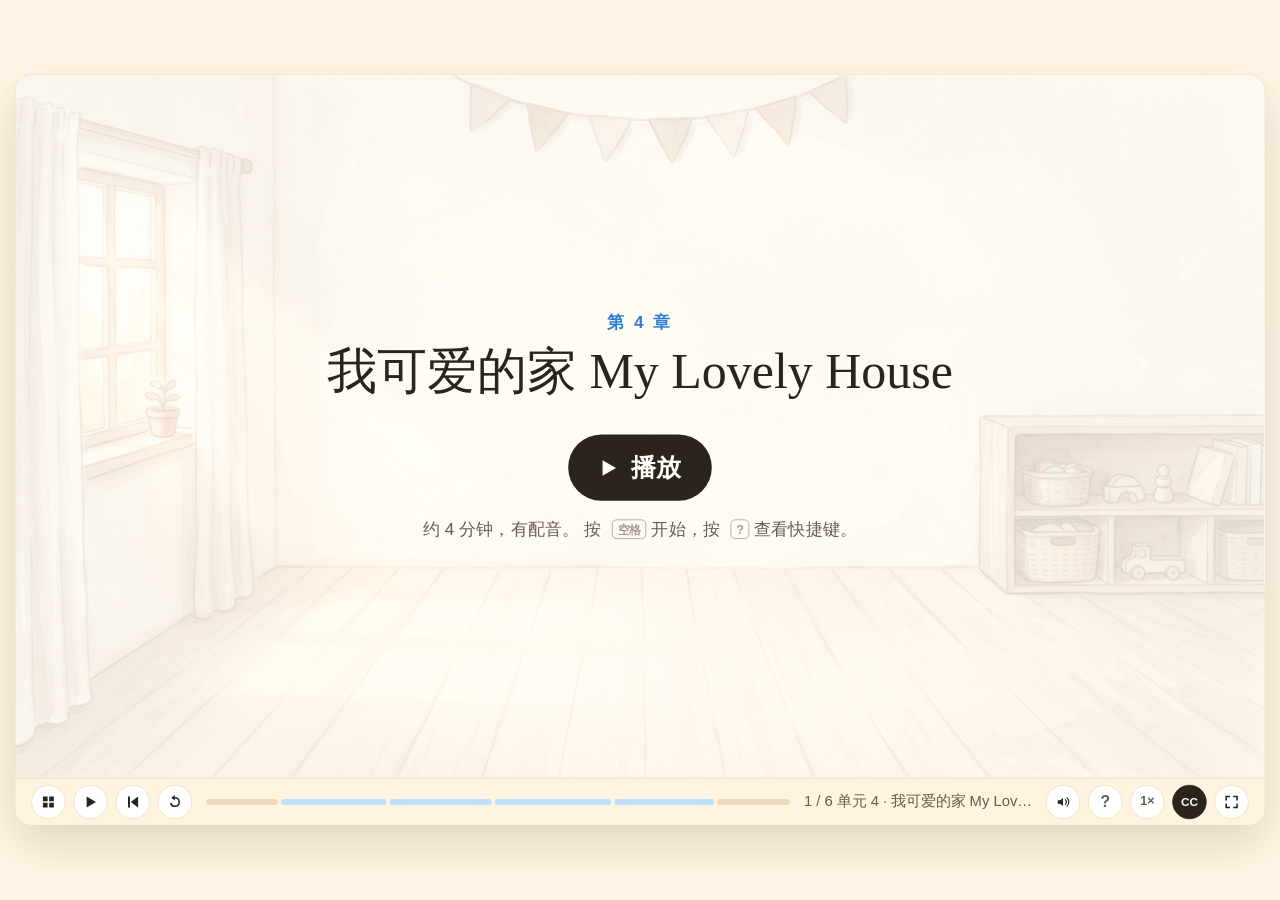
<file: ch04/index.html>
<!doctype html>
<html lang="zh">
<head>
<meta charset="utf-8">
<meta name="viewport" content="width=device-width, initial-scale=1">
<title>我可爱的家 My Lovely House · 趣味科学小课堂</title>
<link rel="stylesheet" href="../lib/engine.css">
<link rel="expect" href="#bar" blocking="render">
</head>
<body>
<script src="../lib/engine.js"></script>
<script src="../lib/doudou.js"></script>
<script src="audio/zh/timings.js"></script>
<script>
'use strict';
const CHAPTER = { number: 4, title: '我可爱的家 My Lovely House', minutes: 4, language: 'zh', film: true, questionKeys: false };
try { if (localStorage.getItem('captions') === null) setCaptions(true, false); } catch {}

/* ---------- Unit 4 绘本舞台助手（u4_ 前缀） ---------- */
function u4_bg(p, imgName, veil = 0.2) {
  mk('image', { href: `../img/${imgName}`, x: 0, y: 0, width: 1600, height: 900, preserveAspectRatio: 'xMidYMid slice' }, p);
  if (veil > 0) mk('rect', { x: 0, y: 0, width: 1600, height: 900, fill: `rgba(255,253,247,${veil})` }, p);
}

function u4_badge(p, label, x = 80, y = 60, fill = '#f77f00', t0 = 0.1) {
  const g = G(p, { x, y, o: 0 });
  const w = Math.max(160, label.length * 25 + 54);
  mk('rect', { x: 4, y: -24, width: w, height: 52, rx: 26, fill: 'rgba(60,40,10,0.14)' }, g);
  mk('rect', { x: 0, y: -28, width: w, height: 52, rx: 26, fill }, g);
  T(g, label, { x: w / 2, y: 7, size: 24, fill: '#ffffff', weight: 700, anchor: 'middle' });
  tw(g, { o: 1 }, t0, 0.3);
  return g;
}

function u4_card(p, x, y, w, h, { fill = 'rgba(255,253,247,0.93)', stroke = '#f0dec0', sw = 4, rx = 28 } = {}) {
  const g = G(p, { x, y });
  mk('rect', { x: 6, y: 10, width: w, height: h, rx, fill: 'rgba(80,50,20,0.1)' }, g);
  mk('rect', { x: 0, y: 0, width: w, height: h, rx, fill, stroke, 'stroke-width': sw }, g);
  return g;
}

const U4_SFX_CACHE = {};
function u4_playSfx(name, vol = 0.6) {
  try {
    const a = U4_SFX_CACHE[name] || (U4_SFX_CACHE[name] = new Audio(`audio/sfx/${name}.mp3`));
    a.currentTime = 0;
    a.volume = vol * +($('volume')?.value ?? 1);
    a.play().catch(() => {});
  } catch {}
}

function u4_swatch(hex) {
  const sp = h('span', 'sc-swatch');
  sp.style.background = hex;
  return sp;
}

/* 物品纯 SVG 图标 */
function u4_drawProp(par, kind) {
  if (kind === 'sponge') {
    mk('rect', { x: -34, y: -24, width: 68, height: 48, rx: 14, fill: '#ffd166', stroke: '#2b241d', 'stroke-width': 3 }, par);
    [[-16,-8],[6,-10],[18,4],[-8,10]].forEach(([hx, hy]) => mk('circle', { cx: hx, cy: hy, r: 4.5, fill: '#f59e0b' }, par));
  } else if (kind === 'rock') {
    mk('path', { d: 'M-36,16 L-28,-16 L0,-28 L30,-14 L38,18 L12,26 L-22,24 Z', fill: '#94a3b8', stroke: '#2b241d', 'stroke-width': 3, 'stroke-linejoin': 'round' }, par);
    mk('path', { d: 'M-14,-14 L6,-10 L14,4', fill: 'none', stroke: '#cbd5e1', 'stroke-width': 3, 'stroke-linecap': 'round' }, par);
  } else if (kind === 'cotton') {
    mk('circle', { cx: -16, cy: 4, r: 20, fill: '#ffffff', stroke: '#64748b', 'stroke-width': 2.6 }, par);
    mk('circle', { cx: 16, cy: 4, r: 20, fill: '#ffffff', stroke: '#64748b', 'stroke-width': 2.6 }, par);
    mk('circle', { cx: 0, cy: -10, r: 22, fill: '#ffffff', stroke: '#64748b', 'stroke-width': 2.6 }, par);
    mk('circle', { cx: 0, cy: 4, r: 16, fill: '#ffffff' }, par);
  } else if (kind === 'wood') {
    mk('polygon', { points: '-30,-14 0,-28 30,-14 0,0', fill: '#f4a261', stroke: '#2b241d', 'stroke-width': 2.8, 'stroke-linejoin': 'round' }, par);
    mk('polygon', { points: '-30,-14 0,0 0,28 -30,14', fill: '#e76f51', stroke: '#2b241d', 'stroke-width': 2.8, 'stroke-linejoin': 'round' }, par);
    mk('polygon', { points: '0,0 30,-14 30,14 0,28', fill: '#d97706', stroke: '#2b241d', 'stroke-width': 2.8, 'stroke-linejoin': 'round' }, par);
  } else if (kind === 'marble') {
    mk('circle', { cx: 0, cy: 0, r: 30, fill: '#38bdf8', stroke: '#2b241d', 'stroke-width': 3 }, par);
    mk('path', { d: 'M-14,-12 Q0,8 14,-10', fill: 'none', stroke: '#ffffff', 'stroke-width': 5, 'stroke-linecap': 'round' }, par);
    mk('circle', { cx: -12, cy: -14, r: 5, fill: '#ffffff' }, par);
  } else if (kind === 'pineapple') {
    mk('path', { d: 'M-14,-24 L0,-44 L14,-24 Z M-22,-20 L-8,-38 L0,-24 Z M22,-20 L8,-38 L0,-24 Z', fill: '#40916c', stroke: '#2b241d', 'stroke-width': 2.2, 'stroke-linejoin': 'round' }, par);
    mk('ellipse', { cx: 0, cy: 6, rx: 24, ry: 28, fill: '#f59e0b', stroke: '#2b241d', 'stroke-width': 3 }, par);
    mk('path', { d: 'M-16,-6 L16,18 M16,-6 L-16,18', stroke: '#b45309', 'stroke-width': 2.4 }, par);
  } else if (kind === 'cup') {
    mk('path', { d: 'M-22,-20 H22 L16,26 C14,32 -14,32 -16,26 Z', fill: '#ffcad4', stroke: '#2b241d', 'stroke-width': 3, 'stroke-linejoin': 'round' }, par);
    mk('path', { d: 'M20,-10 C34,-10 34,14 18,14', fill: 'none', stroke: '#2b241d', 'stroke-width': 4, 'stroke-linecap': 'round' }, par);
    mk('path', { d: 'M-12,-10 V14', stroke: '#ffffff', 'stroke-width': 4, 'stroke-linecap': 'round', opacity: 0.7 }, par);
  } else if (kind === 'bark') {
    mk('rect', { x: -24, y: -32, width: 48, height: 64, rx: 8, fill: '#8d5524', stroke: '#2b241d', 'stroke-width': 3 }, par);
    mk('path', { d: 'M-12,-22 L-6,-4 L-12,18 M6,-20 L12,4 L6,24', fill: 'none', stroke: '#4a2918', 'stroke-width': 3.5, 'stroke-linecap': 'round' }, par);
  } else if (kind === 'brick') {
    mk('rect', { x: -34, y: -20, width: 68, height: 40, rx: 6, fill: '#dc2626', stroke: '#2b241d', 'stroke-width': 3 }, par);
    mk('circle', { cx: -14, cy: -4, r: 3.5, fill: '#991b1b' }, par);
    mk('circle', { cx: 12, cy: 6, r: 3.5, fill: '#991b1b' }, par);
  } else if (kind === 'feather') {
    mk('path', { d: 'M-26,22 C-16,-12 10,-28 30,-22 C24,-2 8,16 -22,22', fill: '#f8fafc', stroke: '#64748b', 'stroke-width': 2.6, 'stroke-linejoin': 'round' }, par);
    mk('path', { d: 'M-30,26 L22,-18', stroke: '#94a3b8', 'stroke-width': 2.5, 'stroke-linecap': 'round' }, par);
  } else if (kind === 'bowling') {
    mk('circle', { cx: 0, cy: 0, r: 30, fill: '#334155', stroke: '#2b241d', 'stroke-width': 3 }, par);
    mk('circle', { cx: -8, cy: -10, r: 3.5, fill: '#ffffff' }, par);
    mk('circle', { cx: 4, cy: -14, r: 3.5, fill: '#ffffff' }, par);
    mk('circle', { cx: -2, cy: 0, r: 3.5, fill: '#ffffff' }, par);
  } else if (kind === 'melon') {
    mk('ellipse', { cx: 0, cy: 0, rx: 32, ry: 26, fill: '#2bb673', stroke: '#2b241d', 'stroke-width': 2.8 }, par);
    mk('path', { d: 'M-12,-24 Q-4,0 -12,24 M12,-24 Q18,0 12,24', fill: 'none', stroke: '#1b4332', 'stroke-width': 3.5 }, par);
  } else if (kind === 'balloon') {
    mk('ellipse', { cx: 0, cy: -8, rx: 22, ry: 26, fill: '#ff7aa2', stroke: '#2b241d', 'stroke-width': 2.8 }, par);
    mk('path', { d: 'M0,18 Q-4,32 4,40', fill: 'none', stroke: '#5a3b2c', 'stroke-width': 2.2 }, par);
  }
}

const BEATS = [
  /* 1. 开场 */
  ['u4_intro', '单元 4 · 我可爱的家 My Lovely House', (m, D) => {
    const p = panel(0);
    u4_bg(p, 'bg_u4_house.jpg', 0.16);
    sfx('u4_intro', 0.2, 'bell', 0.55);

    u4_badge(p, '单元 4 · 我可爱的家 My Lovely House', 84, 62, '#f77f00', 0.1);
    const titleBox = u4_card(p, 585, 130, 880, 240, { fill: 'rgba(255,255,255,0.94)', stroke: '#ffbe0b', sw: 5, rx: 36 });
    T(titleBox, '我可爱的家 · My Lovely House', { x: 440, y: 105, size: 56, fill: '#f77f00', weight: 700, anchor: 'middle' });
    T(titleBox, '跟着豆豆摸一摸硬和软、粗和滑，再比一比重和轻！', { x: 440, y: 178, size: 28, fill: '#2d7dd2', weight: 700, anchor: 'middle' });
    put(titleBox, { o: 0, s: 0.86 }); tw(titleBox, { o: 1, s: 1 }, 0.2, 0.5, back);

    const expWrap = G(p, { x: 350, y: 575, o: 0 });
    const exp = Doudou.create(expWrap, { x: 0, y: 0, s: 1.58, hat: false, scarf: true, eyeColor: 'brown', expr: 'happy', armL: 26, armR: -120 });
    tw(expWrap, { o: 1, y: 520 }, 0.2, 0.6, out);

    const cards = [
      ['m_hs', '硬和软 Hard & soft',     '#ff5a5f', 775,  505],
      ['m_rs', '粗和滑 Rough & smooth',  '#2d7dd2', 1185, 505],
      ['m_hl', '重和轻 Heavy & light',   '#2bb673', 980,  645],
    ];
    cards.forEach(([mkName, label, col, tx, ty], idx) => {
      const b = G(p, { x: tx, y: ty, o: 0, s: 0.82 });
      mk('rect', { x: -195, y: -44, width: 390, height: 88, rx: 28, fill: '#ffffff', stroke: col, 'stroke-width': 4 }, b);
      mk('circle', { cx: -145, cy: 0, r: 16, fill: col }, b);
      T(b, idx + 1, { x: -145, y: 7, size: 20, fill: '#ffffff', weight: 800, anchor: 'middle' });
      T(b, label, { x: 14, y: 10, size: 25, fill: col, weight: 700, anchor: 'middle' });
      const tAt = m(mkName);
      tw(b, { o: 1, s: 1 }, tAt, 0.36, back);
      sfx('u4_intro', tAt, 'pop', 0.45);
    });

    clockRun(t => {
      Doudou.animateIdle(exp, t, { armL: 26, armR: -120 + 16 * Math.sin(t * 6.5) });
    }, D, { tail: true });
  }, { lead: false }],

  /* 2. 硬和软 Hard and soft（4 选 2 拖拉软绵绵物品） */
  ['u4_hard_soft', '硬和软 Hard and soft', (m, D) => {
    const p = panel(0);
    u4_bg(p, 'bg_u4_house.jpg', 0.16);
    u4_badge(p, '硬和软 Hard and soft', 84, 60, '#ff5a5f', 0.1);

    const board = u4_card(p, 80, 112, 800, 726, { fill: 'rgba(255,253,247,0.95)', stroke: '#fbcfe8', sw: 5, rx: 32 });
    T(board, '按一按！找出 2 样摸起来【软软的 soft】物品拖入篮子！', { x: 400, y: 46, size: 23, fill: '#2b241d', weight: 700, anchor: 'middle' });

    const expWrap = G(p, { x: 215, y: 390 });
    const exp = Doudou.create(expWrap, { x: 0, y: 0, s: 1.08, hat: false, scarf: true, eyeColor: 'brown', expr: 'happy', armL: 22, armR: -18 });
    S.hsDoudou = exp;

    mk('rect', { x: 270, y: 120, width: 470, height: 340, rx: 28, fill: '#fdf2f8', stroke: '#ec4899', 'stroke-width': 4, 'stroke-dasharray': '10 8' }, board);
    T(board, '软绵绵云朵篮 · Soft', { x: 505, y: 162, size: 26, fill: '#be185d', weight: 800, anchor: 'middle' });
    mk('path', { d: 'M36 520 H764', stroke: '#fce7f3', 'stroke-width': 3, 'stroke-dasharray': '10 8' }, board);

    const tray = G(p, { x: 0, y: 0, o: 0 });
    S.hsTray = tray;
    const preview = [
      ['sponge', 180, 710, '海绵块 Soft', '#d97706'],
      ['rock',   380, 710, '大石头 Hard', '#475569'],
      ['cotton', 580, 710, '棉花球 Soft', '#db2777'],
      ['wood',   780, 710, '木积木 Hard', '#b45309'],
    ];
    preview.forEach(([kind, px, py, lbl, col]) => {
      const g = G(tray, { x: px, y: py });
      mk('rect', { x: -78, y: -56, width: 156, height: 120, rx: 22, fill: '#ffffff', stroke: col, 'stroke-width': 3 }, g);
      u4_drawProp(g, kind);
      T(g, lbl, { x: 0, y: 84, size: 20, fill: col, weight: 700, anchor: 'middle' });
    });
    show(tray, m('hs_go'), 0.35);

    clockRun(t => {
      Doudou.animateIdle(exp, t, { armL: 22, armR: -18 });
    }, D, { tail: true });
    void board;
  }, {
    lead: false,
    hold: 1.5,
    ask: done => quiz({ x: 915, y: 175, w: 605, cls: 'side' }, [{
      id: 'u4-q-soft',
      prompt: ['按压测试：哪两样东西摸起来【软软的 soft】？拖进云朵篮或轻点！'],
      build: (body, api) => {
        if (S.hsTray) S.hsTray.style.display = 'none';
        const L = qlayer();
        const progEl = h('div', 'sc-progress', '已找到 0 / 2 样软物品 · 拖进云朵篮或轻点物品');
        body.append(progEl);

        const stage = $('stage');
        const pt = e => {
          const r = stage.getBoundingClientRect();
          return [(e.clientX - r.left) * SW / r.width, (e.clientY - r.top) * SH / r.height];
        };

        const SLOTS = {
          left:  { x: 475, y: 380, filled: false },
          right: { x: 695, y: 380, filled: false },
        };

        const defs = [
          { id: 'sponge', label: '海绵块 Soft', col: '#d97706', home: [180, 710], slot: 'left',  soft: true,  hint: '' },
          { id: 'rock',   label: '大石头 Hard', col: '#475569', home: [380, 710], slot: null,    soft: false, hint: '铛铛！大石头硬邦邦按不扁，是硬的（hard）哦！' },
          { id: 'cotton', label: '棉花球 Soft', col: '#db2777', home: [580, 710], slot: 'right', soft: true,  hint: '' },
          { id: 'wood',   label: '木积木 Hard', col: '#b45309', home: [780, 710], slot: null,    soft: false, hint: '木积木敲起来硬邦邦的，是硬的（hard）哦！' },
        ];

        let locked = false, count = 0;
        const nodes = [];

        const finishSoft = () => {
          progEl.textContent = '已找到 2 / 2 样软物品 · 软软的按下去会弹起来！';
          u4_playSfx('applause', 0.55);
          if (S.hsDoudou) S.hsDoudou.setExpr('happy');
          api.grade(true, '太棒了！海绵和棉花按下去软软的（soft），石头和木积木硬邦邦的（hard）！');
        };

        const snapSoft = item => {
          if (item.placed) return;
          item.placed = true;
          const sl = SLOTS[item.slot];
          sl.filled = true;
          count++;
          fx(item.g, { x: sl.x, y: sl.y, s: 1.05 }, 0, 0.3, back);
          u4_playSfx('chime', 0.6);
          if (count === 2) finishSoft();
          else progEl.textContent = '已找到 1 / 2 样软物品 · 再找出另一样软物品！';
        };

        const tryPlace = (item, x, y, tapMode = false) => {
          if (locked || item.placed) return;
          const inBox = tapMode || (x >= 320 && x <= 840 && y >= 200 && y <= 580);
          if (!inBox) {
            fx(item.g, { x: item.home[0], y: item.home[1] }, 0, 0.25, out);
            return;
          }
          if (!item.soft) {
            u4_playSfx('boing', 0.55);
            fx(item.g, { x: item.home[0], y: item.home[1] }, 0, 0.28, out);
            shakeFx(item.g);
            api.grade(false, item.hint);
            return;
          }
          snapSoft(item);
        };

        defs.forEach(def => {
          const g = G(L, { x: def.home[0], y: def.home[1] });
          g.classList.add('sc-drag');
          g.setAttribute('tabindex', '0');
          g.setAttribute('role', 'button');
          g.setAttribute('aria-label', def.label);
          mk('rect', { x: -78, y: -56, width: 156, height: 120, rx: 22, fill: '#ffffff', stroke: def.col, 'stroke-width': 3 }, g);
          u4_drawProp(g, def.id);
          T(g, def.label, { x: 0, y: 84, size: 20, fill: def.col, weight: 700, anchor: 'middle' });
          const item = { ...def, g, placed: false };
          nodes.push(item);

          let drag = null;
          g.addEventListener('pointerdown', e => {
            if (locked || item.placed) return;
            e.preventDefault();
            const p0 = pt(e);
            drag = { dx: p0[0] - st(g).x, dy: p0[1] - st(g).y, sx: p0[0], sy: p0[1], moved: false };
            L.append(g);
            g.setPointerCapture(e.pointerId);
          });
          g.addEventListener('pointermove', e => {
            if (!drag) return;
            const p0 = pt(e);
            if (Math.hypot(p0[0] - drag.sx, p0[1] - drag.sy) > 8) drag.moved = true;
            if (drag.moved) put(g, { x: p0[0] - drag.dx, y: p0[1] - drag.dy });
          });
          const endDrag = () => {
            if (!drag) return;
            const moved = drag.moved;
            drag = null;
            tryPlace(item, st(g).x, st(g).y, !moved);
          };
          g.addEventListener('pointerup', endDrag);
          g.addEventListener('lostpointercapture', endDrag);
          keyAct(g, () => tryPlace(item, def.home[0], def.home[1], true));
        });

        return {
          hint: [kbd('1–4'), ' 选软物品 · 或拖进云朵篮'],
          reveal() {
            nodes.filter(n => n.soft && !n.placed).forEach(snapSoft);
            return '海绵块和棉花球都是软的（soft），石头和木积木是硬的（hard）！';
          },
          lock() { locked = true; nodes.forEach(n => { n.g.style.cursor = 'default'; }); },
          key(e) {
            const idx = +e.key - 1;
            if (idx >= 0 && idx < nodes.length) {
              const it = nodes[idx];
              tryPlace(it, it.home[0], it.home[1], true);
              return true;
            }
            return false;
          },
        };
      },
    }], done, '硬和软挑战'),
  }],

  /* 3. 粗和滑 Rough and smooth（4 选 2 拖拉光滑物品） */
  ['u4_rough_smooth', '粗和滑 Rough and smooth', (m, D) => {
    const p = panel(0);
    u4_bg(p, 'bg_u4_house.jpg', 0.16);
    u4_badge(p, '粗和滑 Rough and smooth', 84, 60, '#2d7dd2', 0.1);

    const board = u4_card(p, 80, 112, 800, 726, { fill: 'rgba(255,253,247,0.95)', stroke: '#93c5fd', sw: 5, rx: 32 });
    T(board, '找出 2 样表面【滑滑的 smooth】物品放进光滑托盘！', { x: 400, y: 46, size: 23, fill: '#2b241d', weight: 700, anchor: 'middle' });

    const expWrap = G(p, { x: 215, y: 390 });
    const exp = Doudou.create(expWrap, { x: 0, y: 0, s: 1.08, hat: false, scarf: true, eyeColor: 'brown', expr: 'happy', armL: 22, armR: -18 });

    mk('rect', { x: 270, y: 120, width: 470, height: 340, rx: 28, fill: '#eff6ff', stroke: '#3b82f6', 'stroke-width': 4, 'stroke-dasharray': '10 8' }, board);
    T(board, '滑溜溜托盘 · Smooth', { x: 505, y: 162, size: 26, fill: '#1d4ed8', weight: 800, anchor: 'middle' });
    mk('path', { d: 'M36 520 H764', stroke: '#dbeafe', 'stroke-width': 3, 'stroke-dasharray': '10 8' }, board);

    const tray = G(p, { x: 0, y: 0, o: 0 });
    S.rsTray = tray;
    const preview = [
      ['marble',    180, 710, '玻璃弹珠', '#0284c7'],
      ['pineapple', 380, 710, '菠萝外皮', '#d97706'],
      ['cup',       580, 710, '陶瓷小杯', '#db2777'],
      ['bark',      780, 710, '粗糙树皮', '#78350f'],
    ];
    preview.forEach(([kind, px, py, lbl, col]) => {
      const g = G(tray, { x: px, y: py });
      mk('rect', { x: -78, y: -56, width: 156, height: 120, rx: 22, fill: '#ffffff', stroke: col, 'stroke-width': 3 }, g);
      u4_drawProp(g, kind);
      T(g, lbl, { x: 0, y: 84, size: 20, fill: col, weight: 700, anchor: 'middle' });
    });
    show(tray, m('rs_go'), 0.35);

    clockRun(t => {
      Doudou.animateIdle(exp, t, { armL: 22, armR: -18 });
    }, D, { tail: true });
    void board;
  }, {
    lead: false,
    hold: 1.5,
    ask: done => quiz({ x: 915, y: 175, w: 605, cls: 'side' }, [{
      id: 'u4-q-smooth',
      prompt: ['摸一摸表面，找出两样【滑溜溜 smooth】的物品！'],
      build: (body, api) => {
        if (S.rsTray) S.rsTray.style.display = 'none';
        const L = qlayer();
        const progEl = h('div', 'sc-progress', '已找到 0 / 2 样光滑物品 · 拖进托盘或轻点物品');
        body.append(progEl);

        const stage = $('stage');
        const pt = e => {
          const r = stage.getBoundingClientRect();
          return [(e.clientX - r.left) * SW / r.width, (e.clientY - r.top) * SH / r.height];
        };

        const SLOTS = {
          left:  { x: 475, y: 380, filled: false },
          right: { x: 695, y: 380, filled: false },
        };

        const defs = [
          { id: 'marble',    label: '玻璃弹珠', col: '#0284c7', home: [180, 710], slot: 'left',  smooth: true,  hint: '' },
          { id: 'pineapple', label: '菠萝外皮', col: '#d97706', home: [380, 710], slot: null,    smooth: false, hint: '菠萝外皮一格一格扎扎的，表面是粗糙（rough）的哦！' },
          { id: 'cup',       label: '陶瓷小杯', col: '#db2777', home: [580, 710], slot: 'right', smooth: true,  hint: '' },
          { id: 'bark',      label: '粗糙树皮', col: '#78350f', home: [780, 710], slot: null,    smooth: false, hint: '树皮凹凸不平，摸起来粗粗的（rough）！找光滑的吧。' },
        ];

        let locked = false, count = 0;
        const nodes = [];

        const finishSmooth = () => {
          progEl.textContent = '已找到 2 / 2 样光滑物品 · 滑溜溜的真舒服！';
          u4_playSfx('applause', 0.55);
          api.grade(true, '答对了！玻璃弹珠和陶瓷杯表面滑溜溜的（smooth），菠萝壳和树皮表面粗粗的（rough）！');
        };

        const snapSmooth = item => {
          if (item.placed) return;
          item.placed = true;
          const sl = SLOTS[item.slot];
          sl.filled = true;
          count++;
          fx(item.g, { x: sl.x, y: sl.y, s: 1.05 }, 0, 0.3, back);
          u4_playSfx('chime', 0.6);
          if (count === 2) finishSmooth();
          else progEl.textContent = '已找到 1 / 2 样光滑物品 · 再找出另一样光滑物品！';
        };

        const tryPlace = (item, x, y, tapMode = false) => {
          if (locked || item.placed) return;
          const inBox = tapMode || (x >= 320 && x <= 840 && y >= 200 && y <= 580);
          if (!inBox) {
            fx(item.g, { x: item.home[0], y: item.home[1] }, 0, 0.25, out);
            return;
          }
          if (!item.smooth) {
            u4_playSfx('boing', 0.55);
            fx(item.g, { x: item.home[0], y: item.home[1] }, 0, 0.28, out);
            shakeFx(item.g);
            api.grade(false, item.hint);
            return;
          }
          snapSmooth(item);
        };

        defs.forEach(def => {
          const g = G(L, { x: def.home[0], y: def.home[1] });
          g.classList.add('sc-drag');
          g.setAttribute('tabindex', '0');
          g.setAttribute('role', 'button');
          g.setAttribute('aria-label', def.label);
          mk('rect', { x: -78, y: -56, width: 156, height: 120, rx: 22, fill: '#ffffff', stroke: def.col, 'stroke-width': 3 }, g);
          u4_drawProp(g, def.id);
          T(g, def.label, { x: 0, y: 84, size: 20, fill: def.col, weight: 700, anchor: 'middle' });
          const item = { ...def, g, placed: false };
          nodes.push(item);

          let drag = null;
          g.addEventListener('pointerdown', e => {
            if (locked || item.placed) return;
            e.preventDefault();
            const p0 = pt(e);
            drag = { dx: p0[0] - st(g).x, dy: p0[1] - st(g).y, sx: p0[0], sy: p0[1], moved: false };
            L.append(g);
            g.setPointerCapture(e.pointerId);
          });
          g.addEventListener('pointermove', e => {
            if (!drag) return;
            const p0 = pt(e);
            if (Math.hypot(p0[0] - drag.sx, p0[1] - drag.sy) > 8) drag.moved = true;
            if (drag.moved) put(g, { x: p0[0] - drag.dx, y: p0[1] - drag.dy });
          });
          const endDrag = () => {
            if (!drag) return;
            const moved = drag.moved;
            drag = null;
            tryPlace(item, st(g).x, st(g).y, !moved);
          };
          g.addEventListener('pointerup', endDrag);
          g.addEventListener('lostpointercapture', endDrag);
          keyAct(g, () => tryPlace(item, def.home[0], def.home[1], true));
        });

        return {
          hint: [kbd('1–4'), ' 选光滑物品 · 或拖进光滑托盘'],
          reveal() {
            nodes.filter(n => n.smooth && !n.placed).forEach(snapSmooth);
            return '玻璃弹珠和陶瓷小杯都是滑滑的（smooth）！';
          },
          lock() { locked = true; nodes.forEach(n => { n.g.style.cursor = 'default'; }); },
          key(e) {
            const idx = +e.key - 1;
            if (idx >= 0 && idx < nodes.length) {
              const it = nodes[idx];
              tryPlace(it, it.home[0], it.home[1], true);
              return true;
            }
            return false;
          },
        };
      },
    }], done, '粗和滑挑战'),
  }],

  /* 4. 重和轻 Heavy and light（跷跷板对比） */
  ['u4_heavy_light', '重和轻 Heavy and light', (m) => {
    const p = panel(0);
    u4_bg(p, 'bg_u4_house.jpg', 0.2);
    u4_badge(p, '重和轻 Heavy and light', 84, 60, '#2bb673', 0.1);

    const pairs = [
      { mk: 'hl_p1', y: 120, left: 'melon',   lLbl: '大西瓜', right: 'feather', rLbl: '白羽毛', col: '#2bb673', heavyLeft: true },
      { mk: 'hl_p2', y: 492, left: 'balloon', lLbl: '彩气球', right: 'bowling', rLbl: '保龄球', col: '#2d7dd2', heavyLeft: false },
    ];

    S.seesawRings = [];
    pairs.forEach(pr => {
      const card = u4_card(p, 80, pr.y, 795, 342, { fill: 'rgba(255,253,247,0.95)', stroke: pr.col, sw: 4, rx: 30 });
      // 底座三角支点
      mk('polygon', { points: '398,215 362,285 434,285', fill: '#f59e0b', stroke: '#2b241d', 'stroke-width': 3, 'stroke-linejoin': 'round' }, card);
      // 倾斜跷跷板
      const ang = pr.heavyLeft ? -14 : 14;
      const beam = G(card, { x: 398, y: 215, r: ang });
      mk('rect', { x: -245, y: -10, width: 490, height: 20, rx: 10, fill: '#38bdf8', stroke: '#2b241d', 'stroke-width': 3 }, beam);
      const lArt = G(beam, { x: -185, y: -42, r: -ang });
      u4_drawProp(lArt, pr.left);
      const rArt = G(beam, { x: 185, y: -42, r: -ang });
      u4_drawProp(rArt, pr.right);

      T(card, pr.lLbl, { x: 195, y: 318, size: 25, fill: '#2b241d', weight: 800, anchor: 'middle' });
      T(card, pr.rLbl, { x: 600, y: 318, size: 25, fill: '#2b241d', weight: 800, anchor: 'middle' });

      const ringX = pr.heavyLeft ? 215 : 580;
      const ring = mk('circle', { cx: ringX, cy: 200, r: 78, fill: 'none', stroke: '#2bb673', 'stroke-width': 7 }, card);
      put(ring, { o: 0 });
      S.seesawRings.push(ring);

      put(card, { o: 0, s: 0.9 });
      const tAt = m(pr.mk);
      tw(card, { o: 1, s: 1 }, tAt, 0.4, back);
      sfx('u4_heavy_light', tAt, 'pop', 0.45);
    });
  }, {
    lead: false,
    hold: 1.5,
    ask: done => quiz({ x: 915, y: 175, w: 605, cls: 'side' }, [
      {
        id: 'u4-q-hl1',
        prompt: ['第一组跷跷板上，哪个东西是【重 heavy】的？'],
        build: choice(
          [
            [u4_swatch('#2bb673'), '大西瓜 · heavy'],
            [u4_swatch('#cbd5e1'), '白羽毛 · light'],
          ],
          0,
          '答对了！大西瓜沉甸甸的（heavy），把跷跷板压下去啦！',
          [null, '白羽毛轻轻的（light），被翘到高高的天上去了！'],
          () => {
            if (S.seesawRings?.[0]) fx(S.seesawRings[0], { o: 1 }, 0, 0.35, back);
            u4_playSfx('chime', 0.6);
          }
        ),
      },
      {
        id: 'u4-q-hl2',
        prompt: ['第二组跷跷板上，哪个东西是【重 heavy】的？'],
        build: choice(
          [
            [u4_swatch('#ff7aa2'), '彩气球 · light'],
            [u4_swatch('#334155'), '保龄球 · heavy'],
          ],
          1,
          '真棒！保龄球重重的（heavy），彩色气球轻轻飘在上面（light）！',
          ['彩气球里面都是空气，轻轻的（light）哦！', null],
          () => {
            if (S.seesawRings?.[1]) fx(S.seesawRings[1], { o: 1 }, 0, 0.35, back);
            u4_playSfx('chime', 0.6);
          }
        ),
      },
    ], done, '重和轻跷跷板'),
  }],

  /* 5. 复习挑战：双特征小侦探（硬和粗 / 软和轻 / 重和硬） */
  ['u4_revise', '复习！双特征小侦探', (m, D) => {
    const p = panel(0);
    u4_bg(p, 'bg_u4_house.jpg', 0.2);
    u4_badge(p, '复习挑战 · 双特征小侦探', 84, 60, '#9d4edd', 0.1);

    const expWrap = G(p, { x: 245, y: 525 });
    const exp = Doudou.create(expWrap, { x: 0, y: 0, s: 1.5, hat: true, scarf: true, prop: 'magnifier', propSide: 'L', eyeColor: 'brown', expr: 'happy', armL: 26, armR: -18 });

    const rows = [
      ['硬和粗 · hard & rough', '#dc2626', 'brick',   '红砖块'],
      ['软和轻 · soft & light', '#2d7dd2', 'feather', '白羽毛'],
      ['重和硬 · heavy & hard', '#334155', 'bowling', '保龄球'],
    ];

    S.u4ReviseRows = [];
    rows.forEach(([lbl, col, kind, name], i) => {
      const cy = 180 + i * 205;
      const card = u4_card(p, 430, cy, 465, 168, { fill: 'rgba(255,253,247,0.95)', stroke: col, sw: 4, rx: 26 });
      T(card, lbl, { x: 24, y: 66, size: 22, fill: col, weight: 800 });
      T(card, '是哪一个物体？', { x: 24, y: 112, size: 20, fill: '#665c50', weight: 600 });

      const slotBox = mk('rect', { x: 325, y: 24, width: 118, height: 120, rx: 20, fill: '#f8fafc', stroke: col, 'stroke-width': 3, 'stroke-dasharray': '7 5' }, card);
      const qMk = T(card, '?', { x: 384, y: 98, size: 42, fill: col, weight: 800, anchor: 'middle' });
      const ansG = G(card, { x: 384, y: 74, o: 0, s: 0.65 });
      u4_drawProp(ansG, kind);
      T(ansG, name, { x: 0, y: 56, size: 17, fill: col, weight: 800, anchor: 'middle' });
      S.u4ReviseRows.push({ slotBox, qMk, ansG });
      put(card, { o: 0, y: cy + 20 });
      tw(card, { o: 1, y: cy }, m('rv_go', i * 0.3), 0.35, out);
    });

    clockRun(t => {
      Doudou.animateIdle(exp, t, { armL: 26, armR: -18 });
    }, D, { tail: true });
  }, {
    lead: false,
    hold: 1.5,
    ask: done => {
      const revealRow = idx => {
        const r = S.u4ReviseRows?.[idx];
        if (r) {
          r.slotBox.removeAttribute('stroke-dasharray');
          fx(r.qMk, { o: 0 }, 0, 0.18);
          fx(r.ansG, { o: 1, s: 1 }, 0.05, 0.32, back);
          u4_playSfx('chime', 0.6);
        }
      };
      return quiz({ x: 915, y: 175, w: 605, cls: 'side' }, [
        {
          id: 'u4-rv-1',
          prompt: ['哪一个东西同时是【硬和粗 hard & rough】？'],
          build: choice(
            [
              [u4_swatch('#dc2626'), '红砖块'],
              [u4_swatch('#ffd166'), '软海绵'],
              [u4_swatch('#38bdf8'), '玻璃弹珠'],
            ],
            0,
            '答对了！红砖块又硬又粗糙（hard & rough）！',
            [null, '软海绵是软的，不是硬的哦！', '玻璃弹珠虽然硬，但表面是滑滑的哦！'],
            () => revealRow(0)
          ),
        },
        {
          id: 'u4-rv-2',
          prompt: ['哪一个东西同时是【软和轻 soft & light】？'],
          build: choice(
            [
              [u4_swatch('#334155'), '保龄球'],
              [u4_swatch('#cbd5e1'), '白羽毛'],
              [u4_swatch('#dc2626'), '红砖块'],
            ],
            1,
            '真棒！白羽毛又软又轻（soft & light），风一吹就飘起来！',
            ['保龄球又重又硬哦！', null, '红砖块又硬又重哦！'],
            () => revealRow(1)
          ),
        },
        {
          id: 'u4-rv-3',
          prompt: ['哪一个东西同时是【重和硬 heavy & hard】？'],
          build: choice(
            [
              [u4_swatch('#ff7aa2'), '彩气球'],
              [u4_swatch('#cbd5e1'), '白羽毛'],
              [u4_swatch('#334155'), '保龄球'],
            ],
            2,
            '全对啦！保龄球又重又硬（heavy & hard）！',
            ['彩气球轻轻软软的哦！', '白羽毛又软又轻哦！', null],
            () => revealRow(2)
          ),
        },
      ], done, '双特征复习');
    },
  }],

  /* 6. 通关总结 */
  ['u4_outro', '通关成功 · 触觉小侦探！', (m, D) => {
    const p = panel(0);
    u4_bg(p, 'bg_u4_house.jpg', 0.18);
    sfx('u4_outro', 0.15, 'applause', 0.45);
    sfx('u4_outro', 0.25, 'chime', 0.5);

    u4_badge(p, '单元 4 通关 · 触觉小侦探！', 84, 62, '#2bb673', 0.1);
    const expWrap = G(p, { x: 330, y: 515 });
    const exp = Doudou.create(expWrap, { x: 0, y: 0, s: 1.54, hat: true, scarf: true, prop: 'badge', propSide: 'R', eyeColor: 'brown', expr: 'happy', armL: 24, armR: -78 });

    const wins = [
      ['o1', '分辨硬邦邦（Hard）与软绵绵（Soft）', '#ff5a5f', 0, 'dot'],
      ['o2', '摸出粗糙（Rough）与光滑（Smooth）的表面', '#2d7dd2', 1, 'star'],
      ['o3', '用跷跷板比较重（Heavy）与轻（Light）', '#2bb673', 2, 'sq'],
    ];
    wins.forEach(([mkName, txt, col, idx, icon]) => {
      const card = G(p, { x: 640, y: 245 + idx * 175, o: 0, s: 0.88 });
      mk('rect', { x: 0, y: -48, width: 820, height: 112, rx: 28, fill: 'rgba(255,255,255,0.95)', stroke: col, 'stroke-width': 4 }, card);
      if (icon === 'dot') mk('circle', { cx: 48, cy: 8, r: 16, fill: col }, card);
      else if (icon === 'star') mk('polygon', { points: '48,-10 54,2 66,2 56,10 60,22 48,15 36,22 40,10 30,2 42,2', fill: col }, card);
      else mk('rect', { x: 34, y: -6, width: 28, height: 28, rx: 5, fill: col }, card);
      T(card, txt, { x: 86, y: 18, size: 32, fill: '#2b241d', weight: 700 });
      tw(card, { o: 1, s: 1 }, m(mkName), 0.35, back);
    });

    clockRun(t => {
      put(expWrap, { y: 515 - Math.abs(12 * Math.sin(t * 4)) });
      Doudou.animateIdle(exp, t, { armL: 24, armR: -78 + 14 * Math.sin(t * 6.5) });
    }, D, { tail: true });
  }, { lead: false }],
].map(([id, title, run, extra]) => ({ id, title, run, ...extra }));

window.MUSIC_LEVELS = { under: -16, open: -8 };
music('audio/bgm/lovely_house.mp3', ['u4_intro', 'u4_hard_soft', 'u4_rough_smooth', 'u4_heavy_light', 'u4_revise', 'u4_outro'], 0.34);

boot();
</script>
</body>
</html>
</file>
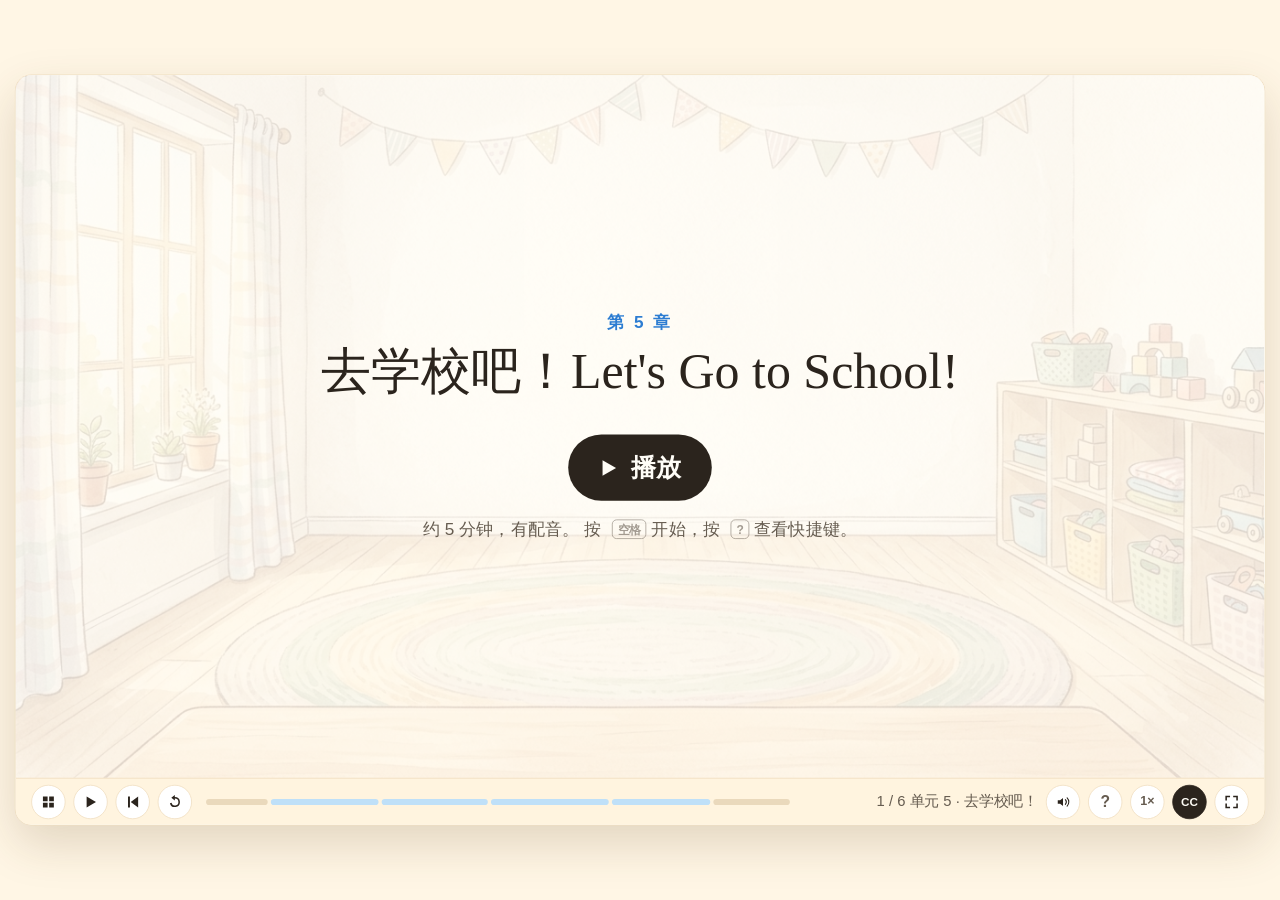
<file: ch05/index.html>
<!doctype html>
<html lang="zh">
<head>
<meta charset="utf-8">
<meta name="viewport" content="width=device-width, initial-scale=1">
<title>去学校吧！Let's Go to School! · 趣味科学小课堂</title>
<link rel="stylesheet" href="../lib/engine.css">
<link rel="expect" href="#bar" blocking="render">
</head>
<body>
<script src="../lib/engine.js"></script>
<script src="../lib/doudou.js"></script>
<script src="audio/zh/timings.js"></script>
<script>
'use strict';
const CHAPTER = { number: 5, title: '去学校吧！Let\'s Go to School!', minutes: 5, language: 'zh', film: true, questionKeys: false };
try { if (localStorage.getItem('captions') === null) setCaptions(true, false); } catch {}

/* ---------- Unit 5 绘本舞台助手（u5_ 前缀） ---------- */
function u5_bg(p, imgName, veil = 0.2) {
  mk('image', { href: `../img/${imgName}`, x: 0, y: 0, width: 1600, height: 900, preserveAspectRatio: 'xMidYMid slice' }, p);
  if (veil > 0) mk('rect', { x: 0, y: 0, width: 1600, height: 900, fill: `rgba(255,253,247,${veil})` }, p);
}

function u5_badge(p, label, x = 80, y = 60, fill = '#2d7dd2', t0 = 0.1) {
  const g = G(p, { x, y, o: 0 });
  const w = Math.max(160, label.length * 25 + 54);
  mk('rect', { x: 4, y: -24, width: w, height: 52, rx: 26, fill: 'rgba(60,40,10,0.14)' }, g);
  mk('rect', { x: 0, y: -28, width: w, height: 52, rx: 26, fill }, g);
  T(g, label, { x: w / 2, y: 7, size: 24, fill: '#ffffff', weight: 700, anchor: 'middle' });
  tw(g, { o: 1 }, t0, 0.3);
  return g;
}

function u5_card(p, x, y, w, h, { fill = 'rgba(255,253,247,0.93)', stroke = '#f0dec0', sw = 4, rx = 28 } = {}) {
  const g = G(p, { x, y });
  mk('rect', { x: 6, y: 10, width: w, height: h, rx, fill: 'rgba(80,50,20,0.1)' }, g);
  mk('rect', { x: 0, y: 0, width: w, height: h, rx, fill, stroke, 'stroke-width': sw }, g);
  return g;
}

const U5_SFX_CACHE = {};
function u5_playSfx(name, vol = 0.6) {
  try {
    const a = U5_SFX_CACHE[name] || (U5_SFX_CACHE[name] = new Audio(`audio/sfx/${name}.mp3`));
    a.currentTime = 0;
    a.volume = vol * +($('volume')?.value ?? 1);
    a.play().catch(() => {});
  } catch {}
}

function u5_swatch(hex) {
  const sp = h('span', 'sc-swatch');
  sp.style.background = hex;
  return sp;
}

/* 物品纯 SVG 绘制 */
function u5_drawItem(par, kind) {
  if (kind === 'thick_book') {
    mk('rect', { x: -34, y: -38, width: 68, height: 74, rx: 8, fill: '#2bb673', stroke: '#2b241d', 'stroke-width': 3 }, par);
    mk('rect', { x: -26, y: -24, width: 52, height: 22, rx: 4, fill: '#ffffff', stroke: '#2b241d', 'stroke-width': 2 }, par);
    mk('path', { d: 'M-26,36 H34 L34,46 H-26 C-34,46 -34,36 -26,36 Z', fill: '#fff8ec', stroke: '#2b241d', 'stroke-width': 2.6 }, par);
    mk('path', { d: 'M-24,41 H30', stroke: '#94a3b8', 'stroke-width': 1.8 }, par);
  } else if (kind === 'thin_paper') {
    mk('path', { d: 'M-26,-34 H16 L28,-22 V36 H-26 Z', fill: '#ffffff', stroke: '#2b241d', 'stroke-width': 2.8, 'stroke-linejoin': 'round' }, par);
    mk('path', { d: 'M16,-34 V-22 H28', fill: '#e2e8f0', stroke: '#2b241d', 'stroke-width': 2.4, 'stroke-linejoin': 'round' }, par);
    mk('path', { d: 'M-16,-10 H16 M-16,4 H16 M-16,18 H8', stroke: '#94a3b8', 'stroke-width': 2.6, 'stroke-linecap': 'round' }, par);
  } else if (kind === 'thick_sandwich') {
    mk('path', { d: 'M-40,-18 Q0,-34 40,-18 L40,-4 H-40 Z', fill: '#f4a261', stroke: '#2b241d', 'stroke-width': 2.8 }, par);
    mk('rect', { x: -42, y: -4, width: 84, height: 10, rx: 4, fill: '#52b788', stroke: '#2b241d', 'stroke-width': 2 }, par);
    mk('rect', { x: -40, y: 6, width: 80, height: 10, rx: 4, fill: '#ff5a5f', stroke: '#2b241d', 'stroke-width': 2 }, par);
    mk('rect', { x: -40, y: 16, width: 80, height: 16, rx: 6, fill: '#f4a261', stroke: '#2b241d', 'stroke-width': 2.8 }, par);
  } else if (kind === 'thin_cracker') {
    mk('rect', { x: -34, y: 4, width: 68, height: 12, rx: 5, fill: '#ffd166', stroke: '#2b241d', 'stroke-width': 2.8 }, par);
    mk('circle', { cx: -16, cy: 10, r: 2, fill: '#b45309' }, par);
    mk('circle', { cx: 0, cy: 10, r: 2, fill: '#b45309' }, par);
    mk('circle', { cx: 16, cy: 10, r: 2, fill: '#b45309' }, par);
  } else if (kind === 'wet_umbrella') {
    mk('path', { d: 'M-38,2 C-38,-28 38,-28 38,2 Z', fill: '#38bdf8', stroke: '#2b241d', 'stroke-width': 3, 'stroke-linejoin': 'round' }, par);
    mk('path', { d: 'M0,2 V32 C0,40 -12,40 -12,32', fill: 'none', stroke: '#5a3b2c', 'stroke-width': 4, 'stroke-linecap': 'round' }, par);
    // 滴水珠
    mk('path', { d: 'M-26,14 C-30,22 -22,26 -22,19 Z M24,12 C20,20 28,24 28,17 Z M-2,-34 C-6,-26 2,-22 2,-29 Z', fill: '#0284c7' }, par);
  } else if (kind === 'wet_boots') {
    mk('path', { d: 'M-24,-28 H6 V14 H28 C34,14 34,30 28,30 H-24 Z', fill: '#ffd166', stroke: '#2b241d', 'stroke-width': 3, 'stroke-linejoin': 'round' }, par);
    mk('ellipse', { cx: 2, cy: 36, rx: 38, ry: 8, fill: '#7dd3fc', opacity: 0.8 }, par);
    mk('path', { d: 'M-14,-38 C-18,-30 -10,-26 -10,-33 Z M20,-16 C16,-8 24,-4 24,-11 Z', fill: '#0284c7' }, par);
  } else if (kind === 'dry_towel') {
    mk('rect', { x: -30, y: -26, width: 60, height: 54, rx: 10, fill: '#ffcad4', stroke: '#2b241d', 'stroke-width': 3 }, par);
    mk('path', { d: 'M-30,-4 H30 M-30,10 H30', stroke: '#ff7aa2', 'stroke-width': 5 }, par);
    mk('circle', { cx: 32, cy: -28, r: 8, fill: '#ffd60a', stroke: '#f59e0b', 'stroke-width': 2 }, par);
  } else if (kind === 'dry_book') {
    mk('rect', { x: -28, y: -30, width: 56, height: 60, rx: 8, fill: '#a78bfa', stroke: '#2b241d', 'stroke-width': 3 }, par);
    mk('rect', { x: -16, y: -14, width: 32, height: 14, rx: 4, fill: '#ffffff' }, par);
  } else if (kind === 'hot_soup') {
    mk('path', { d: 'M-44,0 H44 C40,30 -40,30 -44,0 Z', fill: '#ff5a5f', stroke: '#2b241d', 'stroke-width': 3, 'stroke-linejoin': 'round' }, par);
    mk('rect', { x: -20, y: 24, width: 40, height: 8, rx: 4, fill: '#b91c1c', stroke: '#2b241d', 'stroke-width': 2.2 }, par);
    mk('path', { d: 'M-22,-12 Q-30,-28 -18,-42 M0,-14 Q-8,-32 4,-46 M22,-12 Q14,-28 26,-42', fill: 'none', stroke: '#94a3b8', 'stroke-width': 4, 'stroke-linecap': 'round' }, par);
  } else if (kind === 'cold_ice') {
    mk('rect', { x: -22, y: -42, width: 44, height: 58, rx: 18, fill: '#38bdf8', stroke: '#2b241d', 'stroke-width': 3 }, par);
    mk('rect', { x: -5, y: 16, width: 10, height: 28, rx: 5, fill: '#f4a261', stroke: '#2b241d', 'stroke-width': 2.4 }, par);
    mk('path', { d: 'M-34,-26 L-24,-18 M34,-26 L24,-18 M-36,4 L-26,4 M36,4 L26,4', stroke: '#0284c7', 'stroke-width': 3, 'stroke-linecap': 'round' }, par);
  }
}

/* ---------- 听音找一找配置 ---------- */
let u5ReviseThings = [];
const U5_REVISE_ASKS = [
  { word: '厚字典', clip: 'q-thick', again: 'r-thick' },
  { word: '湿雨伞', clip: 'q-wet',   again: 'r-wet' },
  { word: '热汤碗', clip: 'q-hot',   again: 'r-hot' },
  { word: '冰棒',   clip: 'q-cold',  again: 'r-cold' },
];

const BEATS = [
  /* 1. 开场 */
  ['u5_intro', '单元 5 · 去学校吧！', (m, D) => {
    const p = panel(0);
    u5_bg(p, 'bg_u5_classroom.jpg', 0.16);
    sfx('u5_intro', 0.2, 'bell', 0.55);

    u5_badge(p, '单元 5 · 去学校吧！Let\'s Go to School!', 84, 62, '#2d7dd2', 0.1);
    const titleBox = u5_card(p, 585, 130, 880, 240, { fill: 'rgba(255,255,255,0.94)', stroke: '#ffbe0b', sw: 5, rx: 36 });
    T(titleBox, '去学校吧！', { x: 440, y: 105, size: 62, fill: '#2d7dd2', weight: 700, anchor: 'middle' });
    T(titleBox, 'Let\'s Go to School! · 厚薄、干湿与冷热大发现', { x: 440, y: 178, size: 28, fill: '#ff5a5f', weight: 700, anchor: 'middle' });
    put(titleBox, { o: 0, s: 0.86 }); tw(titleBox, { o: 1, s: 1 }, 0.2, 0.5, back);

    const expWrap = G(p, { x: 350, y: 575, o: 0 });
    const exp = Doudou.create(expWrap, { x: 0, y: 0, s: 1.58, hat: true, scarf: true, prop: 'magnifier', propSide: 'L', eyeColor: 'brown', expr: 'happy', armL: 28, armR: -115 });
    tw(expWrap, { o: 1, y: 520 }, 0.2, 0.6, out);

    const cards = [
      ['m_tt', '厚和薄 Thick & thin', '#2bb673', 775,  505],
      ['m_wd', '湿和干 Wet & dry',    '#2d7dd2', 1185, 505],
      ['m_hc', '热和冷 Hot & cold',   '#ff5a5f', 980,  645],
    ];
    cards.forEach(([mkName, label, col, tx, ty], idx) => {
      const b = G(p, { x: tx, y: ty, o: 0, s: 0.82 });
      mk('rect', { x: -185, y: -44, width: 370, height: 88, rx: 28, fill: '#ffffff', stroke: col, 'stroke-width': 4 }, b);
      mk('circle', { cx: -135, cy: 0, r: 16, fill: col }, b);
      T(b, idx + 1, { x: -135, y: 7, size: 20, fill: '#ffffff', weight: 800, anchor: 'middle' });
      T(b, label, { x: 18, y: 10, size: 26, fill: col, weight: 700, anchor: 'middle' });
      const tAt = m(mkName);
      tw(b, { o: 1, s: 1 }, tAt, 0.36, back);
      sfx('u5_intro', tAt, 'pop', 0.45);
    });

    clockRun(t => {
      Doudou.animateIdle(exp, t, { armL: 28, armR: -115 + 16 * Math.sin(t * 6.5) });
    }, D, { tail: true });
  }, { lead: false }],

  /* 2. 厚和薄 Thick and thin（对比选出厚物品涂色） */
  ['u5_thick_thin', '厚和薄 Thick and thin', (m) => {
    const p = panel(0);
    u5_bg(p, 'bg_u5_classroom.jpg', 0.2);
    u5_badge(p, '厚和薄 Thick and thin', 84, 60, '#2bb673', 0.1);

    const pairs = [
      { y: 120, lKind: 'thick_book', lLbl: '绿字典', rKind: 'thin_paper',   rLbl: '白纸张', col: '#2bb673', thickLeft: true },
      { y: 492, lKind: 'thin_cracker', lLbl: '脆饼干', rKind: 'thick_sandwich', rLbl: '三明治', col: '#f77f00', thickLeft: false },
    ];

    S.thickBoxes = [];
    pairs.forEach((pr, idx) => {
      const card = u5_card(p, 80, pr.y, 795, 342, { fill: 'rgba(255,253,247,0.95)', stroke: pr.col, sw: 4, rx: 30 });
      T(card, `第 ${idx + 1} 组：哪个是厚（thick）的？给正确的格子涂上颜色！`, { x: 398, y: 46, size: 24, fill: '#2b241d', weight: 800, anchor: 'middle' });

      const gL = G(card, { x: 220, y: 155, s: 1.35 });
      u5_drawItem(gL, pr.lKind);
      T(card, pr.lLbl, { x: 220, y: 248, size: 23, fill: '#2b241d', weight: 700, anchor: 'middle' });
      const boxL = mk('rect', { x: 185, y: 266, width: 70, height: 48, rx: 12, fill: '#ffffff', stroke: '#64748b', 'stroke-width': 3 }, card);

      const gR = G(card, { x: 575, y: 155, s: 1.35 });
      u5_drawItem(gR, pr.rKind);
      T(card, pr.rLbl, { x: 575, y: 248, size: 23, fill: '#2b241d', weight: 700, anchor: 'middle' });
      const boxR = mk('rect', { x: 540, y: 266, width: 70, height: 48, rx: 12, fill: '#ffffff', stroke: '#64748b', 'stroke-width': 3 }, card);

      S.thickBoxes.push({ winBox: pr.thickLeft ? boxL : boxR, col: pr.col });
      put(card, { o: 0, s: 0.9 });
      tw(card, { o: 1, s: 1 }, m('tt_go', idx * 0.3), 0.4, back);
    });
  }, {
    lead: false,
    hold: 1.5,
    ask: done => quiz({ x: 915, y: 175, w: 605, cls: 'side' }, [
      {
        id: 'u5-q-tt1',
        prompt: ['第一组中，哪一个比较【厚 thick】？'],
        build: choice(
          [
            [u5_swatch('#2bb673'), '绿字典 · thick'],
            [u5_swatch('#cbd5e1'), '白纸张 · thin'],
          ],
          0,
          '答对了！厚厚的字典是 thick，薄薄的一张纸是 thin！',
          [null, '白纸张薄薄一片，是 thin 哦！'],
          () => {
            const b = S.thickBoxes?.[0];
            if (b) b.winBox.setAttribute('fill', b.col);
            u5_playSfx('chime', 0.6);
          }
        ),
      },
      {
        id: 'u5-q-tt2',
        prompt: ['第二组中，哪一个比较【厚 thick】？'],
        build: choice(
          [
            [u5_swatch('#ffd166'), '脆饼干 · thin'],
            [u5_swatch('#f77f00'), '三明治 · thick'],
          ],
          1,
          '真棒！夹了好几层的三明治厚厚的（thick），脆饼干薄薄的（thin）！',
          ['脆饼干薄薄一片，是 thin 哦！', null],
          () => {
            const b = S.thickBoxes?.[1];
            if (b) b.winBox.setAttribute('fill', b.col);
            u5_playSfx('chime', 0.6);
          }
        ),
      },
    ], done, '厚和薄涂色'),
  }],

  /* 3. 湿和干 Wet and dry（4 选 2 拖拉湿物品） */
  ['u5_wet_dry', '湿和干 Wet and dry', (m, D) => {
    const p = panel(0);
    u5_bg(p, 'bg_u5_classroom.jpg', 0.16);
    u5_badge(p, '湿和干 Wet and dry', 84, 60, '#0284c7', 0.1);

    const board = u5_card(p, 80, 112, 800, 726, { fill: 'rgba(255,253,247,0.95)', stroke: '#7dd3fc', sw: 5, rx: 32 });
    T(board, '找出 2 样【湿漉漉 wet】的东西放进蓝色水滴篮！', { x: 400, y: 46, size: 24, fill: '#2b241d', weight: 700, anchor: 'middle' });

    const expWrap = G(p, { x: 215, y: 390 });
    const exp = Doudou.create(expWrap, { x: 0, y: 0, s: 1.08, hat: true, scarf: true, eyeColor: 'brown', expr: 'happy', armL: 22, armR: -18 });

    mk('rect', { x: 270, y: 120, width: 470, height: 340, rx: 28, fill: '#f0f9ff', stroke: '#0284c7', 'stroke-width': 4, 'stroke-dasharray': '10 8' }, board);
    T(board, '蓝色水滴篮 · Wet', { x: 505, y: 162, size: 26, fill: '#0369a1', weight: 800, anchor: 'middle' });
    mk('path', { d: 'M36 520 H764', stroke: '#bae6fd', 'stroke-width': 3, 'stroke-dasharray': '10 8' }, board);

    const tray = G(p, { x: 0, y: 0, o: 0 });
    S.wdTray = tray;
    const preview = [
      ['wet_umbrella', 180, 710, '湿雨伞 Wet', '#0284c7'],
      ['dry_towel',    380, 710, '干毛巾 Dry', '#db2777'],
      ['wet_boots',    580, 710, '湿雨靴 Wet', '#d97706'],
      ['dry_book',     780, 710, '干书本 Dry', '#7c3aed'],
    ];
    preview.forEach(([kind, px, py, lbl, col]) => {
      const g = G(tray, { x: px, y: py });
      mk('rect', { x: -78, y: -56, width: 156, height: 120, rx: 22, fill: '#ffffff', stroke: col, 'stroke-width': 3 }, g);
      u5_drawItem(g, kind);
      T(g, lbl, { x: 0, y: 84, size: 20, fill: col, weight: 700, anchor: 'middle' });
    });
    show(tray, m('wd_go'), 0.35);

    clockRun(t => {
      Doudou.animateIdle(exp, t, { armL: 22, armR: -18 });
    }, D, { tail: true });
    void board;
  }, {
    lead: false,
    hold: 1.5,
    ask: done => quiz({ x: 915, y: 175, w: 605, cls: 'side' }, [{
      id: 'u5-q-wet',
      prompt: ['哪两样东西【湿漉漉的 wet】？拖进水滴篮或轻点它们！'],
      build: (body, api) => {
        if (S.wdTray) S.wdTray.style.display = 'none';
        const L = qlayer();
        const progEl = h('div', 'sc-progress', '已找到 0 / 2 样湿物品 · 拖进水滴篮或轻点物品');
        body.append(progEl);

        const stage = $('stage');
        const pt = e => {
          const r = stage.getBoundingClientRect();
          return [(e.clientX - r.left) * SW / r.width, (e.clientY - r.top) * SH / r.height];
        };

        const SLOTS = {
          left:  { x: 475, y: 380, filled: false },
          right: { x: 695, y: 380, filled: false },
        };

        const defs = [
          { id: 'wet_umbrella', label: '湿雨伞 Wet', col: '#0284c7', home: [180, 710], slot: 'left',  wet: true,  hint: '' },
          { id: 'dry_towel',    label: '干毛巾 Dry', col: '#db2777', home: [380, 710], slot: null,    wet: false, hint: '干净爽口的粉红毛巾是干的（dry），没有滴水哦！' },
          { id: 'wet_boots',    label: '湿雨靴 Wet', col: '#d97706', home: [580, 710], slot: 'right', wet: true,  hint: '' },
          { id: 'dry_book',     label: '干书本 Dry', col: '#7c3aed', home: [780, 710], slot: null,    wet: false, hint: '放在书桌上的紫色书本是干的（dry）哦！' },
        ];

        let locked = false, count = 0;
        const nodes = [];

        const finishWet = () => {
          progEl.textContent = '已找到 2 / 2 样湿物品 · 滴答滴答分清啦！';
          u5_playSfx('splash', 0.55);
          u5_playSfx('applause', 0.5);
          api.grade(true, '太棒了！淋过雨的雨伞和踩水洼的雨靴都是湿的（wet），毛巾和书本是干的（dry）！');
        };

        const snapWet = item => {
          if (item.placed) return;
          item.placed = true;
          const sl = SLOTS[item.slot];
          sl.filled = true;
          count++;
          fx(item.g, { x: sl.x, y: sl.y, s: 1.05 }, 0, 0.3, back);
          u5_playSfx('chime', 0.6);
          if (count === 2) finishWet();
          else progEl.textContent = '已找到 1 / 2 样湿物品 · 再找出另一样湿物品！';
        };

        const tryPlace = (item, x, y, tapMode = false) => {
          if (locked || item.placed) return;
          const inBox = tapMode || (x >= 320 && x <= 840 && y >= 200 && y <= 580);
          if (!inBox) {
            fx(item.g, { x: item.home[0], y: item.home[1] }, 0, 0.25, out);
            return;
          }
          if (!item.wet) {
            u5_playSfx('boing', 0.55);
            fx(item.g, { x: item.home[0], y: item.home[1] }, 0, 0.28, out);
            shakeFx(item.g);
            api.grade(false, item.hint);
            return;
          }
          snapWet(item);
        };

        defs.forEach(def => {
          const g = G(L, { x: def.home[0], y: def.home[1] });
          g.classList.add('sc-drag');
          g.setAttribute('tabindex', '0');
          g.setAttribute('role', 'button');
          g.setAttribute('aria-label', def.label);
          mk('rect', { x: -78, y: -56, width: 156, height: 120, rx: 22, fill: '#ffffff', stroke: def.col, 'stroke-width': 3 }, g);
          u5_drawItem(g, def.id);
          T(g, def.label, { x: 0, y: 84, size: 20, fill: def.col, weight: 700, anchor: 'middle' });
          const item = { ...def, g, placed: false };
          nodes.push(item);

          let drag = null;
          g.addEventListener('pointerdown', e => {
            if (locked || item.placed) return;
            e.preventDefault();
            const p0 = pt(e);
            drag = { dx: p0[0] - st(g).x, dy: p0[1] - st(g).y, sx: p0[0], sy: p0[1], moved: false };
            L.append(g);
            g.setPointerCapture(e.pointerId);
          });
          g.addEventListener('pointermove', e => {
            if (!drag) return;
            const p0 = pt(e);
            if (Math.hypot(p0[0] - drag.sx, p0[1] - drag.sy) > 8) drag.moved = true;
            if (drag.moved) put(g, { x: p0[0] - drag.dx, y: p0[1] - drag.dy });
          });
          const endDrag = () => {
            if (!drag) return;
            const moved = drag.moved;
            drag = null;
            tryPlace(item, st(g).x, st(g).y, !moved);
          };
          g.addEventListener('pointerup', endDrag);
          g.addEventListener('lostpointercapture', endDrag);
          keyAct(g, () => tryPlace(item, def.home[0], def.home[1], true));
        });

        return {
          hint: [kbd('1–4'), ' 选湿物品 · 或拖进水滴篮'],
          reveal() {
            nodes.filter(n => n.wet && !n.placed).forEach(snapWet);
            return '滴水的雨伞和湿雨靴是湿的（wet），干毛巾和书本是干的（dry）！';
          },
          lock() { locked = true; nodes.forEach(n => { n.g.style.cursor = 'default'; }); },
          key(e) {
            const idx = +e.key - 1;
            if (idx >= 0 && idx < nodes.length) {
              const it = nodes[idx];
              tryPlace(it, it.home[0], it.home[1], true);
              return true;
            }
            return false;
          },
        };
      },
    }], done, '湿和干挑战'),
  }],

  /* 4. 热和冷 Hot and cold（热汤热气 vs 冰棒冰霜 + 观察原因问答） */
  ['u5_hot_cold', '热和冷 Hot and cold', (m) => {
    const p = panel(0);
    u5_bg(p, 'bg_u5_classroom.jpg', 0.2);
    u5_badge(p, '热和冷 Hot and cold', 84, 60, '#ff5a5f', 0.1);

    // 左边两个对比卡片
    const hotCard = u5_card(p, 80, 128, 385, 680, { fill: 'rgba(255,253,247,0.95)', stroke: '#ff5a5f', sw: 4.5, rx: 30 });
    T(hotCard, '热汤碗 · Hot', { x: 192, y: 60, size: 30, fill: '#ff5a5f', weight: 800, anchor: 'middle' });
    const hArt = G(hotCard, { x: 192, y: 295, s: 2.0 });
    u5_drawItem(hArt, 'hot_soup');
    // 红色温度计
    mk('rect', { x: 178, y: 430, width: 28, height: 110, rx: 14, fill: '#fee2e2', stroke: '#2b241d', 'stroke-width': 2.6 }, hotCard);
    mk('rect', { x: 185, y: 448, width: 14, height: 86, rx: 7, fill: '#ff5a5f' }, hotCard);
    mk('circle', { cx: 192, cy: 540, r: 18, fill: '#ff5a5f', stroke: '#2b241d', 'stroke-width': 2.6 }, hotCard);
    T(hotCard, '冒着热气 · 好热！', { x: 192, y: 615, size: 25, fill: '#dc2626', weight: 700, anchor: 'middle' });
    put(hotCard, { o: 0, s: 0.9 }); tw(hotCard, { o: 1, s: 1 }, m('hc_hot'), 0.4, back);

    const coldCard = u5_card(p, 495, 128, 385, 680, { fill: 'rgba(255,253,247,0.95)', stroke: '#0284c7', sw: 4.5, rx: 30 });
    T(coldCard, '小冰棒 · Cold', { x: 192, y: 60, size: 30, fill: '#0284c7', weight: 800, anchor: 'middle' });
    const cArt = G(coldCard, { x: 192, y: 295, s: 2.0 });
    u5_drawItem(cArt, 'cold_ice');
    // 蓝色温度计
    mk('rect', { x: 178, y: 430, width: 28, height: 110, rx: 14, fill: '#e0f2fe', stroke: '#2b241d', 'stroke-width': 2.6 }, coldCard);
    mk('rect', { x: 185, y: 506, width: 14, height: 28, rx: 7, fill: '#38bdf8' }, coldCard);
    mk('circle', { cx: 192, cy: 540, r: 18, fill: '#38bdf8', stroke: '#2b241d', 'stroke-width': 2.6 }, coldCard);
    T(coldCard, '结着冰霜 · 好冷！', { x: 192, y: 615, size: 25, fill: '#0369a1', weight: 700, anchor: 'middle' });
    put(coldCard, { o: 0, s: 0.9 }); tw(coldCard, { o: 1, s: 1 }, m('hc_cold'), 0.4, back);
  }, {
    lead: false,
    hold: 1.5,
    ask: done => quiz({ x: 915, y: 175, w: 605, cls: 'side' }, [
      {
        id: 'u5-q-hot',
        prompt: ['左边的两样食物中，哪一个是【热 hot】的？'],
        build: choice(
          [
            [u5_swatch('#ff5a5f'), '热汤碗 · hot'],
            [u5_swatch('#38bdf8'), '小冰棒 · cold'],
          ],
          0,
          '答对了！红碗里的热汤滚烫（hot），小心吹一吹再喝！',
          [null, '小冰棒是冰冰冷冷（cold）的哦！']
        ),
      },
      {
        id: 'u5-q-why',
        prompt: ['为什么你会知道这碗汤是【热 hot】的？'],
        build: choice(
          [
            [u5_swatch('#94a3b8'), '因为碗上冒着热气！'],
            [u5_swatch('#38bdf8'), '因为上面结了冰霜！'],
          ],
          0,
          '太会观察了！看到食物上方冒出白色热气，就能判断它是热的（hot）！',
          [null, '结冰霜是冰冰冷冷（cold）的样子哦！']
        ),
      },
      {
        id: 'u5-q-cold',
        prompt: ['那蓝色的冰棒摸起来和吃起来感觉怎么样？'],
        build: choice(
          [
            [u5_swatch('#ff5a5f'), '热 hot'],
            [u5_swatch('#38bdf8'), '冷 cold'],
          ],
          1,
          '全对啦！冰棒凉丝丝的，是冷（cold）！',
          ['冰棒冰冰凉凉的，不是热的哦！', null]
        ),
      },
    ], done, '热和冷观察'),
  }],

  /* 5. 复习游戏：听音找一找（findWords） */
  ['u5_revise', '复习游戏 · 教室大点名', (m) => {
    const p = panel(0);
    u5_bg(p, 'bg_u5_classroom.jpg', 0.14);
    u5_badge(p, '复习游戏 · 教室特征点名', 84, 60, '#9d4edd', 0.1);
    const bar = u5_card(p, 470, 32, 1020, 58, { fill: 'rgba(255,255,255,0.94)', stroke: '#9d4edd', sw: 3, rx: 29 });
    T(bar, '听听小豆豆的话，点一点对应的厚薄、干湿、冷热物品！', { x: 510, y: 38, size: 25, fill: '#2b241d', weight: 700, anchor: 'middle' });

    const specs = [
      { id: 'thick_book',   x: 310,  y: 280, lbl: '厚字典 thick', col: '#2bb673', side: 'below' },
      { id: 'thin_paper',   x: 800,  y: 280, lbl: '薄纸张 thin',  col: '#64748b', side: 'below' },
      { id: 'wet_umbrella', x: 1290, y: 280, lbl: '湿雨伞 wet',   col: '#0284c7', side: 'below' },
      { id: 'dry_towel',    x: 310,  y: 635, lbl: '干毛巾 dry',   col: '#db2777', side: 'above' },
      { id: 'hot_soup',     x: 800,  y: 635, lbl: '热汤碗 hot',   col: '#ff5a5f', side: 'above' },
      { id: 'cold_ice',     x: 1290, y: 635, lbl: '冰棒 cold',    col: '#38bdf8', side: 'above' },
    ];

    const map = {};
    specs.forEach(sp => {
      const g = G(p, { x: sp.x, y: sp.y });
      mk('rect', { x: -165, y: -125, width: 330, height: 245, rx: 28, fill: 'rgba(255,255,255,0.95)', stroke: sp.col, 'stroke-width': 4 }, g);
      const art = G(g, { x: 0, y: -18, s: 1.45 });
      u5_drawItem(art, sp.id);
      T(g, sp.lbl, { x: 0, y: 92, size: 25, fill: sp.col, weight: 800, anchor: 'middle' });
      map[sp.id] = g;
    });

    u5ReviseThings = [
      { g: map.thick_book,   word: '厚字典', clip: 'w-thick', side: 'below' },
      { g: map.thin_paper,   word: '薄纸张', clip: 'w-thin',  side: 'below' },
      { g: map.wet_umbrella, word: '湿雨伞', clip: 'w-wet',   side: 'below' },
      { g: map.dry_towel,    word: '干毛巾', clip: 'w-dry',   side: 'above' },
      { g: map.hot_soup,     word: '热汤碗', clip: 'w-hot',   side: 'above' },
      { g: map.cold_ice,     word: '冰棒',   clip: 'w-cold',  side: 'above' },
    ];
    void m;
  }, {
    lead: false,
    ask: done => findWords(u5ReviseThings, U5_REVISE_ASKS, done, { end: 'q-u5-done', there: 'q-there', minBox: 120 }),
    video: false,
  }],

  /* 6. 总结结尾 */
  ['u5_outro', '通关成功 · 校园小博士！', (m, D) => {
    const p = panel(0);
    u5_bg(p, 'bg_u5_classroom.jpg', 0.18);
    sfx('u5_outro', 0.15, 'applause', 0.45);
    sfx('u5_outro', 0.25, 'chime', 0.5);

    u5_badge(p, '单元 5 通关 · 校园小博士！', 84, 62, '#2bb673', 0.1);
    const expWrap = G(p, { x: 330, y: 515 });
    const exp = Doudou.create(expWrap, { x: 0, y: 0, s: 1.54, hat: true, scarf: true, prop: 'badge', propSide: 'R', eyeColor: 'brown', expr: 'happy', armL: 24, armR: -78 });

    const wins = [
      ['o1', '分辨厚（Thick）与薄（Thin）的物体', '#2bb673', 0, 'dot'],
      ['o2', '分清湿漉漉（Wet）与干爽（Dry）', '#0284c7', 1, 'star'],
      ['o3', '通过热气和冰霜分辨热（Hot）与冷（Cold）', '#ff5a5f', 2, 'sq'],
    ];
    wins.forEach(([mkName, txt, col, idx, icon]) => {
      const card = G(p, { x: 640, y: 245 + idx * 175, o: 0, s: 0.88 });
      mk('rect', { x: 0, y: -48, width: 820, height: 112, rx: 28, fill: 'rgba(255,255,255,0.95)', stroke: col, 'stroke-width': 4 }, card);
      if (icon === 'dot') mk('circle', { cx: 48, cy: 8, r: 16, fill: col }, card);
      else if (icon === 'star') mk('polygon', { points: '48,-10 54,2 66,2 56,10 60,22 48,15 36,22 40,10 30,2 42,2', fill: col }, card);
      else mk('rect', { x: 34, y: -6, width: 28, height: 28, rx: 5, fill: col }, card);
      T(card, txt, { x: 86, y: 18, size: 32, fill: '#2b241d', weight: 700 });
      tw(card, { o: 1, s: 1 }, m(mkName), 0.35, back);
    });

    clockRun(t => {
      put(expWrap, { y: 515 - Math.abs(12 * Math.sin(t * 4)) });
      Doudou.animateIdle(exp, t, { armL: 24, armR: -78 + 14 * Math.sin(t * 6.5) });
    }, D, { tail: true });
  }, { lead: false }],
].map(([id, title, run, extra]) => ({ id, title, run, ...extra }));

window.MUSIC_LEVELS = { under: -16, open: -8 };
music('audio/bgm/go_school.mp3', ['u5_intro', 'u5_thick_thin', 'u5_wet_dry', 'u5_hot_cold', 'u5_revise', 'u5_outro'], 0.34);

boot();
</script>
</body>
</html>
</file>
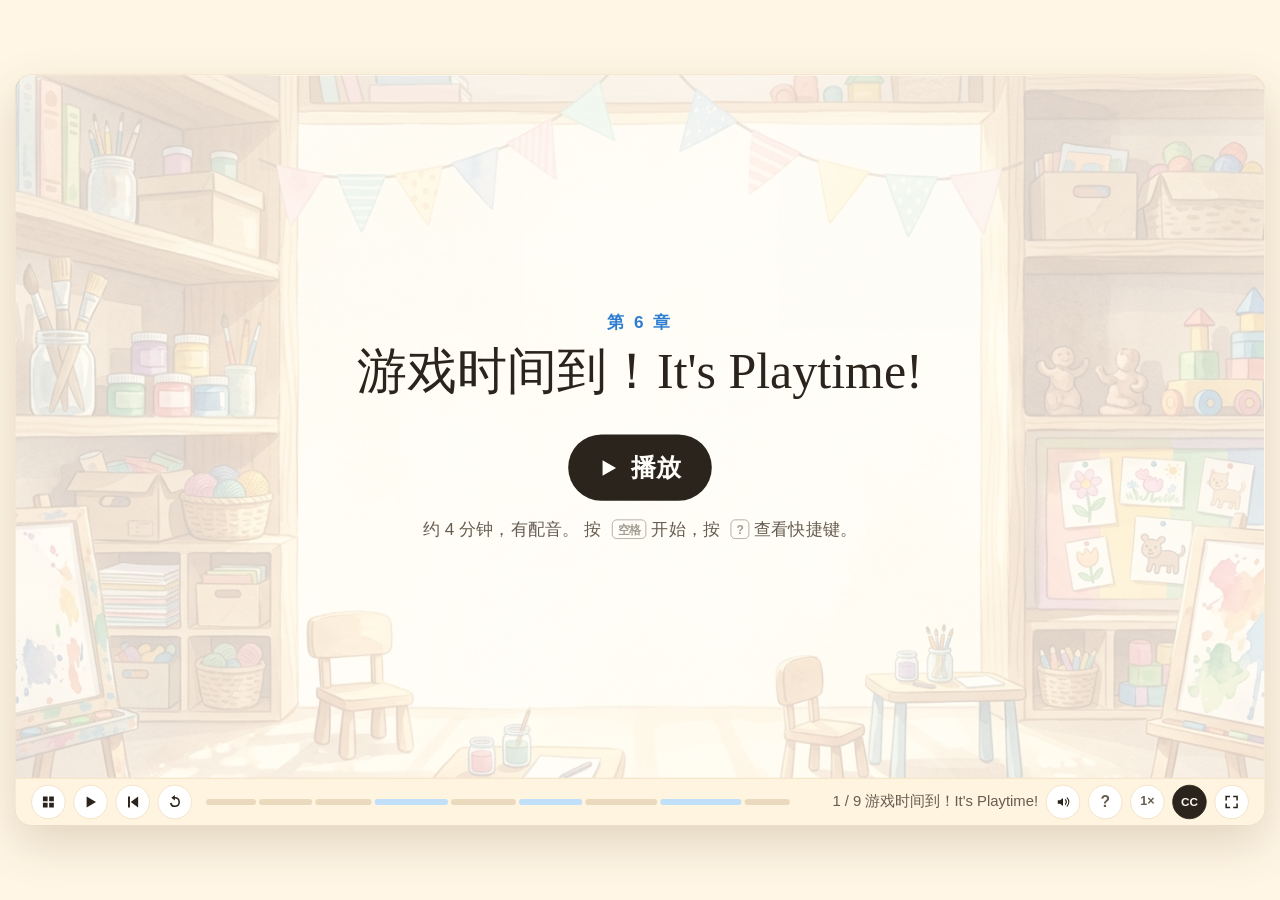
<file: ch06/index.html>
<!doctype html>
<html lang="zh">
<head>
<meta charset="utf-8">
<meta name="viewport" content="width=device-width, initial-scale=1">
<title>游戏时间到！It's Playtime! · 趣味科学小课堂</title>
<link rel="stylesheet" href="../lib/engine.css">
<link rel="expect" href="#bar" blocking="render">
</head>
<body>
<script src="../lib/engine.js"></script>
<script src="../lib/doudou.js"></script>
<script src="audio/zh/timings.js"></script>
<script>
'use strict';
const CHAPTER = { number: 6, title: '游戏时间到！It\'s Playtime!', minutes: 4, language: 'zh', film: true, questionKeys: false };
try { if (localStorage.getItem('captions') === null) setCaptions(true, false); } catch {}

/* ---------- 绘本舞台助手（sc_ 前缀避免全局冲突） ---------- */
function sc_bg(p, imgName, veil = 0.22) {
  mk('image', { href: `../img/${imgName}`, x: 0, y: 0, width: 1600, height: 900, preserveAspectRatio: 'xMidYMid slice' }, p);
  if (veil > 0) mk('rect', { x: 0, y: 0, width: 1600, height: 900, fill: `rgba(255,253,247,${veil})` }, p);
}

const sc_txt = (p, str, x, y, t0, { size = 30, fill = COL.chalk, anchor = 'start', weight = 700 } = {}) => {
  const e = T(p, str, { x, y, size, fill, anchor, weight, o: 0 });
  if (t0 !== null) show(e, t0, 0.35);
  return e;
};

function sc_badge(p, label, x = 80, y = 66, fill = '#ff5a5f', t0 = 0.1) {
  const g = G(p, { x, y, o: 0 });
  const w = Math.max(150, label.length * 26 + 52);
  mk('rect', { x: 4, y: -24, width: w, height: 52, rx: 26, fill: 'rgba(60,40,10,0.14)' }, g);
  mk('rect', { x: 0, y: -28, width: w, height: 52, rx: 26, fill }, g);
  T(g, label, { x: w / 2, y: 7, size: 25, fill: '#ffffff', weight: 700, anchor: 'middle' });
  tw(g, { o: 1 }, t0, 0.3);
  return g;
}

function sc_panelCard(p, x, y, w, h, { fill = 'rgba(255,253,247,0.92)', stroke = '#f0dec0', sw = 4, rx = 28 } = {}) {
  const g = G(p, { x, y });
  mk('rect', { x: 6, y: 10, width: w, height: h, rx, fill: 'rgba(80,50,20,0.1)' }, g);
  mk('rect', { x: 0, y: 0, width: w, height: h, rx, fill, stroke, 'stroke-width': sw }, g);
  return g;
}

/* 题目选项中的彩色圆块 + 互动即时音效 */
function sc_swatch(hex) {
  const sp = h('span', 'sc-swatch');
  sp.style.background = hex;
  if (hex.toLowerCase() === '#ffffff') sp.style.borderColor = '#2b241d';
  return sp;
}

const SC_SFX_CACHE = {};
function sc_playSfx(name, vol = 0.6) {
  try {
    const a = SC_SFX_CACHE[name] || (SC_SFX_CACHE[name] = new Audio(`audio/sfx/${name}.mp3`));
    a.currentTime = 0;
    a.volume = vol * +($('volume')?.value ?? 1);
    a.play().catch(() => {});
  } catch {}
}

/* 可爱眨眼微笑五官（让颜色块和形状都变成活过来的小伙伴） */
function sc_face(p, x, y, { s = 1, light = false } = {}) {
  const fg = light ? '#ffffff' : '#2b241d';
  const g = G(p, { x, y, s });
  const eyeL = mk('circle', { cx: -14, cy: -4, r: 4.8, fill: fg }, g);
  const eyeR = mk('circle', { cx: 14, cy: -4, r: 4.8, fill: fg }, g);
  if (!light) {
    mk('circle', { cx: -12.5, cy: -5.5, r: 1.6, fill: '#ffffff' }, g);
    mk('circle', { cx: 15.5, cy: -5.5, r: 1.6, fill: '#ffffff' }, g);
  }
  mk('ellipse', { cx: -22, cy: 5, rx: 6, ry: 3.5, fill: '#ff8fa3', opacity: light ? 0.5 : 0.7 }, g);
  mk('ellipse', { cx: 22, cy: 5, rx: 6, ry: 3.5, fill: '#ff8fa3', opacity: light ? 0.5 : 0.7 }, g);
  mk('path', { d: 'M-9 8 Q0 17 9 8', fill: 'none', stroke: fg, 'stroke-width': 3, 'stroke-linecap': 'round' }, g);
  return { g, eyeL, eyeR };
}

/* 有机颜料水滴块 */
function sc_blob(p, x, y, fill, { s = 1, stroke = 'none', sw = 0, face = true, lightFace = false } = {}) {
  const g = G(p, { x, y, s });
  mk('path', {
    d: 'M-76 -14 C-86 -48 -38 -64 2 -54 C36 -66 84 -42 78 -8 C90 26 48 60 6 52 C-34 66 -88 38 -76 -14 Z',
    fill, stroke, 'stroke-width': sw,
  }, g);
  mk('ellipse', { cx: -32, cy: -28, rx: 14, ry: 7, transform: 'rotate(-22 -32 -28)', fill: '#ffffff', opacity: 0.35 }, g);
  const fc = face ? sc_face(g, 0, 2, { s: 0.95, light: lightFace }) : null;
  return { g, fc };
}

/* 小探险家豆豆由 ../lib/doudou.js 提供 */

/* 绘制拟人化 3D/2D 形状角色 */
function sc_drawShape(p, kind, x, y, { s = 1, label = '', en = '' } = {}) {
  const g = G(p, { x, y, s });
  let fc = null;
  if (kind === 'cube') {
    mk('polygon', { points: '-52,-32 0,-60 52,-32 0,-4', fill: '#ffe169', stroke: '#2b241d', 'stroke-width': 3 }, g);
    mk('polygon', { points: '-52,-32 0,-4 0,56 -52,28', fill: '#ffbe0b', stroke: '#2b241d', 'stroke-width': 3 }, g);
    mk('polygon', { points: '0,-4 52,-32 52,28 0,56', fill: '#f39c12', stroke: '#2b241d', 'stroke-width': 3 }, g);
    fc = sc_face(g, -22, 16, { s: 0.65 });
  } else if (kind === 'cuboid') {
    mk('polygon', { points: '-86,-22 -44,-46 86,-46 44,-22', fill: '#c77dff', stroke: '#2b241d', 'stroke-width': 3 }, g);
    mk('polygon', { points: '-86,-22 44,-22 44,36 -86,36', fill: '#9d4edd', stroke: '#2b241d', 'stroke-width': 3 }, g);
    mk('polygon', { points: '44,-22 86,-46 86,12 44,36', fill: '#7b2cbf', stroke: '#2b241d', 'stroke-width': 3 }, g);
    fc = sc_face(g, -20, 8, { s: 0.72, light: true });
  } else if (kind === 'sphere') {
    mk('circle', { cx: 0, cy: 0, r: 54, fill: '#274c9b', stroke: '#2b241d', 'stroke-width': 3 }, g);
    mk('circle', { cx: -10, cy: -12, r: 42, fill: '#3b6fd8' }, g);
    mk('ellipse', { cx: -22, cy: -26, rx: 14, ry: 8, transform: 'rotate(-28 -22 -26)', fill: '#9cc2ff', opacity: 0.8 }, g);
    fc = sc_face(g, 0, 4, { s: 0.85, light: true });
  } else if (kind === 'pyramid') {
    mk('polygon', { points: '0,-62 -56,42 10,56', fill: '#24b0e6', stroke: '#2b241d', 'stroke-width': 3 }, g);
    mk('polygon', { points: '0,-62 10,56 58,30', fill: '#0b87ba', stroke: '#2b241d', 'stroke-width': 3 }, g);
    fc = sc_face(g, -14, 16, { s: 0.68, light: true });
  } else if (kind === 'square') {
    mk('rect', { x: -50, y: -50, width: 100, height: 100, rx: 10, fill: '#ff70a6', stroke: '#2b241d', 'stroke-width': 3 }, g);
    fc = sc_face(g, 0, 4, { s: 0.88 });
  } else if (kind === 'rectangle') {
    mk('rect', { x: -86, y: -44, width: 172, height: 88, rx: 10, fill: '#8ac926', stroke: '#2b241d', 'stroke-width': 3 }, g);
    fc = sc_face(g, 0, 4, { s: 0.88 });
  } else if (kind === 'circle') {
    mk('circle', { cx: 0, cy: 0, r: 54, fill: '#ff7b29', stroke: '#2b241d', 'stroke-width': 3 }, g);
    fc = sc_face(g, 0, 4, { s: 0.88, light: true });
  } else if (kind === 'triangle') {
    mk('polygon', { points: '0,-56 -60,48 60,48', fill: '#19a7e0', stroke: '#2b241d', 'stroke-width': 3, 'stroke-linejoin': 'round' }, g);
    fc = sc_face(g, 0, 18, { s: 0.78, light: true });
  }
  if (label) {
    T(g, label, { x: 0, y: 92, size: 28, fill: '#2b241d', weight: 700, anchor: 'middle' });
    if (en) T(g, en, { x: 0, y: 122, size: 22, fill: '#665c50', weight: 600, anchor: 'middle' });
  }
  return { g, fc };
}

/* ---------- 听音找一找形状列表 ---------- */
let sc_shapeThings = [];
const SC_SHAPE_ASKS = [
  { word: '三角形', clip: 'q-triangle', again: 'r-triangle' },
  { word: '圆形', clip: 'q-circle', again: 'r-circle' },
  { word: '正方形', clip: 'q-square', again: 'r-square' },
  { word: '球体', clip: 'q-sphere', again: 'r-sphere' },
  { word: '正方体', clip: 'q-cube', again: 'r-cube' },
];

/* ---------- 节拍时间线 BEATS ---------- */
const BEATS = [
  /* 1. 活泼开场 */
  ['intro', '游戏时间到！It\'s Playtime!', (m, D) => {
    const p = panel(0);
    sc_bg(p, 'bg_playroom.jpg', 0.14);
    sfx('intro', 0.2, 'bell', 0.55);

    sc_badge(p, '趣味科学小课堂', 84, 68, '#ff5a5f', 0.1);
    const titleBox = sc_panelCard(p, 560, 140, 860, 260, { fill: 'rgba(255,255,255,0.92)', stroke: '#ffbe0b', sw: 5, rx: 36 });
    T(titleBox, '游戏时间到！', { x: 430, y: 112, size: 74, fill: '#ff5a5f', weight: 700, anchor: 'middle' });
    T(titleBox, 'It\'s Playtime!', { x: 430, y: 186, size: 42, fill: '#2d7dd2', weight: 700, anchor: 'middle' });
    put(titleBox, { o: 0, s: 0.85 }); tw(titleBox, { o: 1, s: 1 }, 0.25, 0.5, back);

    const expWrap = G(p, { x: 320, y: 575, o: 0 });
    const exp = Doudou.create(expWrap, { x: 0, y: 0, s: 1.52, hat: true, scarf: true, prop: 'magnifier', propSide: 'L', eyeColor: 'brown', expr: 'happy', armL: 28, armR: -120 });
    tw(expWrap, { o: 1, y: 515 }, 0.2, 0.6, out);

    // 四个主题徽章图标随旁白跳出（使用纯 SVG 彩点/图形图标，避免无 emoji 字体时出现方框）
    const tags = [
      ['认识颜色', '#ff5a5f', 660, 515, 0, 'dot'],
      ['混色魔法', '#9d4edd', 920, 515, 0.25, 'star'],
      ['形状朋友', '#19a7e0', 1180, 515, 0.5, 'tri'],
      ['分类与影子', '#2bb673', 920, 660, 0.75, 'sq'],
    ];
    tags.forEach(([txt, col, tx, ty, dt, icon]) => {
      const b = G(p, { x: tx, y: ty, o: 0, s: 0.82 });
      mk('rect', { x: -115, y: -36, width: 230, height: 72, rx: 36, fill: '#ffffff', stroke: col, 'stroke-width': 4 }, b);
      if (icon === 'dot') mk('circle', { cx: -74, cy: 0, r: 12, fill: col }, b);
      else if (icon === 'star') mk('polygon', { points: '-74,-14 -69,-4 -59,-4 -67,3 -64,13 -74,7 -84,13 -81,3 -89,-4 -79,-4', fill: col }, b);
      else if (icon === 'tri') mk('polygon', { points: '-74,-13 -87,11 -61,11', fill: col }, b);
      else mk('rect', { x: -85, y: -11, width: 22, height: 22, rx: 4, fill: col }, b);
      T(b, txt, { x: 14, y: 10, size: 28, fill: col, weight: 700, anchor: 'middle' });
      tw(b, { o: 1, s: 1 }, m('ready', dt), 0.38, back);
    });

    clockRun(t => {
      Doudou.animateIdle(exp, t, { armL: 28, armR: -120 + 18 * Math.sin(t * 6.5) });
    }, D, { tail: true });
  }, { lead: false }],

  /* 2. 九种颜色（会眨眼的颜料水滴宝宝） */
  ['colours', '颜色 Colours', (m, D) => {
    const p = panel(0);
    sc_bg(p, 'bg_playroom.jpg', 0.26);
    sc_badge(p, '颜色 Colours', 84, 64, '#ff5a5f', 0.1);
    const sub = sc_panelCard(p, 510, 36, 910, 56, { fill: 'rgba(255,255,255,0.9)', stroke: '#f0dec0', sw: 2.5, rx: 28 });
    T(sub, '这里有不同的颜色 · There are different colours.', { x: 455, y: 37, size: 27, fill: '#2b241d', weight: 700, anchor: 'middle' });
    put(sub, { o: 0 }); show(sub, 0.2, 0.35);

    const palette = [
      ['c_red', '红色', 'red', '#e63946', '#2b241d', true],
      ['c_yellow', '黄色', 'yellow', '#ffd60a', '#2b241d', false],
      ['c_green', '绿色', 'green', '#57cc3a', '#2b241d', false],
      ['c_brown', '褐色', 'brown', '#a0522d', '#2b241d', true],
      ['c_orange', '橙色', 'orange', '#ff851b', '#2b241d', false],
      ['c_blue', '蓝色', 'blue', '#00a8e8', '#2b241d', true],
      ['c_purple', '紫色', 'purple', '#7b2cbf', '#2b241d', true],
      ['c_white', '白色', 'white', '#ffffff', '#2b241d', false],
      ['c_black', '黑色', 'black', '#2b2b2b', '#2b241d', true],
    ];

    const blobs = [];
    palette.forEach(([mkName, zh, en, hex, border, lightFace], i) => {
      const col = i % 3, row = Math.floor(i / 3);
      const x = 350 + col * 450, y = 232 + row * 224;
      const card = G(p, { x, y, o: 0, s: 0.78 });
      mk('rect', { x: -175, y: -88, width: 350, height: 186, rx: 24, fill: 'rgba(255,255,255,0.92)', stroke: '#f0dec0', 'stroke-width': 3 }, card);
      const b = sc_blob(card, -68, 6, hex, {
        s: 0.92,
        stroke: hex === '#ffffff' ? '#2b241d' : 'none',
        sw: hex === '#ffffff' ? 3 : 0,
        lightFace,
      });
      T(card, zh, { x: 84, y: -4, size: 42, fill: '#2b241d', weight: 700, anchor: 'middle' });
      T(card, en, { x: 84, y: 42, size: 30, fill: '#665c50', weight: 600, anchor: 'middle' });
      const tAt = m(mkName);
      tw(card, { o: 1, s: 1 }, tAt, 0.36, back);
      sfx('colours', tAt, 'pop', 0.45);
      blobs.push({ b, phase: i * 0.7 });
    });

    clockRun(t => {
      blobs.forEach(({ b, phase }) => {
        if (b.fc) {
          const blink = ((t + phase) % 3.6 > 3.45) ? 0.15 : 1;
          put(b.fc.eyeL, { s: blink });
          put(b.fc.eyeR, { s: blink });
          put(b.g, { r: 3 * Math.sin(t * 2.5 + phase) });
        }
      });
    }, D, { tail: true });
  }, { lead: false }],

  /* 3. 混色魔法动态演示 */
  ['mixing_demo', '颜色的混合 Mixing colours', (m, D) => {
    const p = panel(0);
    sc_bg(p, 'bg_magic_lab.jpg', 0.22);
    sc_badge(p, '混色魔法 Mixing colours', 84, 64, '#9d4edd', 0.1);
    sc_txt(p, '我们可以将两种颜色混合起来，得到新的颜色。', 800, 108, 0.2, { size: 30, fill: '#2b241d', anchor: 'middle' });
    sc_txt(p, 'We can mix two colours to get a new colour.', 800, 146, 0.35, { size: 24, fill: '#665c50', anchor: 'middle' });

    const rows = [
      ['mix1', 'res1', 310, '#00a8e8', '蓝色 blue', '#e63946', '红色 red', '#7b2cbf', '紫色 purple'],
      ['mix2', 'res2', 620, '#ffd60a', '黄色 yellow', '#00a8e8', '蓝色 blue', '#57cc3a', '绿色 green'],
    ];

    rows.forEach(([mkMix, mkRes, ry, c1, l1, c2, l2, c3, l3]) => {
      const box = sc_panelCard(p, 150, ry - 115, 1300, 245, { fill: 'rgba(255,253,247,0.9)', stroke: '#e8d5f5', sw: 4 });
      const b1 = sc_blob(p, 350, ry, c1, { s: 1.05, lightFace: true });
      const b2 = sc_blob(p, 720, ry, c2, { s: 1.05, lightFace: c2 !== '#ffd60a' });
      const b3 = sc_blob(p, 1210, ry, c3, { s: 1.15, lightFace: c3 !== '#57cc3a' });

      put(b1.g, { o: 0, s: 0.7 }); tw(b1.g, { o: 1, s: 1 }, m(mkMix), 0.35, back);
      put(b2.g, { o: 0, s: 0.7 }); tw(b2.g, { o: 1, s: 1 }, m(mkMix, 0.7), 0.35, back);

      const plus = sc_txt(p, '+', 535, ry + 18, m(mkMix, 0.5), { size: 64, fill: '#2b241d', anchor: 'middle' });
      const eq = sc_txt(p, '=', 955, ry + 18, m(mkRes, -0.3), { size: 64, fill: '#2b241d', anchor: 'middle' });
      sc_txt(p, l1, 350, ry + 96, m(mkMix), { size: 26, fill: '#2b241d', anchor: 'middle' });
      sc_txt(p, l2, 720, ry + 96, m(mkMix, 0.7), { size: 26, fill: '#2b241d', anchor: 'middle' });

      // 魔法混合闪烁光环 + 结果弹出
      const magic = G(p, { x: 1210, y: ry, o: 0, s: 0.4 });
      mk('circle', { cx: 0, cy: 0, r: 96, fill: 'none', stroke: '#ffd60a', 'stroke-width': 6, 'stroke-dasharray': '14 10' }, magic);
      tw(magic, { o: 1, s: 1.15, r: 90 }, m(mkRes, -0.35), 0.55, out);
      tw(magic, { o: 0, s: 1.4 }, m(mkRes, 0.45), 0.4);

      put(b3.g, { o: 0, s: 0.3 });
      tw(b3.g, { o: 1, s: 1.15 }, m(mkRes), 0.45, back);
      sc_txt(p, l3, 1210, ry + 96, m(mkRes, 0.2), { size: 30, fill: c3, anchor: 'middle' });
      sfx('mixing_demo', m(mkRes), 'chime', 0.55);
      void box; void plus; void eq;
    });
  }, { lead: false }],

  /* 4. 混色猜一猜互动题（选项带彩色圆块，答对左边立即变出笑脸颜料结果） */
  ['mixing_quiz', '混色猜一猜 Mixing Challenge', (m) => {
    const p = panel(0);
    sc_bg(p, 'bg_magic_lab.jpg', 0.22);
    sc_badge(p, '小小色彩魔法师', 84, 64, '#ff5a5f', 0.1);
    sc_txt(p, '混合在一起，会得到什么颜色？', 100, 148, 0.2, { size: 30, fill: '#2b241d' });

    const puzzles = [
      ['#e63946', '红色 red', '#ffd60a', '黄色 yellow', '#ff851b', '橙色 orange', false],
      ['#2b2b2b', '黑色 black', '#ffffff', '白色 white', '#9e9e9e', '灰色 grey', true],
      ['#e63946', '红色 red', '#ffffff', '白色 white', '#ff9ebb', '粉红色 pink', false],
    ];

    S.mixRows = [];
    puzzles.forEach(([c1, n1, c2, n2, cres, ansName, lightAns], i) => {
      const py = 260 + i * 195;
      const card = sc_panelCard(p, 90, py - 78, 690, 165, { fill: 'rgba(255,253,247,0.93)', stroke: '#e6d4b8', sw: 3, rx: 24 });
      sc_blob(card, 110, 72, c1, { s: 0.6, lightFace: c1 !== '#ffffff' });
      T(card, n1, { x: 110, y: 140, size: 22, fill: '#2b241d', weight: 700, anchor: 'middle' });
      T(card, '+', { x: 225, y: 84, size: 44, fill: '#2b241d', weight: 700, anchor: 'middle' });
      sc_blob(card, 340, 72, c2, { s: 0.6, stroke: c2 === '#ffffff' ? '#2b241d' : 'none', sw: c2 === '#ffffff' ? 2.5 : 0, lightFace: false });
      T(card, n2, { x: 340, y: 140, size: 22, fill: '#2b241d', weight: 700, anchor: 'middle' });
      T(card, '=', { x: 460, y: 84, size: 44, fill: '#2b241d', weight: 700, anchor: 'middle' });

      // 问号占位（用中性蓝色虚线，不提前剧透答案颜色）
      const qCircle = mk('circle', { cx: 580, cy: 76, r: 48, fill: '#f7f1e3', stroke: '#2d7dd2', 'stroke-width': 4, 'stroke-dasharray': '8 6' }, card);
      const qText = T(card, '?', { x: 580, y: 92, size: 48, fill: '#2d7dd2', weight: 700, anchor: 'middle' });

      // 隐藏的结果笑脸颜料块，答对时弹出
      const ansWrap = G(card, { x: 580, y: 72, o: 0, s: 0.4 });
      sc_blob(ansWrap, 0, 0, cres, { s: 0.64, lightFace: lightAns });
      const ansLbl = T(card, ansName, { x: 580, y: 140, size: 22, fill: '#2b241d', weight: 700, anchor: 'middle', o: 0 });
      S.mixRows.push({ qCircle, qText, ansWrap, ansLbl });

      put(card, { o: 0, y: py - 60 });
      tw(card, { o: 1, y: py - 78 }, m('mq', i * 0.45), 0.4, out);
    });
  }, {
    lead: false,
    hold: 1.8,
    ask: done => {
      const revealMix = idx => {
        const row = S.mixRows?.[idx];
        if (!row) return;
        fx(row.qCircle, { o: 0 }, 0, 0.2);
        fx(row.qText, { o: 0 }, 0, 0.2);
        fx(row.ansWrap, { o: 1, s: 1 }, 0.05, 0.35, back);
        fx(row.ansLbl, { o: 1 }, 0.12, 0.25);
        sc_playSfx('chime', 0.6);
      };
      return quiz({ x: 830, y: 155, w: 680, cls: 'side' }, [
        {
          id: 'c-mix-ry',
          prompt: ['魔法 1：', sc_swatch('#e63946'), '红色 + ', sc_swatch('#ffd60a'), '黄色 = ？'],
          build: choice(
            [
              [sc_swatch('#ff851b'), '橙色 orange'],
              [sc_swatch('#57cc3a'), '绿色 green'],
              [sc_swatch('#00a8e8'), '蓝色 blue'],
            ],
            0,
            '答对了！红色加黄色会变成像橘子一样的橙色（orange）！',
            [null, '绿色是黄色和蓝色变出来的哦！', '蓝色是原本就有的颜色，红+黄会变暖色调的橙色。'],
            () => revealMix(0)
          ),
        },
        {
          id: 'c-mix-bw',
          prompt: ['魔法 2：', sc_swatch('#2b2b2b'), '黑色 + ', sc_swatch('#ffffff'), '白色 = ？'],
          build: choice(
            [
              [sc_swatch('#9e9e9e'), '灰色 grey'],
              [sc_swatch('#7b2cbf'), '紫色 purple'],
              [sc_swatch('#ffd60a'), '黄色 yellow'],
            ],
            0,
            '真棒！深深的黑色加上亮亮的白色，就变成温和的灰色（grey）！',
            [null, '紫色需要蓝色和红色哦。', '黑加白不会变黄，而是变灰！'],
            () => revealMix(1)
          ),
        },
        {
          id: 'c-mix-rw',
          prompt: ['魔法 3：', sc_swatch('#e63946'), '红色 + ', sc_swatch('#ffffff'), '白色 = ？'],
          build: choice(
            [
              [sc_swatch('#ff9ebb'), '粉红色 pink'],
              [sc_swatch('#a0522d'), '褐色 brown'],
              [sc_swatch('#2b2b2b'), '黑色 black'],
            ],
            0,
            '太厉害了！红色加白色变浅了，就变成了可爱的粉红色（pink）！',
            [null, '白色会让红色变得柔和浅淡，变成粉红色哦。', '加上白色是变亮，不会变成黑色。'],
            () => revealMix(2)
          ),
        },
      ], done, '混色魔法题');
    },
  }],

  /* 5. 立体形状与平面形状 */
  ['shapes', '形状 Shapes', (m, D) => {
    const p = panel(0);
    sc_bg(p, 'bg_shape_park.jpg', 0.24);
    sc_badge(p, '形状 Shapes', 84, 62, '#19a7e0', 0.1);

    // 立体形状栏
    const box3d = sc_panelCard(p, 90, 120, 1420, 340, { fill: 'rgba(255,253,247,0.9)', stroke: '#bfe6f7', sw: 4 });
    T(box3d, '立体形状 · 3D shapes（胖乎乎可以抱起来的）', { x: 36, y: 46, size: 28, fill: '#0b87ba', weight: 700 });
    const s3dList = [
      ['cube', '正方体', 'cube', 260],
      ['cuboid', '长方体', 'cuboid', 605],
      ['sphere', '球体', 'sphere', 960],
      ['pyramid', '正方棱锥体', 'pyramid', 1310],
    ];
    const chars = [];
    s3dList.forEach(([kind, zh, en, sx], i) => {
      const ch = sc_drawShape(p, kind, sx, 290, { s: 1, label: zh, en });
      put(ch.g, { o: 0, s: 0.7 });
      const tAt = m('s3d', i * 1.6);
      tw(ch.g, { o: 1, s: 1 }, tAt, 0.4, back);
      sfx('shapes', tAt, 'boing', 0.4);
      chars.push({ ch, y0: 290, phase: i * 0.8 });
    });

    // 平面形状栏
    const box2d = sc_panelCard(p, 90, 495, 1420, 325, { fill: 'rgba(255,253,247,0.9)', stroke: '#f5d2e1', sw: 4 });
    T(box2d, '平面形状 · 2D shapes（平平的像纸片）', { x: 36, y: 46, size: 28, fill: '#d6336c', weight: 700 });
    const s2dList = [
      ['square', '正方形', 'square', 260],
      ['rectangle', '长方形', 'rectangle', 605],
      ['circle', '圆', 'circle', 960],
      ['triangle', '三角形', 'triangle', 1310],
    ];
    s2dList.forEach(([kind, zh, en, sx], i) => {
      const ch = sc_drawShape(p, kind, sx, 655, { s: 1, label: zh, en });
      put(ch.g, { o: 0, s: 0.7 });
      const tAt = m('s2d', i * 1.5);
      tw(ch.g, { o: 1, s: 1 }, tAt, 0.4, back);
      sfx('shapes', tAt, 'pop', 0.45);
      chars.push({ ch, y0: 655, phase: (i + 4) * 0.8 });
    });

    clockRun(t => {
      chars.forEach(({ ch, y0, phase }) => {
        put(ch.g, { y: y0 + 5 * Math.sin(t * 3 + phase) });
        if (ch.fc) {
          const blink = ((t + phase) % 3.5 > 3.35) ? 0.15 : 1;
          put(ch.fc.eyeL, { s: blink });
          put(ch.fc.eyeR, { s: blink });
        }
      });
    }, D, { tail: true });
    void box3d; void box2d;
  }, { lead: false }],

  /* 6. 互动游戏：阳光公园听音找形状 */
  ['shape_find', '游戏 · 听音找形状朋友', (m, D) => {
    const p = panel(0);
    sc_bg(p, 'bg_shape_park.jpg', 0.08);
    sc_badge(p, '互动游戏 · 听音找形状', 84, 62, '#2bb673', 0.1);
    const bar = sc_panelCard(p, 480, 32, 960, 60, { fill: 'rgba(255,255,255,0.92)', stroke: '#2bb673', sw: 3, rx: 30 });
    T(bar, '听听小探险家的声音，点一点正确的形状朋友！', { x: 480, y: 39, size: 28, fill: '#2b241d', weight: 700, anchor: 'middle' });

    const sTri = sc_drawShape(p, 'triangle', 270, 290, { s: 1.35 });
    const sCir = sc_drawShape(p, 'circle', 800, 260, { s: 1.32 });
    const sSq = sc_drawShape(p, 'square', 1320, 290, { s: 1.32 });
    const sRect = sc_drawShape(p, 'rectangle', 360, 635, { s: 1.2 });
    const sCube = sc_drawShape(p, 'cube', 820, 635, { s: 1.35 });
    const sSph = sc_drawShape(p, 'sphere', 1270, 635, { s: 1.32 });

    sc_shapeThings = [
      { g: sTri.g, word: '三角形', clip: 'w-triangle', side: 'below' },
      { g: sCir.g, word: '圆形', clip: 'w-circle', side: 'below' },
      { g: sSq.g, word: '正方形', clip: 'w-square', side: 'below' },
      { g: sRect.g, word: '长方形', clip: 'w-rectangle', side: 'above' },
      { g: sCube.g, word: '正方体', clip: 'w-cube', side: 'above' },
      { g: sSph.g, word: '球体', clip: 'w-sphere', side: 'above' },
    ];

    const list = [
      [sTri, 290, 0], [sCir, 260, 1], [sSq, 290, 2],
      [sRect, 635, 3], [sCube, 635, 4], [sSph, 635, 5],
    ];
    clockRun(t => {
      list.forEach(([ch, y0, ph]) => {
        put(ch.g, { y: y0 + 6 * Math.sin(t * 2.6 + ph) });
        if (ch.fc) {
          const blink = ((t + ph) % 3.2 > 3.05) ? 0.15 : 1;
          put(ch.fc.eyeL, { s: blink });
          put(ch.fc.eyeR, { s: blink });
        }
      });
    }, D, { tail: true });
  }, {
    lead: false,
    ask: done => findWords(sc_shapeThings, SC_SHAPE_ASKS, done),
    video: false,
  }],

  /* 7. 东西的分类 Grouping things */
  ['grouping', '东西的分类 Grouping things', (m) => {
    const p = panel(0);
    sc_bg(p, 'bg_shape_park.jpg', 0.25);
    sc_badge(p, '分类大本领 Grouping', 84, 62, '#2d7dd2', 0.1);

    // 上半区：按颜色分类
    const topCard = sc_panelCard(p, 90, 118, 1420, 345, { fill: 'rgba(255,253,247,0.92)', stroke: '#ffd166', sw: 4 });
    T(topCard, '1. 根据颜色分类 · Group by colour', { x: 36, y: 46, size: 28, fill: '#b87400', weight: 700 });
    // 黄色区
    mk('rect', { x: 60, y: 74, width: 590, height: 242, rx: 24, fill: '#fff8d6', stroke: '#f4b400', 'stroke-width': 3 }, topCard);
    T(topCard, '黄色 Yellow', { x: 355, y: 110, size: 26, fill: '#996200', weight: 700, anchor: 'middle' });
    // 跳绳 + 铲子
    const rope = G(topCard, { x: 210, y: 210, o: 0, s: 0.7 });
    mk('path', { d: 'M-50 -20 C-60 40 60 40 50 -20 C40 -60 -40 -60 -50 -20 Z', fill: 'none', stroke: '#f4b400', 'stroke-width': 10 }, rope);
    mk('rect', { x: -64, y: -34, width: 16, height: 34, rx: 6, fill: '#e09f00' }, rope);
    mk('rect', { x: 48, y: -34, width: 16, height: 34, rx: 6, fill: '#e09f00' }, rope);
    T(rope, '跳绳', { x: 0, y: 74, size: 22, fill: '#665c50', weight: 700, anchor: 'middle' });
    tw(rope, { o: 1, s: 1 }, m('g_col', 1.2), 0.4, back);

    const shovel = G(topCard, { x: 490, y: 210, o: 0, s: 0.7 });
    mk('rect', { x: -8, y: -48, width: 16, height: 56, rx: 6, fill: '#ffd60a', stroke: '#b88600', 'stroke-width': 2.5 }, shovel);
    mk('path', { d: 'M-26 4 H26 L20 46 Q0 58 -20 46 Z', fill: '#ffd60a', stroke: '#b88600', 'stroke-width': 2.5 }, shovel);
    T(shovel, '小铲子', { x: 0, y: 74, size: 22, fill: '#665c50', weight: 700, anchor: 'middle' });
    tw(shovel, { o: 1, s: 1 }, m('g_col', 2.0), 0.4, back);

    // 红色区
    mk('rect', { x: 760, y: 74, width: 590, height: 242, rx: 24, fill: '#ffeef0', stroke: '#ff5a5f', 'stroke-width': 3 }, topCard);
    T(topCard, '红色 Red', { x: 1055, y: 110, size: 26, fill: '#b8252b', weight: 700, anchor: 'middle' });
    const bucket = G(topCard, { x: 920, y: 210, o: 0, s: 0.7 });
    mk('path', { d: 'M-42 -26 H42 L32 42 H-32 Z', fill: '#e63946', stroke: '#2b241d', 'stroke-width': 3 }, bucket);
    mk('path', { d: 'M-42 -26 Q0 -64 42 -26', fill: 'none', stroke: '#2b241d', 'stroke-width': 4 }, bucket);
    T(bucket, '水桶', { x: 0, y: 74, size: 22, fill: '#665c50', weight: 700, anchor: 'middle' });
    tw(bucket, { o: 1, s: 1 }, m('g_col', 3.4), 0.4, back);

    const pin = G(topCard, { x: 1190, y: 210, o: 0, s: 0.7 });
    mk('path', { d: 'M-14 -48 C-14 -58 14 -58 14 -48 L10 -22 C24 -6 24 28 16 44 H-16 C-24 28 -24 -6 -10 -22 Z', fill: '#e63946', stroke: '#2b241d', 'stroke-width': 3 }, pin);
    T(pin, '保龄球瓶', { x: 0, y: 74, size: 22, fill: '#665c50', weight: 700, anchor: 'middle' });
    tw(pin, { o: 1, s: 1 }, m('g_col', 4.3), 0.4, back);
    sfx('grouping', m('g_col', 1.2), 'whoosh', 0.45);

    // 下半区：按形状分类
    const botCard = sc_panelCard(p, 90, 490, 1420, 330, { fill: 'rgba(255,253,247,0.92)', stroke: '#a8e0c2', sw: 4 });
    T(botCard, '2. 根据形状分类 · Group by shape', { x: 36, y: 46, size: 28, fill: '#1b7a4c', weight: 700 });
    // 圆形篮子
    mk('rect', { x: 60, y: 74, width: 590, height: 228, rx: 24, fill: '#eefbf3', stroke: '#2bb673', 'stroke-width': 3 }, botCard);
    T(botCard, '圆形 Round', { x: 355, y: 110, size: 26, fill: '#1b7a4c', weight: 700, anchor: 'middle' });
    const ball = G(botCard, { x: 215, y: 198, o: 0, s: 0.7 });
    mk('circle', { cx: 0, cy: 0, r: 42, fill: '#c8e636', stroke: '#2b241d', 'stroke-width': 3 }, ball);
    mk('path', { d: 'M-28 -30 Q0 0 -28 30 M28 -30 Q0 0 28 30', fill: 'none', stroke: '#ffffff', 'stroke-width': 4 }, ball);
    T(ball, '网球', { x: 0, y: 68, size: 22, fill: '#665c50', weight: 700, anchor: 'middle' });
    tw(ball, { o: 1, s: 1 }, m('g_shp', 1.2), 0.4, back);

    const marble = G(botCard, { x: 490, y: 198, o: 0, s: 0.7 });
    mk('circle', { cx: 0, cy: 0, r: 36, fill: '#274c9b', stroke: '#2b241d', 'stroke-width': 3 }, marble);
    mk('path', { d: 'M-16 -20 Q6 0 -10 22', fill: 'none', stroke: '#8ecae6', 'stroke-width': 7, 'stroke-linecap': 'round' }, marble);
    T(marble, '弹珠', { x: 0, y: 68, size: 22, fill: '#665c50', weight: 700, anchor: 'middle' });
    tw(marble, { o: 1, s: 1 }, m('g_shp', 2.0), 0.4, back);

    // 方形篮子
    mk('rect', { x: 760, y: 74, width: 590, height: 228, rx: 24, fill: '#eef6ff', stroke: '#2d7dd2', 'stroke-width': 3 }, botCard);
    T(botCard, '方形 Square', { x: 1055, y: 110, size: 26, fill: '#1b5fa8', weight: 700, anchor: 'middle' });
    const chess = G(botCard, { x: 920, y: 198, o: 0, s: 0.7 });
    mk('rect', { x: -42, y: -42, width: 84, height: 84, rx: 6, fill: '#ffffff', stroke: '#2b241d', 'stroke-width': 3 }, chess);
    for (let r = 0; r < 4; r++) for (let c = 0; c < 4; c++) if ((r + c) % 2 === 0) mk('rect', { x: -42 + c * 21, y: -42 + r * 21, width: 21, height: 21, fill: '#2b241d' }, chess);
    T(chess, '棋盘', { x: 0, y: 68, size: 22, fill: '#665c50', weight: 700, anchor: 'middle' });
    tw(chess, { o: 1, s: 1 }, m('g_shp', 3.4), 0.4, back);

    const hankie = G(botCard, { x: 1190, y: 198, o: 0, s: 0.7 });
    mk('rect', { x: -40, y: -40, width: 80, height: 80, rx: 8, fill: '#ffcad4', stroke: '#d6336c', 'stroke-width': 3 }, hankie);
    mk('path', { d: 'M-40 -12 H40 M-40 12 H40 M-12 -40 V40 M12 -40 V40', stroke: '#ffbe0b', 'stroke-width': 5, opacity: 0.75 }, hankie);
    T(hankie, '小手帕', { x: 0, y: 68, size: 22, fill: '#665c50', weight: 700, anchor: 'middle' });
    tw(hankie, { o: 1, s: 1 }, m('g_shp', 4.2), 0.4, back);
    sfx('grouping', m('g_shp', 1.2), 'boing', 0.45);
  }, { lead: false }],

  /* 8. 影子大挑战（支持触摸/鼠标拖拉积木拼入黑色影子 + 轻点自动飞入） */
  ['hots_shadow', '思维挑战 · 影子拼图', (m) => {
    const p = panel(0);
    sc_bg(p, 'bg_shadow_stage.jpg', 0.14);
    sc_badge(p, '思维挑战 · 影子拼图', 84, 62, '#ff9f1c', 0.1);

    const board = sc_panelCard(p, 80, 115, 800, 720, { fill: 'rgba(255,253,247,0.94)', stroke: '#ffd166', sw: 5, rx: 32 });
    T(board, '拖动下方积木，拼进黑色影子里！', { x: 400, y: 46, size: 28, fill: '#2b241d', weight: 700, anchor: 'middle' });
    mk('path', { d: 'M36 338 H764', stroke: '#ead9bc', 'stroke-width': 3, 'stroke-dasharray': '10 8' }, board);

    // 黑色小车目标影子（与可拖拉积木保持 1:1 精确尺寸，舞台坐标）
    const shadow = G(p, { x: 0, y: 0, o: 0 });
    mk('polygon', { points: '480,176 344,256 616,256', fill: '#181818' }, shadow);
    mk('rect', { x: 344, y: 254, width: 272, height: 104, rx: 4, fill: '#181818' }, shadow);
    mk('circle', { cx: 408, cy: 374, r: 34, fill: '#181818' }, shadow);
    mk('circle', { cx: 552, cy: 374, r: 34, fill: '#181818' }, shadow);
    show(shadow, 0.25, 0.4);

    // 静态预览积木托盘（进入互动问答时隐藏，由 qlayer 接管拖拉交互）
    const tray = G(p, { x: 0, y: 0, o: 0 });
    S.shadowTray = tray;
    const drawTri = (par) => mk('polygon', { points: '0,-56 -136,24 136,24', fill: '#7b2cbf', stroke: '#2b241d', 'stroke-width': 3.5, 'stroke-linejoin': 'round' }, par);
    const drawRect = (par) => mk('rect', { x: -136, y: -52, width: 272, height: 104, rx: 6, fill: '#ff851b', stroke: '#2b241d', 'stroke-width': 3.5 }, par);
    const drawCir = (par) => mk('circle', { cx: 0, cy: 0, r: 34, fill: '#ffd60a', stroke: '#2b241d', 'stroke-width': 3.5 }, par);
    const drawSq = (par) => mk('rect', { x: -52, y: -52, width: 104, height: 104, rx: 6, fill: '#8ac926', stroke: '#2b241d', 'stroke-width': 3.5 }, par);

    const previewSpecs = [
      [drawTri, 270, 565, '紫色三角形', '#7b2cbf', 54],
      [drawRect, 665, 565, '橙色长方形', '#c85a00', 78],
      [drawCir, 210, 735, '黄色圆形 1', '#b88600', 60],
      [drawSq, 480, 735, '绿色正方形', '#4f772d', 78],
      [drawCir, 745, 735, '黄色圆形 2', '#b88600', 60],
    ];
    previewSpecs.forEach(([fn, px, py, lbl, lcol, ly]) => {
      const g = G(tray, { x: px, y: py });
      fn(g);
      T(g, lbl, { x: 0, y: ly, size: 22, fill: lcol, weight: 700, anchor: 'middle' });
    });
    show(tray, 0.45, 0.4);
    void board;
  }, {
    lead: false,
    hold: 2.0,
    ask: done => quiz({ x: 915, y: 175, w: 605, cls: 'side' }, [{
      id: 'c-hots-drag',
      prompt: ['把左边正确的积木拖进黑色影子里，拼出小屋子车！'],
      build: (body, api) => {
        if (S.shadowTray) S.shadowTray.style.display = 'none';
        const L = qlayer();
        const progEl = h('div', 'sc-progress', '已拼好 0 / 4 块 · 拖动积木到黑影上，或轻点积木自动飞入');
        body.append(progEl);

        const stage = $('stage');
        const pt = e => {
          const r = stage.getBoundingClientRect();
          return [(e.clientX - r.left) * SW / r.width, (e.clientY - r.top) * SH / r.height];
        };

        const SLOTS = {
          roof: { x: 480, y: 232, filled: null },
          body: { x: 480, y: 306, filled: null },
          wheelL: { x: 408, y: 374, filled: null },
          wheelR: { x: 552, y: 374, filled: null },
        };

        const pieceDefs = [
          {
            id: 'tri', kind: 'triangle', label: '紫色三角形', lblCol: '#7b2cbf', lblY: 54, home: [270, 565], targets: ['roof'],
            draw: g => mk('polygon', { points: '0,-56 -136,24 136,24', fill: '#7b2cbf', stroke: '#2b241d', 'stroke-width': 3.5, 'stroke-linejoin': 'round' }, g),
          },
          {
            id: 'rect', kind: 'rectangle', label: '橙色长方形', lblCol: '#c85a00', lblY: 78, home: [665, 565], targets: ['body'],
            draw: g => mk('rect', { x: -136, y: -52, width: 272, height: 104, rx: 6, fill: '#ff851b', stroke: '#2b241d', 'stroke-width': 3.5 }, g),
          },
          {
            id: 'cir1', kind: 'circle', label: '黄色圆形 1', lblCol: '#b88600', lblY: 60, home: [210, 735], targets: ['wheelL', 'wheelR'],
            draw: g => mk('circle', { cx: 0, cy: 0, r: 34, fill: '#ffd60a', stroke: '#2b241d', 'stroke-width': 3.5 }, g),
          },
          {
            id: 'sq', kind: 'square', label: '绿色正方形', lblCol: '#4f772d', lblY: 78, home: [480, 735], targets: [],
            draw: g => mk('rect', { x: -52, y: -52, width: 104, height: 104, rx: 6, fill: '#8ac926', stroke: '#2b241d', 'stroke-width': 3.5 }, g),
          },
          {
            id: 'cir2', kind: 'circle', label: '黄色圆形 2', lblCol: '#b88600', lblY: 60, home: [745, 735], targets: ['wheelL', 'wheelR'],
            draw: g => mk('circle', { cx: 0, cy: 0, r: 34, fill: '#ffd60a', stroke: '#2b241d', 'stroke-width': 3.5 }, g),
          },
        ];

        let locked = false, placedCount = 0;
        const nodes = [];

        const checkDone = () => {
          progEl.textContent = `已拼好 ${placedCount} / 4 块` + (placedCount < 4 ? ' · 继续加油！' : ' · 小屋子车拼成啦！');
          if (placedCount === 4) {
            const smile = G(L, { x: 480, y: 306, o: 0, s: 0.6 });
            mk('circle', { cx: -32, cy: -10, r: 8, fill: '#2b241d' }, smile);
            mk('circle', { cx: 32, cy: -10, r: 8, fill: '#2b241d' }, smile);
            mk('circle', { cx: -29, cy: -13, r: 3, fill: '#ffffff' }, smile);
            mk('circle', { cx: 35, cy: -13, r: 3, fill: '#ffffff' }, smile);
            mk('path', { d: 'M-22 14 Q0 34 22 14', fill: 'none', stroke: '#2b241d', 'stroke-width': 5, 'stroke-linecap': 'round' }, smile);
            fx(smile, { o: 1, s: 1 }, 0.1, 0.35, back);
            sc_playSfx('applause', 0.55);
            api.grade(true, '太棒了！紫色三角形做屋顶，橙色长方形做车身，两个黄色圆形做轮子，绿色正方形没有用到！');
          }
        };

        const snapToSlot = (item, slotKey) => {
          if (item.placed) return;
          const slot = SLOTS[slotKey];
          slot.filled = item;
          item.placed = slotKey;
          placedCount++;
          put(item.lbl, { o: 0 });
          fx(item.g, { x: slot.x, y: slot.y, s: 1 }, 0, 0.28, back);
          sc_playSfx('chime', 0.6);
          checkDone();
        };

        const tryPlace = (item, x, y, tapMode = false) => {
          if (locked || item.placed) return;
          const inShadowZone = tapMode || (x >= 260 && x <= 700 && y >= 135 && y <= 440);
          if (!inShadowZone) {
            fx(item.g, { x: item.home[0], y: item.home[1] }, 0, 0.25, out);
            return;
          }
          if (!item.targets.length) {
            sc_playSfx('boing', 0.55);
            fx(item.g, { x: item.home[0], y: item.home[1] }, 0, 0.28, out);
            shakeFx(item.g);
            api.grade(false, '绿色正方形太窄啦，放不进宽宽的车身！试试把橙色长方形拖上去吧。');
            return;
          }
          // 选距离最近且未被占用的目标槽位
          const openKeys = item.targets.filter(k => !SLOTS[k].filled);
          if (!openKeys.length) {
            fx(item.g, { x: item.home[0], y: item.home[1] }, 0, 0.25, out);
            return;
          }
          openKeys.sort((a, b) => Math.hypot(x - SLOTS[a].x, y - SLOTS[a].y) - Math.hypot(x - SLOTS[b].x, y - SLOTS[b].y));
          snapToSlot(item, openKeys[0]);
        };

        pieceDefs.forEach((def, idx) => {
          const g = G(L, { x: def.home[0], y: def.home[1] });
          g.classList.add('sc-drag');
          g.setAttribute('tabindex', '0');
          g.setAttribute('role', 'button');
          g.setAttribute('aria-label', def.label);
          def.draw(g);
          const lbl = T(g, def.label, { x: 0, y: def.lblY, size: 22, fill: def.lblCol, weight: 700, anchor: 'middle' });
          const item = { ...def, g, lbl, placed: null };
          nodes.push(item);

          let drag = null;
          g.addEventListener('pointerdown', e => {
            if (locked || item.placed) return;
            e.preventDefault();
            const p0 = pt(e);
            drag = { dx: p0[0] - st(g).x, dy: p0[1] - st(g).y, sx: p0[0], sy: p0[1], moved: false };
            L.append(g); // 先提升层级再捕获指针
            g.setPointerCapture(e.pointerId);
          });
          g.addEventListener('pointermove', e => {
            if (!drag) return;
            const p0 = pt(e);
            if (Math.hypot(p0[0] - drag.sx, p0[1] - drag.sy) > 8) drag.moved = true;
            if (drag.moved) put(g, { x: p0[0] - drag.dx, y: p0[1] - drag.dy });
          });
          const endDrag = () => {
            if (!drag) return;
            const wasMoved = drag.moved;
            drag = null;
            if (wasMoved) tryPlace(item, st(g).x, st(g).y, false);
            else tryPlace(item, st(g).x, st(g).y, true);
          };
          g.addEventListener('pointerup', endDrag);
          g.addEventListener('lostpointercapture', endDrag);
          keyAct(g, () => tryPlace(item, def.home[0], def.home[1], true));
        });

        return {
          hint: [kbd('1–5'), ' 放置积木 · 或直接拖进黑影'],
          reveal() {
            nodes.forEach(item => {
              if (!item.placed && item.targets.length) {
                const openKey = item.targets.find(k => !SLOTS[k].filled);
                if (openKey) snapToSlot(item, openKey);
              }
            });
            return '紫色三角形 + 橙色长方形 + 两个黄色圆形组成小屋子车！';
          },
          lock() { locked = true; nodes.forEach(n => { n.g.style.cursor = 'default'; }); },
          key(e) {
            const idx = +e.key - 1;
            if (idx >= 0 && idx < nodes.length) {
              const it = nodes[idx];
              tryPlace(it, it.home[0], it.home[1], true);
              return true;
            }
            return false;
          },
        };
      },
    }], done, 'HOTS 影子拼图'),
  }],

  /* 9. 通关庆祝结尾 */
  ['outro', '通关成功！', (m, D) => {
    const p = panel(0);
    sc_bg(p, 'bg_playroom.jpg', 0.2);
    sfx('outro', 0.15, 'applause', 0.45);
    sfx('outro', 0.2, 'chime', 0.5);

    sc_badge(p, '通关成功 · 小科学家真棒！', 84, 64, '#2bb673', 0.1);
    const expWrap = G(p, { x: 330, y: 515 });
    const exp = Doudou.create(expWrap, { x: 0, y: 0, s: 1.5, hat: true, scarf: true, prop: 'badge', propSide: 'R', eyeColor: 'brown', expr: 'happy', armL: 24, armR: -78 });

    const wins = [
      ['o1', '认识九种颜色（中英双语）', '#ff5a5f', 0, 'dot'],
      ['o2', '蓝+红=紫 · 黄+蓝=绿', '#9d4edd', 1, 'star'],
      ['o3', '分辨 3D 立体与 2D 平面形状', '#19a7e0', 2, 'tri'],
      ['o4', '按颜色与形状分类 · 影子拼图', '#2bb673', 3, 'sq'],
    ];
    wins.forEach(([mkName, txt, col, idx, icon]) => {
      const card = G(p, { x: 640, y: 205 + idx * 145, o: 0, s: 0.88 });
      mk('rect', { x: 0, y: -48, width: 780, height: 108, rx: 28, fill: 'rgba(255,255,255,0.95)', stroke: col, 'stroke-width': 4 }, card);
      if (icon === 'dot') mk('circle', { cx: 48, cy: 6, r: 16, fill: col }, card);
      else if (icon === 'star') mk('polygon', { points: '48,-12 54,0 66,0 56,8 60,20 48,13 36,20 40,8 30,0 42,0', fill: col }, card);
      else if (icon === 'tri') mk('polygon', { points: '48,-12 32,18 64,18', fill: col }, card);
      else mk('rect', { x: 34, y: -8, width: 28, height: 28, rx: 5, fill: col }, card);
      T(card, txt, { x: 86, y: 16, size: 34, fill: '#2b241d', weight: 700 });
      tw(card, { o: 1, s: 1 }, m(mkName), 0.35, back);
    });

    clockRun(t => {
      put(expWrap, { y: 515 - Math.abs(12 * Math.sin(t * 4)) });
      Doudou.animateIdle(exp, t, { armL: 24, armR: -78 + 14 * Math.sin(t * 6.5) });
    }, D, { tail: true });
  }, { lead: false }],
].map(([id, title, run, extra]) => ({ id, title, run, ...extra }));

/* ---------- 欢快儿童背景配乐（人声下自动压低 -16 dB） ---------- */
window.MUSIC_LEVELS = { under: -16, open: -8 };
music('audio/bgm/playtime.mp3', ['intro', 'colours', 'mixing_demo', 'mixing_quiz', 'shapes', 'shape_find', 'grouping', 'hots_shadow', 'outro'], 0.34);

boot();
</script>
</body>
</html>
</file>
<file: lib/units.css>
/* The unit headers of a book's contents page, the same in every book: a strip of chalkboard per unit, with the unit's
   label and title and a sketch of its ideas (UNIT_ART, from the book's own unit-art.js) drawn in the unit colour --c.
   Markup and the scroll observer are in units.js. Uses the contents page's --book, --ui, --chalk and --ease. */
.unit { position: relative; max-width: 1212px; margin: 0 auto; padding: 28px 16px 0; }
.unit h2 { position: relative; display: flex; flex-wrap: wrap; align-items: baseline; gap: 4px 14px; min-height: 168px; margin: 0 0 16px; padding-top: 130px; font: 500 28px/1.2 var(--book); }
.unit .grid { position: relative; }
.unit::before { content: ""; position: absolute; inset: 0 16px auto; height: 208px; border-radius: 22px; pointer-events: none;
  background: radial-gradient(ellipse 46% 90% at 74% 55%, color-mix(in srgb, var(--c) 11%, transparent), transparent 70%); }
.unit-art { position: absolute; top: 20px; inset-inline-end: 28px; width: min(580px, 56%); height: auto; overflow: visible; pointer-events: none;
  color: var(--c); fill: none; stroke: currentColor; stroke-width: 2.6; stroke-linecap: round; stroke-linejoin: round; opacity: .78; }
.unit-art text { fill: currentColor; stroke: none; font-family: var(--book); font-style: italic; }
.unit-art .a { color: var(--chalk); opacity: .55; }
.unit-art .faint { opacity: .22; }
.unit-art .d { stroke-dasharray: 1 1; stroke-dashoffset: 1; }
.unit-art .t { opacity: 0; }
.seen .unit-art .d { animation: art-draw 1.1s cubic-bezier(.5, 0, .3, 1) forwards; animation-delay: calc(var(--k) * 55ms + 120ms); }
.seen .unit-art .t { animation: art-fade .6s ease-out forwards; animation-delay: calc(var(--k) * 55ms + 300ms); }
.seen .unit-art .a.t { animation-name: art-fade-a; }
@keyframes art-draw { to { stroke-dashoffset: 0; } }
@keyframes art-fade { to { opacity: 1; } }
@keyframes art-fade-a { to { opacity: .55; } }
/* After the drawing, each sketch keeps one small motion that belongs to its topic. */
.unit-art g { transform-box: fill-box; }
.seen .unit-art .swap-a { animation: swap-a 6s var(--ease) 2.4s infinite; }
.seen .unit-art .swap-b { animation: swap-b 6s var(--ease) 2.4s infinite; }
@keyframes swap-a { 0%, 30%, 100% { transform: none; } 45%, 80% { transform: translate(80px, 0); } 37% { transform: translate(40px, -30px); } 88% { transform: translate(40px, 30px); } }
@keyframes swap-b { 0%, 30%, 100% { transform: none; } 45%, 80% { transform: translate(-80px, 0); } 37% { transform: translate(-40px, 30px); } 88% { transform: translate(-40px, -30px); } }
.seen .unit-art .step { animation: art-fade .6s ease-out forwards, step 4s ease-in-out infinite; animation-delay: calc(var(--k) * 55ms + 300ms), calc(var(--k) * 300ms + 2s); }
@keyframes step { 0%, 20%, 100% { fill-opacity: 1; } 10% { fill-opacity: .3; } }
.unit-art .hop, .unit-art .ride { offset-rotate: 0deg; }
.seen .unit-art .hop { animation: art-fade .4s ease-out 2s forwards, along 3.4s linear 2s infinite; }
.unit-art .orbit { offset-rotate: 0deg; }
.seen .unit-art .orbit { animation: art-fade .4s ease-out 2s forwards, along 9s linear 2s infinite; }
.seen .unit-art .ride { animation: art-fade .4s ease-out 2s forwards, along 4s ease-in-out 2s infinite alternate; }
@keyframes along { from { offset-distance: 0%; } to { offset-distance: 100%; } }
.unit-art .pie { stroke: currentColor; stroke-linecap: butt; stroke-dasharray: 0 100; }
.seen .unit-art .pie { animation: art-fade .4s ease-out 1.6s forwards, pie 5s var(--ease) 1.6s infinite; }
@keyframes pie { 0% { stroke-dasharray: 0 100; } 35%, 85% { stroke-dasharray: 25 100; } 100% { stroke-dasharray: 0 100; } }
.seen .unit-art .tilt { transform-box: view-box; transform-origin: 300px 72px; animation: tilt 4.8s ease-in-out 2s infinite; }
@keyframes tilt { 0%, 100% { transform: rotate(0); } 30% { transform: rotate(-4deg); } 60% { transform: rotate(2deg); } }
.seen .unit-art .spin { transform-box: view-box; transform-origin: 320px 95px; animation: spin 5s cubic-bezier(.2, .7, .2, 1) 2s infinite; }
@keyframes spin { from { transform: rotate(0); } 70%, to { transform: rotate(1530deg); } }
.seen .unit-art .feed-in { animation: feed-in 4s ease-in-out 2s infinite; }
.seen .unit-art .feed-out { opacity: 0; animation: feed-out 4s ease-in-out 2s infinite; }
@keyframes feed-in { 0% { transform: none; opacity: 1; } 40% { transform: translate(100px, 0); opacity: 0; } 41%, 100% { transform: none; opacity: 0; } 95% { opacity: 1; } }
@keyframes feed-out { 0%, 45% { transform: translate(-40px, 0); opacity: 0; } 70%, 90% { transform: none; opacity: 1; } 100% { opacity: 0; } }
.unit-art .cell { opacity: .25; }
.seen .unit-art .cell { animation: cell 5s ease-in-out infinite; animation-delay: calc(var(--j) * .5s + 2s); }
@keyframes cell { 0%, 100% { opacity: .25; } 15%, 60% { opacity: 1; } }
.unit-art .cut, .unit-art .shade { opacity: 0; }
.seen .unit-art .cut { animation: cut 4s ease-in-out 2s infinite; }
@keyframes cut { 0%, 100% { opacity: 0; } 30%, 70% { opacity: .5; } }
.seen .unit-art .shade { animation: shade 1s ease-out 1.6s forwards; }
@keyframes shade { to { opacity: .14; } }
.seen .unit-art .diag { animation: art-draw 1.1s cubic-bezier(.5, 0, .3, 1) forwards, redraw 4s ease-in-out 2.5s infinite; }
@keyframes redraw { 0%, 15% { stroke-dashoffset: 1; } 50%, 100% { stroke-dashoffset: 0; } }
.seen .unit-art .root { animation: art-fade .4s ease-out 1.8s forwards, root 2.4s ease-in-out 2.2s infinite; }
@keyframes root { 0%, 100% { r: 7px; } 50% { r: 11px; } }
.seen .unit-art .breathe { transform-box: view-box; transform-origin: 380px 140px; animation: breathe 4s ease-in-out 2s infinite alternate; }
@keyframes breathe { from { transform: scaleY(1); } to { transform: scaleY(.35); } }
/* The label and the title share a line when they fit; a long title wraps below the label instead of running off. */
.unit h2 .title { min-width: 0; text-wrap: balance; }
.unit h2 .label { font: 600 16px var(--ui); color: var(--c); white-space: nowrap; }
/* Keep the sketches cheap: each is its own layer, so its loop repaints only itself, and loops pause while their unit is
   off screen or under the sticky bar (units.js toggles .live), so the bar's blur is not redrawn every frame. */
.unit-art { will-change: transform; contain: layout style; }
.unit:not(.live) .unit-art, .unit:not(.live) .unit-art * { animation-play-state: paused; }
@media (max-width: 560px) {
  .unit-art { width: calc(100% - 32px); inset-inline-end: 16px; opacity: .32; }
  .unit h2 { min-height: 0; padding-top: 104px; font-size: 24px; }
}
@media (prefers-reduced-motion: reduce) {
  .unit-art * { animation: none !important; }
  .unit-art .d { stroke-dashoffset: 0; }
  .unit-art .t, .unit-art .cell { opacity: 1; }
  .unit-art .a.t { opacity: .55; }
  .unit-art .shade { opacity: .14; }
  .unit-art .pie { stroke-dasharray: 25 100; }
}
</file>
<file: lib/contents.css>
/* The book's cover and contents (index.html): the chalkboard look, the cover, the guide, the chapter grid and the
   page-to-page motion. A book's own <style> after this file sets its theme: the colour and font tokens below, and the
   few rules a theme redraws (e.g. body::before for the paper). */
:root {
  --page: #0f1613; --board: #1d2b27; --panel: #22322d; --edge: #3a5047;
  --chalk: #ece8dc; --dim: #9aaba3; --faint: #5d7068; --task: #f0b45a; --quiz: #86c9e8; --good: #8fd6b0;
  --ui: "Avenir Next", "Segoe UI", "Helvetica Neue", Arial, sans-serif;
  --book: "Iowan Old Style", Palatino, Georgia, serif;
  --ease: cubic-bezier(.2, .8, .2, 1);
  --top-bg: rgba(22, 33, 29, .86); --top-line: #2a3b35;   /* the sticky contents header */
  --lift: rgba(0, 0, 0, .3);                                /* a card's shadow on hover */
  color-scheme: dark;
}
* { box-sizing: border-box; }
html { scroll-padding-top: 90px; }
html, body { overflow-x: clip; }
body { margin: 0; min-height: 100svh; background: var(--board); color: var(--chalk); font: 18px/1.5 var(--ui); }
/* Chalkboard: the same grain and vignette as the lesson stage. */
body::before { content: ""; position: fixed; inset: 0; z-index: -1; pointer-events: none;
  background: radial-gradient(ellipse at 50% 42%, transparent 55%, rgba(0, 0, 0, .38)),
    url("data:image/svg+xml,%3Csvg xmlns='http://www.w3.org/2000/svg' width='240' height='240'%3E%3Cfilter id='g'%3E%3CfeTurbulence type='fractalNoise' baseFrequency='.85' numOctaves='2' seed='7'/%3E%3CfeColorMatrix values='0 0 0 0 .92 0 0 0 0 .95 0 0 0 0 .9 0 0 0 .07 0'/%3E%3C/filter%3E%3Crect width='240' height='240' filter='url(%23g)'/%3E%3C/svg%3E"); }
a { color: inherit; }
a:focus-visible { outline: 3px solid var(--task); outline-offset: 3px; }
.kicker { margin: -6px 0 24px; font-size: 18px; font-weight: 600; color: var(--quiz); }   /* under the title, a subtitle */

/* ---------- cover ---------- */
#cover { position: relative; min-height: 100svh; display: flex; flex-direction: column; align-items: center; justify-content: center;
  padding: 48px 16px 64px; text-align: center; overflow: hidden; }
.open #cover, body:not(.open) #contents { display: none; }
/* #references is its own view: the full list, reached from one link at the end of the contents. */
body:not(.refsview) #refpage, .refsview #cover, .refsview #contents { display: none; }
#cover > * { animation: rise .8s var(--ease) backwards; }
#cover .mascot { animation: none; margin-bottom: 26px; view-transition-name: guide; }
#cover h1 { animation-delay: 1s; }
#cover .kicker { animation-delay: 1.06s; }
#cover .lede { animation-delay: 1.12s; }
#cover .acts { animation-delay: 1.24s; }
#cover .meta { animation-delay: 1.36s; }
h1 { margin: 14px 0 18px; font: 500 clamp(44px, 8.4vw, 92px)/1.02 var(--book); letter-spacing: -.01em; view-transition-name: book; }
h1 i, .home strong i { font-style: normal; }   /* the whole title one face and one colour; <i> left in older covers */
.lede { max-width: 34em; margin: 0 0 34px; color: var(--dim); font-size: clamp(17px, 2.2vw, 20px); text-wrap: balance; }
.acts { display: flex; flex-wrap: wrap; gap: 12px; justify-content: center; }
.btn { display: inline-flex; align-items: center; gap: 12px; padding: 12px 28px; border-radius: 999px; font-weight: 600; font-size: 19px; text-decoration: none;
  transition: transform .25s var(--ease), background-color .25s, border-color .25s; }
.btn[hidden] { display: none; }
.btn:hover { transform: translateY(-2px); }
.btn.go { background: var(--chalk); color: var(--board); }
.btn.quiet { border: 1.5px solid var(--edge); color: var(--chalk); }
.btn.quiet:hover { border-color: var(--dim); }
.btn svg { width: 15px; height: 15px; fill: currentColor; }
.meta { margin: 30px 0 0; color: var(--dim); font-size: 15px; }   /* --faint read below 3:1 */
/* Faint chalk notes around the edges of the board. */
.chalk { position: absolute; inset: 0; z-index: -1; pointer-events: none; animation: none !important; }
.chalk span { position: absolute; font: italic 400 clamp(22px, 3vw, 38px) var(--book); color: var(--chalk); opacity: 0; white-space: nowrap;
  animation: chalk 1.6s ease-out forwards, drift 14s ease-in-out infinite alternate; animation-delay: calc(var(--d) * 1s), calc(var(--d) * 1s); }
@keyframes chalk { to { opacity: .075; } }
@keyframes drift { to { translate: 0 -10px; } }
@keyframes rise { from { opacity: 0; transform: translateY(16px); } }

/* ---------- the guide: an infinity sign whose loops are its eyes ---------- */
.mascot { display: block; overflow: visible; }
.mascot .mbody { transform-box: view-box; transform-origin: 60px 46px; animation: bob 3.4s ease-in-out infinite; }
.mascot .pupil { transform-box: fill-box; transform-origin: center; animation: blink 5s infinite; }
.mascot .joy { display: none; }
#cover:has(.go:hover, .go:focus-visible) .pupil { display: none; }
#cover:has(.go:hover, .go:focus-visible) .joy { display: inline; }
.draw .loop { stroke-dasharray: 1 1; animation: draw 1.3s cubic-bezier(.6, 0, .3, 1) .15s backwards; }
.draw .face { animation: pop .45s var(--ease) 1.25s backwards; }
@keyframes draw { from { stroke-dashoffset: 1; } }
@keyframes pop { from { opacity: 0; transform: scale(.6); } }
.draw .face { transform-box: view-box; transform-origin: 60px 44px; }
@keyframes bob { 50% { transform: translateY(-3px) rotate(-2deg); } }
@keyframes blink { 0%, 93%, 100% { transform: scaleY(1); } 96% { transform: scaleY(.1); } }

/* ---------- contents ---------- */
.top { position: sticky; top: 0; z-index: 2; display: flex; align-items: center; gap: 14px; padding: 12px max(16px, calc(50% - 590px));
  background: var(--top-bg); backdrop-filter: blur(10px); -webkit-backdrop-filter: blur(10px); border-bottom: 1px solid var(--top-line); }
.home { display: flex; align-items: center; gap: 12px; text-decoration: none; border-radius: 10px; }
.home .mascot { view-transition-name: guide; }
.home strong { font: 500 22px/1.1 var(--book); view-transition-name: book; }
.prog { margin-inline-start: auto; color: var(--dim); font-size: 15px; white-space: nowrap; }
.prog b { color: var(--good); font-weight: 600; }
main#contents { padding-bottom: 80px; }
.grid { display: grid; grid-template-columns: repeat(auto-fill, minmax(min(100%, 290px), 1fr)); gap: 12px; }
.ch { display: grid; grid-template-columns: auto minmax(0, 1fr); grid-template-rows: 1fr auto; column-gap: 16px; row-gap: 8px; min-height: 112px;
  padding: 16px 18px 14px 16px; border-radius: 16px; background: var(--panel); border: 1.5px solid var(--edge); border-inline-start: 6px solid var(--c);
  text-decoration: none; transition: transform .3s var(--ease), border-color .3s, box-shadow .3s; }
.ch:hover { transform: translateY(-3px); border-color: var(--c); box-shadow: 0 14px 34px var(--lift); }
.ch b { grid-row: span 2; min-width: 1.15em; font: 500 42px/1 var(--book); color: var(--c); font-variant-numeric: lining-nums tabular-nums; }
.ch span { font-size: 18px; line-height: 1.3; }
.ch small { color: var(--dim); font-size: 14px; }
.ch.done small::before { content: var(--done, "✓ Finished · "); color: var(--good); font-weight: 600; }
.ch.last small::after { content: var(--last, " · Last opened"); color: var(--quiz); }
.ch.here:focus-visible { outline-color: var(--c); }
.ch.here { animation: here 1.8s ease-out .3s; }
@keyframes here { 0% { box-shadow: 0 0 0 0 var(--c); } 25% { box-shadow: 0 0 0 5px var(--c); } 100% { box-shadow: 0 0 0 14px transparent; } }
/* ---------- references: every source the book cites, linked to its DOI or catalogue record ---------- */
.refs-more { max-width: 1212px; margin: 44px auto 0; padding: 0 16px; }
.refs-more[hidden] { display: none; }
.refs-more a { display: flex; flex-wrap: wrap; align-items: baseline; gap: 4px 14px; padding: 16px 20px; border-radius: 16px; background: var(--panel);
  border: 1.5px solid var(--edge); text-decoration: none; transition: border-color .3s; }
.refs-more a:hover { border-color: var(--dim); }
.refs-more b { font: 500 22px/1.2 var(--book); }
.refs-more span { color: var(--dim); font-size: 15px; }
.refs-more i { margin-inline-start: auto; font-style: normal; color: var(--quiz); font-weight: 600; font-size: 15px; }
#refpage { padding-bottom: 80px; }
.top .back { display: inline-flex; align-items: center; gap: 8px; padding: 6px 4px; font-weight: 600; text-decoration: none; color: var(--quiz); border-radius: 8px; }
.top .rp-book { margin-inline-start: auto; font: 500 18px/1.2 var(--book); color: var(--dim); }
.top .rp-book i { color: var(--task); }
.refs { max-width: 1212px; margin: 32px auto 0; padding: 0 16px; }
.refs h1 { margin: 0 0 8px; font: 500 clamp(32px, 5vw, 44px)/1.1 var(--book); view-transition-name: none; }
.refs .lead { margin: 0 0 26px; max-width: 46em; color: var(--dim); }
.refs ol { margin: 0; padding: 0; list-style: none; color: var(--dim); font-size: 16px; line-height: 1.5; }
.refs li { margin: 0 0 10px; padding-inline-start: 2em; text-indent: -2em; }
.refs a { color: var(--chalk); text-underline-offset: 3px; overflow-wrap: anywhere; }
.refs a:hover { color: var(--quiz); }
.stagger .top { animation: rise .6s var(--ease) backwards; }
.stagger .unit h2, .stagger .ch { animation: rise .6s var(--ease) backwards; animation-delay: calc(min(var(--i), 14) * 32ms + 80ms); }

/* ---------- page-to-page motion ---------- */
@view-transition { navigation: auto; }
/* Firefox flickers through view transitions (the header blinks for several frames): it switches without one, and the
   contents still rise in. -moz-orient exists only in Firefox. */
@supports (-moz-orient: inline) { @view-transition { navigation: none; } }
::view-transition-group(*) { animation-duration: .5s; animation-timing-function: var(--ease); }
::view-transition-old(lesson), ::view-transition-new(lesson) { height: 100%; object-fit: cover; }
::view-transition-old(lesson) { animation-duration: .18s; }
@media (max-width: 560px) {
  .home strong { font-size: 18px; }
  #contents .top { flex-wrap: wrap; gap: 8px 12px; }
  .ch { min-height: 0; }
  .chalk span:not(:nth-child(3), :nth-child(4), :nth-child(7)) { display: none; }
}
@media (prefers-reduced-motion: reduce) {
  *, *::before, ::view-transition-group(*), ::view-transition-old(*), ::view-transition-new(*) { animation: none !important; transition: none !important; }
  .chalk span { opacity: .075; }
}
/* Arabic (contents.js sets <html dir="rtl">): the layout follows through logical properties (border-inline-start, …).
   Letters join, so no letter spacing; the faces are each system's own, no font file is loaded. A book's own :root
   theme, after this file, still sets its faces (this rule has the same specificity as :root). */
:root:where(:lang(ar)) {
  --ui: "Segoe UI", "SF Arabic", "Geeza Pro", "Noto Sans Arabic", Tahoma, sans-serif;
  --book: "Noto Naskh Arabic", "Traditional Arabic", "Times New Roman", serif;
}
:root:lang(ar) :is(.kicker, .meta, h1, .unit h2 .label) { letter-spacing: 0; }
[dir="rtl"] .btn.go svg { transform: scaleX(-1); }   /* "open" points the way the page reads */
</file>
<file: lib/engine.css>
@import url(volume.css);
@import url(book.css);   /* this book's own settings and overrides (not shared), before the rules below */
/* The palette. lib/book.css may redefine any of it in its own ':root' (this one has no specificity), e.g. a light board
   with dark ink: the stage, COL in engine.js, the cards and the player bar all follow. Colours are #rrggbb. The last
   lines are shades between those colours, written out so the dark board stays exact: a palette of its own sets them too
   (the light set in book.css). */
:where(:root) {
  --page: #0f1613; --board: #1d2b27; --panel: #22322d; --edge: #3a5047;
  --chalk: #ece8dc; --dim: #9aaba3; --faint: #5d7068;
  --task: #f0b45a; --quiz: #86c9e8; --good: #8fd6b0; --bad: #f08c7a;
  --ui: "Avenir Next", "Segoe UI", "Helvetica Neue", Arial, sans-serif;
  --vignette: rgba(0, 0, 0, .35);   /* the stage's darkened edges; a light board wants a faint, warm one */
  color-scheme: dark;
  --rule: #2e433b;                            /* lines between answer rows */
  --track: #2f4640; --track-ask: #2d4a57;     /* the player bar's steps, and its question steps */
  --bar-edge: #2a3b35; --hover: #2b3f36;      /* the bar's top line, the volume control under the pointer */
  --veil: #0a100e;                            /* behind the help panel and the captions */
}
* { box-sizing: border-box; }
html, body { height: 100%; margin: 0; overflow: hidden; background: var(--page); }
body { color: var(--chalk); font: 26px/1.4 var(--ui); }
button { font: inherit; color: inherit; cursor: pointer; }
button:focus-visible, [tabindex]:focus-visible { outline: 3px solid var(--task); outline-offset: 3px; }
button[hidden] { display: none; }

/* One fixed 1600×960 frame (900 stage + 60 controls), scaled to fit the window. Fixed, not absolute: a frame wider
   than a phone would otherwise widen the phone's layout viewport, and fit() would scale to that wider width. */
#frame { position: fixed; left: 50%; top: 50%; width: var(--sw, 1600px); height: calc(var(--sh, 900px) + 60px); transform: translate(-50%, -50%) scale(var(--k, .5));
  border-radius: 20px; overflow: hidden; background: var(--board); box-shadow: 0 0 0 1px var(--edge), 0 30px 80px rgba(0, 0, 0, .45); }
#stage { position: absolute; left: 0; top: 0; width: var(--sw, 1600px); height: var(--sh, 900px); display: block;
  background: radial-gradient(75% 75% at 50% 45%, rgba(0,0,0,0) 60%, var(--vignette)), var(--grain, none), var(--board); }
#ui { position: absolute; left: 0; top: 0; width: var(--sw, 1600px); height: var(--sh, 900px); pointer-events: none; }
#ui > * { pointer-events: auto; }

.cover { position: absolute; left: 0; top: 0; width: var(--sw, 1600px); height: var(--sh, 900px); display: grid; place-items: center; background: color-mix(in srgb, var(--page) 50%, transparent); border: 0; }
.cover[hidden] { display: none; }
.cover > div { display: flex; flex-direction: column; align-items: center; }
.cover-k { margin: 0 0 10px; text-align: center; font-size: 22px; font-weight: 600; letter-spacing: .14em; text-transform: uppercase; color: var(--quiz); }
.cover-t { margin: 0 0 44px; max-width: min(1200px, calc(var(--sw, 1600px) - 100px)); text-align: center; font: 500 64px/1.15 "Iowan Old Style", Palatino, Georgia, serif; color: var(--chalk); text-wrap: balance; }
.cover > div > * { animation: rise .7s cubic-bezier(.2, .8, .2, 1) backwards; }
.cover-t { animation-delay: .08s; }
.cover .go { animation-delay: .18s; }
.cover small { animation-delay: .26s; }
@keyframes rise { from { opacity: 0; transform: translateY(14px); } }
.cover .go { display: inline-flex; align-items: center; gap: 16px; padding: 20px 40px; border-radius: 999px; background: var(--chalk); color: var(--board); font-weight: 600; font-size: 32px; }
.cover small { display: block; margin-top: 22px; font-size: 22px; text-align: center; color: var(--dim); }
.paused-mark { position: absolute; left: 0; top: 0; width: var(--sw, 1600px); height: var(--sh, 900px); display: none; place-items: center; pointer-events: none; }
.paused .paused-mark { display: grid; }
.paused-mark div { padding: 14px 30px; border-radius: 999px; background: color-mix(in srgb, var(--page) 85%, transparent); color: var(--dim); font-size: 22px; }

/* Question cards inside the picture. */
.card { position: absolute; padding: 20px 26px; border-radius: 20px; background: color-mix(in srgb, var(--panel) 97%, transparent); border: 1.5px solid var(--edge); border-inline-start: 7px solid var(--quiz); box-shadow: 0 14px 44px rgba(0, 0, 0, .35); }
.card.band { display: grid; grid-template-columns: auto minmax(0, 1fr) auto auto; grid-template-areas: "pic head body acts" "pic fb body acts"; column-gap: 28px; align-items: center; align-content: center; min-height: 150px; }
.band .mascot { grid-area: pic; }
.band .head { grid-area: head; align-self: end; }
.band .fb { grid-area: fb; align-self: start; }
.band .body { grid-area: body; }
.band .acts { grid-area: acts; }
.side .mascot { float: inline-end; margin-block: -2px 6px; margin-inline: 10px -4px; }
.kicker { margin: 0 0 4px; font-size: 20px; font-weight: 600; color: var(--quiz); }
.prompt { margin: 0; font-size: 28px; line-height: 1.35; }
.side .prompt { font-size: 24px; }
.body:empty { display: none; }
.side .body { margin-top: 14px; }
.opts { display: flex; gap: 12px; flex-wrap: wrap; }
.opt { padding: 8px 24px; border-radius: 999px; border: 2px solid var(--edge); background: transparent; color: var(--chalk); font-size: 24px; min-height: 58px; display: inline-flex; align-items: center; }
.opt:hover:not(:disabled) { border-color: var(--dim); }
.opt[aria-pressed="true"] { background: var(--c, var(--chalk)); border-color: var(--c, var(--chalk)); color: var(--on-fill, #1b2320); font-weight: 600; }
.opt.good { border-color: var(--good); box-shadow: 0 0 0 3px color-mix(in srgb, var(--good) 35%, transparent); }
.opt.bad { border-color: var(--bad); color: var(--bad); }
.opt:disabled { cursor: default; }
.fb { margin-top: 8px; font-size: 22px; line-height: 1.4; color: var(--chalk); }
.fb:empty { display: none; }
.fb.ok::before { content: "✓ "; color: var(--good); font-weight: 700; }
.fb.no::before { content: "✗ "; color: var(--bad); font-weight: 700; }
.fb ul { margin: 6px 0 0; padding-inline-start: 22px; }
.side .fb { max-height: 110px; overflow: auto; font-size: 20px; }
.acts { display: flex; gap: 12px; align-items: center; }
.side .acts { margin-top: 16px; }
.side .acts { flex-wrap: wrap; gap: 10px; }
.side .btn { padding: 8px 16px; font-size: 20px; }
.card.side { padding: 18px 22px; }
.btn { padding: 10px 28px; border-radius: 999px; border: 0; background: var(--chalk); color: var(--board); font-weight: 600; font-size: 22px; white-space: nowrap; }
.btn.quiet { background: transparent; color: var(--dim); border: 1.5px solid var(--edge); }
.btn.go { background: var(--quiz); color: var(--on-fill, #10242e); }   /* --on-fill: text on a coloured fill */
.btn:disabled { background: var(--edge); color: var(--dim); cursor: default; }

.grid .row { display: grid; grid-template-columns: 170px minmax(0, 1fr) 34px; gap: 16px; align-items: center; padding: 5px 0; padding-inline-start: 12px; border-bottom: 1px solid var(--rule); }
.grid .num { display: flex; justify-content: flex-end; align-items: center; font-size: 26px; }
.grid.text .row { grid-template-columns: minmax(0, 1fr) auto 34px; }
.grid.text .num { justify-content: flex-start; }
.grid .opts { gap: 8px; }
.grid .opt { padding: 3px 16px; min-height: 42px; font-size: 20px; }
.grid .mark { font-weight: 700; text-align: center; }
.grid .mark.good { color: var(--good); }
.grid .mark.bad { color: var(--bad); }
.grid .why { grid-column: 1 / -1; font-size: 19px; color: var(--dim); padding-inline-start: 186px; }
.grid.text .why { padding-inline-start: 0; }
.grid .why:empty { display: none; }

.hit { cursor: pointer; }
.hit .ring { fill: transparent; stroke: var(--chalk); stroke-width: 2.5; stroke-opacity: 0; }
.hit:hover .ring, .hit:focus .ring { stroke-opacity: .7; }
.hit.bad .ring { stroke: var(--bad); stroke-opacity: 1; }
.hit.good .ring { stroke: var(--good); stroke-opacity: 1; stroke-width: 4; }
/* Listen and find (findWords): the word beside a tapped thing. A book can set --word-font for its early-reader letters. */
.findw rect:focus-visible { stroke: var(--chalk); stroke-width: 5; outline: none; }
#ui > .card.word { pointer-events: none; padding: 2px 36px 10px; border-inline-start-width: 1.5px; border-radius: 30px; font: 600 96px/1.15 var(--word-font, var(--ui)); white-space: nowrap; animation: word-in .3s cubic-bezier(.3, 1.5, .6, 1); }
@keyframes word-in { from { transform: scale(.6); opacity: 0; } }
.tok { cursor: grab; touch-action: none; }   /* a finger drags the chip instead of scrolling the page */

/* Controls strip, part of the frame. */
#bar { position: absolute; left: 0; top: var(--sh, 900px); width: var(--sw, 1600px); height: 60px; display: flex; align-items: center; gap: 10px; padding: 0 20px; background: color-mix(in srgb, var(--page) 50%, var(--board)); border-top: 1px solid var(--bar-edge); }
.icon { width: 44px; height: 44px; border-radius: 50%; border: 1px solid var(--edge); background: var(--panel); display: grid; place-items: center; flex: none; padding: 0; }
.icon svg { width: 18px; height: 18px; fill: var(--chalk); }
.icon .i-pause { display: none; }
.is-playing .icon .i-play { display: none; }
.is-playing .icon .i-pause { display: block; }
.segs { flex: 1; display: flex; gap: 4px; height: 30px; align-items: center; min-width: 0; margin: 0 8px; }
.seg { position: relative; display: block; min-width: 0; height: 8px; border-radius: 4px; background: var(--track); border: 0; padding: 0; overflow: hidden; }
.seg:hover { height: 12px; }
.seg i { position: absolute; left: 0; top: 0; bottom: 0; width: 0; background: var(--chalk); }
.seg.ask { background: var(--track-ask); }
.seg.ask i { background: var(--quiz); }
.step { width: 300px; flex: none; color: var(--dim); font-size: 19px; white-space: nowrap; overflow: hidden; text-overflow: ellipsis; text-align: right; }
/* Keep the control strip usable without scaling down its touch targets. */
@media (max-width: 700px) {
  #frame { top: calc(50% - 50px); overflow: visible; }
  #bar { width: calc(var(--sw, 1600px) * var(--k)); height: auto; flex-wrap: wrap; gap: 6px; padding: 8px;
    transform: scale(calc(1 / var(--k))); transform-origin: left top; border-radius: 0 0 12px 12px; }
  #bar .icon { width: 36px; height: 40px; }
  .step { display: none; }
  #bHelp { display: none; }   /* keyboard shortcuts; room for the speed button on a phone */
  #bar .icon.speed { width: 36px; min-width: 0; padding: 0; font-size: 12px; letter-spacing: -.3px; }
  .segs { order: 1; }
  .segs { min-width: 80px; margin: 0; }
  :root.full #bar { transform-origin: left bottom; border-radius: 0; }
}
/* Full screen: the stage fills the screen and the controls lie over its foot, out of sight until the pointer moves
   (engine.js wake(): .awake), while paused or ended (.held) and while the pointer is on them. */
:root.full #frame { top: 50%; height: var(--sh, 900px); border-radius: 0; box-shadow: none; }
:root.full #bar { top: auto; bottom: 0; transition: opacity .3s; border-top: 0;
  background: linear-gradient(transparent, color-mix(in srgb, var(--page) 85%, transparent)); }
:root.full #frame:not(.awake):not(.held) #bar:not(:hover):not(:focus-within) { opacity: 0; pointer-events: none; }
:root.full #frame:not(.awake):not(.held):not(:has(#bar:hover)) { cursor: none; }
/* A touch screen has no hover to bring the controls back, and a tap that answers a question would cover the card with
   them: there full screen keeps them, full size, under the stage (fit() leaves them room). */
@media (pointer: coarse) {
  :root.full #frame { top: calc(50% - 30px); overflow: visible; }
  :root.full #frame #bar { top: var(--sh, 900px); bottom: auto; width: calc(var(--sw, 1600px) * var(--k)); height: auto; flex-wrap: wrap;
    gap: 6px; padding: 8px; transform: scale(calc(1 / var(--k))); transform-origin: left top; background: none; opacity: 1 !important; pointer-events: auto !important; }
  :root.full #bar .icon { width: 40px; height: 40px; }
  :root.full .step, :root.full #bHelp { display: none; }
  :root.full .segs { order: 1; min-width: 80px; margin: 0; }
}
@media (pointer: coarse) and (max-width: 700px) { :root.full #frame { top: calc(50% - 55px); } }

.sound-note { position: absolute; inset-inline-start: 24px; top: 20px; margin: 0; padding: 8px 18px; border-radius: 12px; background: color-mix(in srgb, var(--page) 85%, transparent); color: var(--dim); font-size: 19px; }
.sound-note[hidden] { display: none; }
.blanks .brow { padding: 8px 0; border-bottom: 1px solid var(--rule); }
.blanks .brow:last-child { border-bottom: 0; }
.blanks .bline { line-height: 64px; white-space: nowrap; }
.blanks .mark { display: inline-block; margin-inline-start: 14px; font-weight: 700; }
.blanks .mark.good { color: var(--good); animation: pop .35s ease-out; }
.blanks .mark.bad { color: var(--bad); }
.blanks .why { font-size: 19px; color: var(--dim); line-height: 1.35; }
.blanks .why:empty { display: none; }
.box { height: 52px; margin: 0 6px; padding: 0 6px; border: 0; border-bottom: 3px solid var(--quiz); border-radius: 8px 8px 0 0; background: color-mix(in srgb, var(--chalk) 7%, transparent); color: var(--chalk); font: 32px var(--math-font, "STIX Two Text", "Cambria Math", "Iowan Old Style", Palatino, Georgia, serif); text-align: center; vertical-align: -6px; }
.box:focus { outline: none; background: color-mix(in srgb, var(--quiz) 16%, transparent); }
.box.good { border-color: var(--good); }
.box.bad { border-color: var(--bad); }
.box:disabled { opacity: 1; }
kbd { display: inline-block; min-width: 1.5em; padding: 0 .4em; margin-inline-start: .5em; border: 1.5px solid currentColor; border-radius: 6px; font: 600 .7em/1.5 var(--ui); text-align: center; vertical-align: .12em; opacity: .6; }
.opt kbd { margin: 0; margin-inline-end: .6em; }
.keys { margin: 6px 0 0; font-size: 18px; color: var(--dim); }
.keys kbd { margin: 0 .15em; }
.grid .row.cur { background: color-mix(in srgb, var(--chalk) 5%, transparent); box-shadow: inset 4px 0 var(--quiz); }
.help { position: absolute; left: 0; top: 0; width: var(--sw, 1600px); height: var(--sh, 900px); display: grid; place-items: center; background: color-mix(in srgb, var(--veil) 72%, transparent); }
.help[hidden] { display: none; }
.help-box:focus { outline: none; }   /* focused as the open dialog, not as a control */
.help-box { width: min(1120px, calc(var(--sw, 1600px) - 80px)); padding: 40px 50px; border-radius: 22px; background: var(--panel); border: 1.5px solid var(--edge); }
.help h2 { margin: 0 0 22px; font-size: 32px; font-weight: 600; }
.help h3 { margin: 0 0 12px; font-size: 20px; font-weight: 600; color: var(--quiz); }
.help-cols { display: grid; grid-template-columns: 1fr 1fr; gap: 44px; }
.help-cols:has(> [hidden]) { grid-template-columns: 1fr; }
.help dl { margin: 0; display: grid; grid-template-columns: 150px 1fr; row-gap: 10px; font-size: 22px; }
.help dt { text-align: end; padding-inline-end: 18px; white-space: nowrap; }
.help dt kbd { margin: 0; margin-inline-start: .3em; opacity: .9; }
.help dd { margin: 0; color: var(--dim); }
.help-close { margin: 26px 0 0; font-size: 18px; color: var(--dim); }
.icon.txt { font-size: 20px; font-weight: 700; color: var(--dim); }
/* Optional captions of the narration, one sentence at a time. Off by default: teaching text lives in the picture. */
.caption { position: absolute; left: 50%; bottom: 78px; transform: translateX(-50%); width: max-content; max-width: min(1180px, calc(var(--sw, 1600px) - 80px)); padding: 10px 24px; border-radius: 14px; background: color-mix(in srgb, var(--veil) 82%, transparent); color: var(--chalk); font-size: 28px; line-height: 1.35; text-align: center; pointer-events: none; }
.caption[hidden] { display: none; }
.icon.cc { font-size: 15px; font-weight: 700; color: var(--dim); }
.icon.cc[aria-pressed="true"] { background: var(--chalk); border-color: var(--chalk); color: var(--board); }
.card.side { overflow: auto; }
svg.m { display: inline-block; overflow: visible; }
.card b { font-weight: 700; }   /* not 'bolder' (900 under a 600 prompt) */
.card { animation: card-in .45s cubic-bezier(.2, .9, .3, 1.15); }
.fb:not(:empty) { animation: fb-in .3s ease-out; }
.opt.bad, .grid .mark.bad { animation: shake .4s; }
.grid .mark.good { animation: pop .35s ease-out; }
@keyframes card-in { from { opacity: 0; transform: translateY(24px) scale(.98); } }
@keyframes fb-in { from { opacity: 0; transform: translateY(8px); } }
@keyframes pop { 0% { transform: scale(.3); opacity: 0; } 70% { transform: scale(1.3); } }
@keyframes shake { 20% { transform: translateX(-8px); } 40% { transform: translateX(8px); } 60% { transform: translateX(-5px); } 80% { transform: translateX(5px); } }
/* Full-screen chapter practice. */
.card.screen { height: 900px; padding: 50px 70px; border: 0; border-radius: 0; background: transparent; box-shadow: none; animation: screen-in .5s ease-out; max-height: none; overflow: visible; }
.screen .kicker { font-size: 22px; }
.screen .prompt { font-size: 40px; font-weight: 600; }
.screen .body { margin-top: 30px; }
.card.screen { display: flex; flex-direction: column; }
.screen .head { order: 1; } .screen .body { order: 2; }
.screen .fb { order: 3; max-width: min(1080px, calc(var(--sw, 1600px) - 140px)); margin: 26px 0 0; font-size: 24px; }   /* feedback right under the answers */
/* Practice screens: the bottom 130 px hold the buttons. Long answers scroll inside the body, so the feedback under
   them stays in view after a wrong answer adds a 'why' line to each row. */
.card.screen:not(.sort):not(.fin) { padding-bottom: 130px; }
.card.screen:not(.sort):not(.fin) > .head, .card.screen:not(.sort):not(.fin) > .fb { flex: none; }
.card.screen:not(.sort):not(.fin) > .body { flex: 0 1 auto; min-height: 0; overflow-y: auto; }
.screen .acts { position: absolute; inset-inline-end: 70px; bottom: 48px; }
.screen .grid .row { grid-template-columns: 200px minmax(0, 1fr) 40px; padding: 9px 0; padding-inline-start: 12px; }
/* a long label (a system of equations) widens the label column for every row instead of running off the card's left */
.screen .grid:not(.text) { display: grid; grid-template-columns: minmax(200px, max-content) minmax(0, 1fr) 40px; }
.screen .grid:not(.text) > .row { grid-column: 1 / -1; grid-template-columns: subgrid; }
.screen .grid.text .row { grid-template-columns: minmax(0, 1fr) auto 40px; }
.screen .grid .opt { font-size: 22px; min-height: 50px; padding: 4px 20px; }
.screen .grid .why { padding-inline-start: 216px; font-size: 20px; }
.screen .grid.text .why { padding-inline-start: 0; }
#ui > .screen.sort { pointer-events: none; }
.screen.sort > * { pointer-events: auto; }
.screen.sort .head { position: absolute; right: 34px; top: 40px; width: 330px; }
.screen.sort .prompt { font-size: 28px; }
.screen.sort .fb { position: absolute; margin: 0; left: auto; right: 34px; bottom: 116px; width: 330px; max-height: 240px; overflow: auto; font-size: 20px; }
.screen.sort .acts { right: 34px; }
.fin .finwrap { display: flex; flex-direction: column; align-items: center; justify-content: center; height: 100%; text-align: center; padding-bottom: 60px; }
.fin .mascot { margin-bottom: 28px; }
.fin .fb, .fin .acts { position: static; }
.fin .fb { order: 0; margin: 0; }   /* result lines, not answer feedback: keep them above the buttons */
.fin .acts { margin-top: 30px; }
@keyframes screen-in { from { opacity: 0; } }

/* The guide: an infinity sign whose loops are its eyes. */
.mascot { display: block; flex: none; overflow: visible; }
.mascot .mbody { transform-box: view-box; transform-origin: 60px 46px; animation: bob 3.4s ease-in-out infinite; }
.mascot .eyes { transition: transform .3s; }
.mascot .pupil { transform-box: fill-box; transform-origin: center; animation: blink 5s infinite; }
.mascot .joy, .mascot .flat { display: none; }
.mascot.happy .pupil { display: none; }
.mascot.happy .joy { display: inline; }
.mascot.happy .mbody { animation: hop .55s ease-out 2, bob 3.4s ease-in-out 1.1s infinite; }
.mascot.oops .eyes { transform: translate(-3px, 4px); }
.mascot.oops .smile { display: none; }
.mascot.oops .flat { display: inline; }
.mascot.oops .mbody { animation: wobble .5s ease-in-out, bob 3.4s ease-in-out .5s infinite; }
@keyframes bob { 50% { transform: translateY(-3px) rotate(-2deg); } }
@keyframes blink { 0%, 93%, 100% { transform: scaleY(1); } 96% { transform: scaleY(.1); } }
@keyframes hop { 40% { transform: translateY(-12px) rotate(4deg); } }
@keyframes wobble { 25% { transform: rotate(-8deg); } 75% { transform: rotate(6deg); } }
@media (prefers-reduced-motion: reduce) { .card, .fb, .opt, .grid .mark, .mascot * { animation: none !important; } }

a.icon { text-decoration: none; }
/* Citations (cite() and plain-text labels found in refs.js) and the finish card's source list open the source in a new tab. */
a.cite { cursor: pointer; }
a.cite text, a.cite tspan { text-decoration: underline; text-decoration-thickness: 1.5px; text-underline-offset: 5px; }
a.cite:hover text, a.cite:hover tspan { fill: var(--quiz); }
a.cite:focus { outline: none; }
a.cite:focus-visible text, a.cite:focus-visible tspan { fill: var(--task); }
a.cite:focus-visible { outline: 3px solid var(--task); outline-offset: 6px; border-radius: 4px; }
#ui a.cite { color: inherit; text-decoration: underline; text-underline-offset: 3px; }
#ui a.cite:hover { color: var(--quiz); }
.fin .srcs { margin: 26px 0 0; max-width: min(1100px, calc(var(--sw, 1600px) - 100px)); font-size: 19px; line-height: 1.45; color: var(--dim); text-align: start; }
.fin .srcs h2 { margin: 0 0 6px; font-size: 18px; font-weight: 600; letter-spacing: .14em; text-transform: uppercase; color: var(--quiz); }
.fin .srcs ol { margin: 0; padding-left: 0; list-style: none; max-height: 190px; overflow: auto; }
.fin .srcs li { padding-inline-start: 2em; text-indent: -2em; margin: 0 0 6px; }
.fin .srcs a { color: var(--chalk); text-underline-offset: 3px; }
.fin .srcs a:hover { color: var(--quiz); }
.fin .srcs a:focus-visible { outline: 3px solid var(--task); outline-offset: 2px; }
a.btn { text-decoration: none; display: inline-block; }
/* Page-to-page motion: the contents card grows into this frame, and shrinks back on the way out. */
@view-transition { navigation: auto; }
#frame { view-transition-name: lesson; }
::view-transition-group(lesson) { animation-duration: .5s; animation-timing-function: cubic-bezier(.2, .8, .2, 1); }
::view-transition-old(lesson), ::view-transition-new(lesson) { height: 100%; object-fit: cover; }
::view-transition-old(lesson) { animation-duration: .18s; }
@media (prefers-reduced-motion: reduce) { .cover > div > * { animation: none; } ::view-transition-group(*), ::view-transition-old(*), ::view-transition-new(*) { animation: none !important; } }
/* The finish screen speaks the same type as the chapter cover and the contents page. */
.fin .kicker { font-size: 20px; letter-spacing: .14em; text-transform: uppercase; }
.fin .prompt { margin: 6px 0 14px; font: 500 56px/1.15 "Iowan Old Style", Palatino, Georgia, serif; }
.icon.speed { width: auto; min-width: 44px; padding: 0 10px; border-radius: 22px; font-size: 16px; }
/* An upright stage is seen at about half the scale of a wide one on the same screen: bigger caption text. */
:root[data-stage="portrait"] .step { width: 120px; }   /* the 900-wide bar keeps room for the steps */
:root[data-stage="portrait"] .caption { font-size: 38px; bottom: 60px; }
/* Right-to-left interface text (engine.js sets <html dir="rtl"> for Arabic). Cards, captions, help and the cover read from
   the right through the logical properties above (border-inline-start, inset-inline-end, …). The stage and the player bar
   keep their left-to-right geometry, so a drawing's coordinates, the timeline and the ← → keys mean the same in every
   language (the bar's step label reads "3 / 6  title" as the bar does). Mathematics reads left to right inside Arabic
   text, as in Arabic school books: an expression (svg.m) and an answer line (.bline: "3 + 4 = [box] ✗") keep their order. */
[dir="rtl"] :is(#stage, #bar, svg.m, .bline) { direction: ltr; }
[dir="rtl"] .grid .row.cur { box-shadow: inset -4px 0 var(--quiz); }   /* the current row's bar at its start, the right */
/* Arabic letters join: letter spacing breaks the words apart. The faces are each system's own Arabic UI and book faces;
   no font file is loaded. A book's own lib/book.css :root still wins (these have no specificity). */
:where(:root:lang(ar)) { --ui: "Segoe UI", "SF Arabic", "Geeza Pro", "Noto Sans Arabic", Tahoma, sans-serif; }
:root:lang(ar) :is(.cover-k, .fin .kicker, .fin .srcs h2) { letter-spacing: 0; }
:root:lang(ar) .cover-t, :root:lang(ar) .fin .prompt { font-family: "Noto Naskh Arabic", "Traditional Arabic", "Times New Roman", serif; }
</file>
